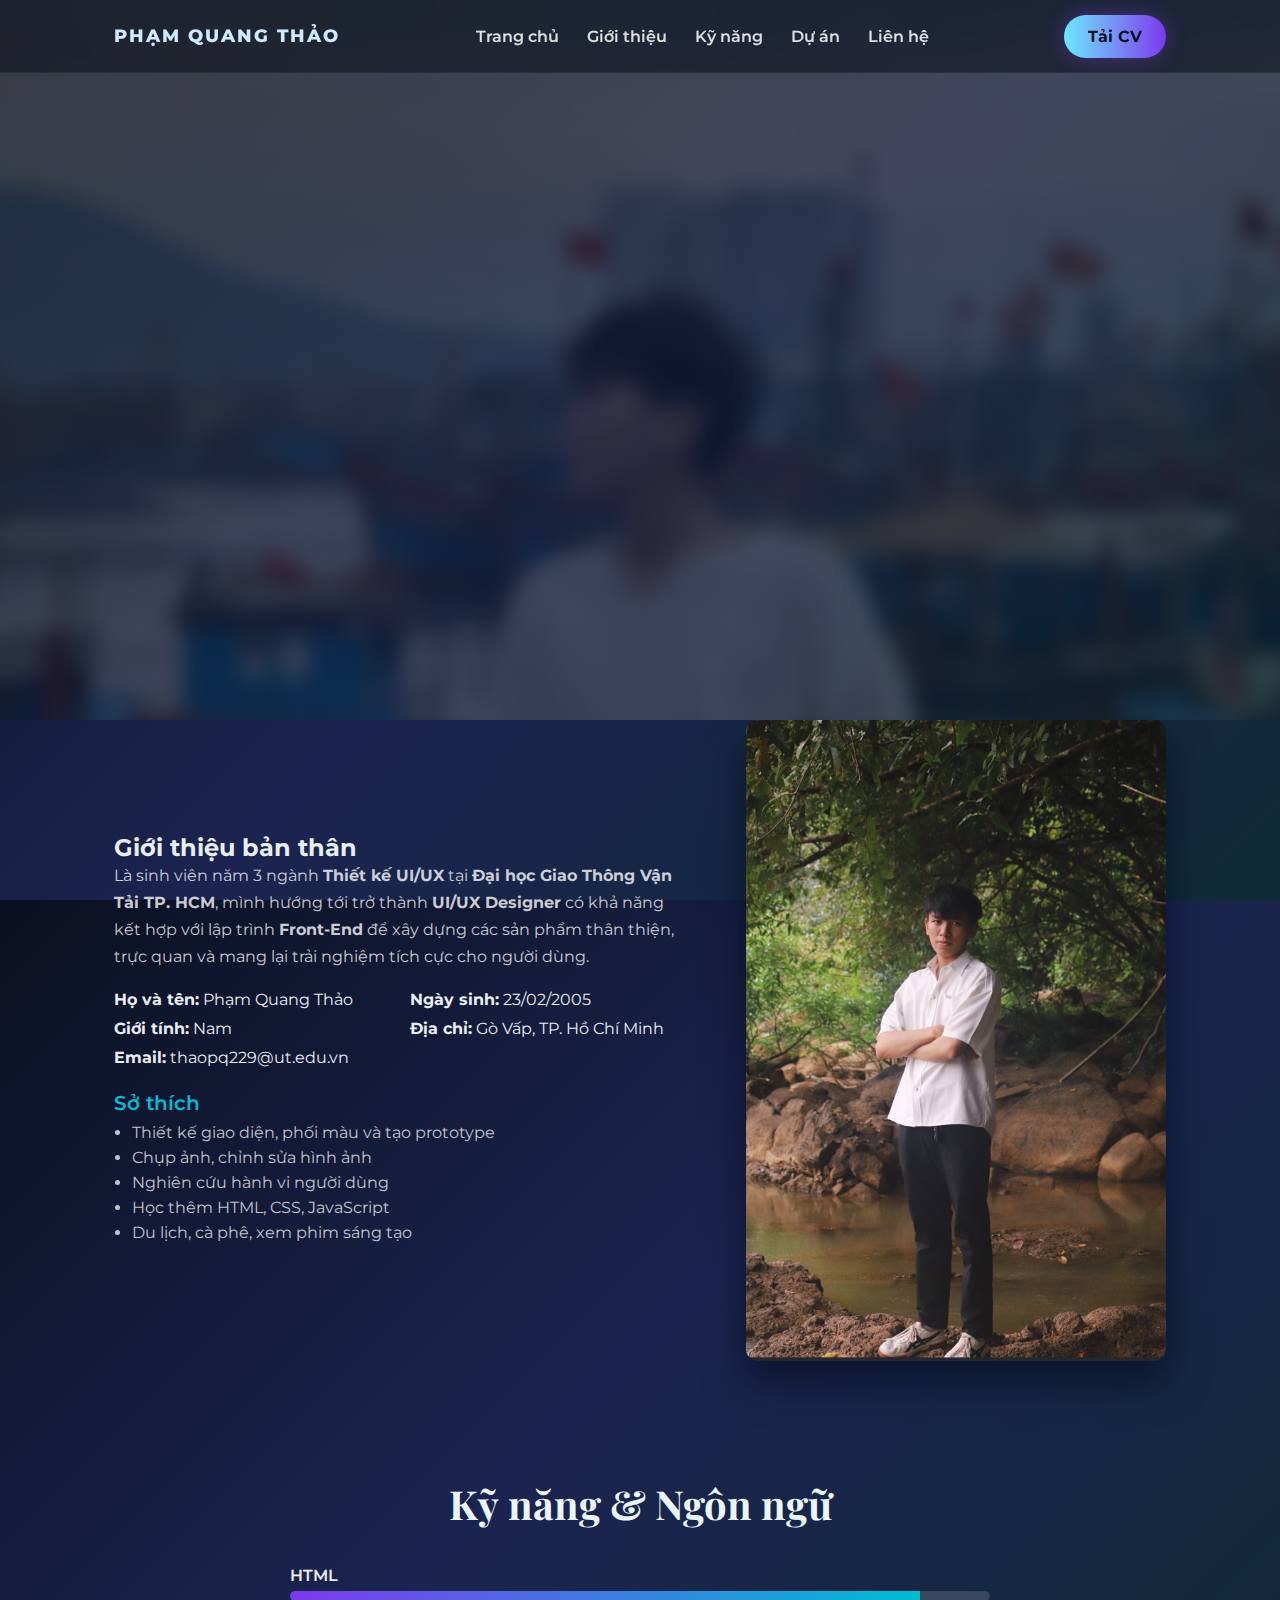
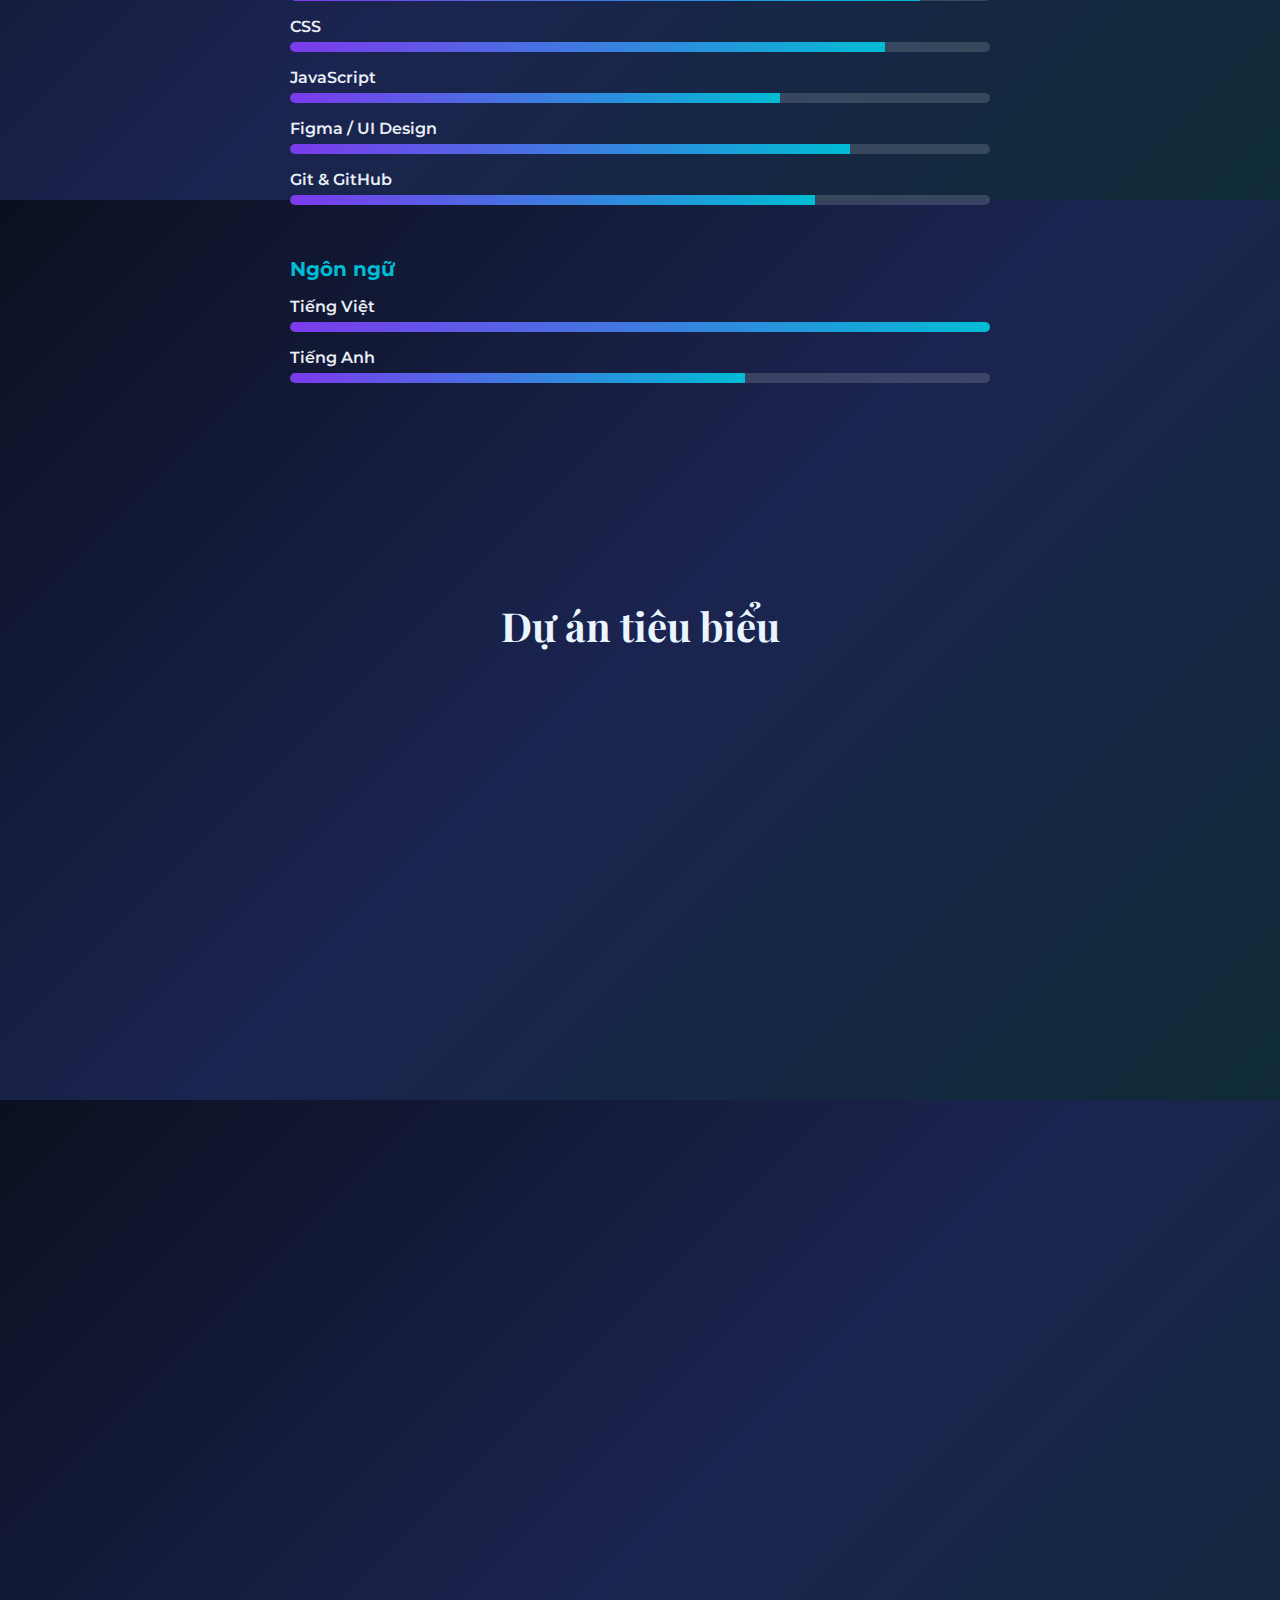
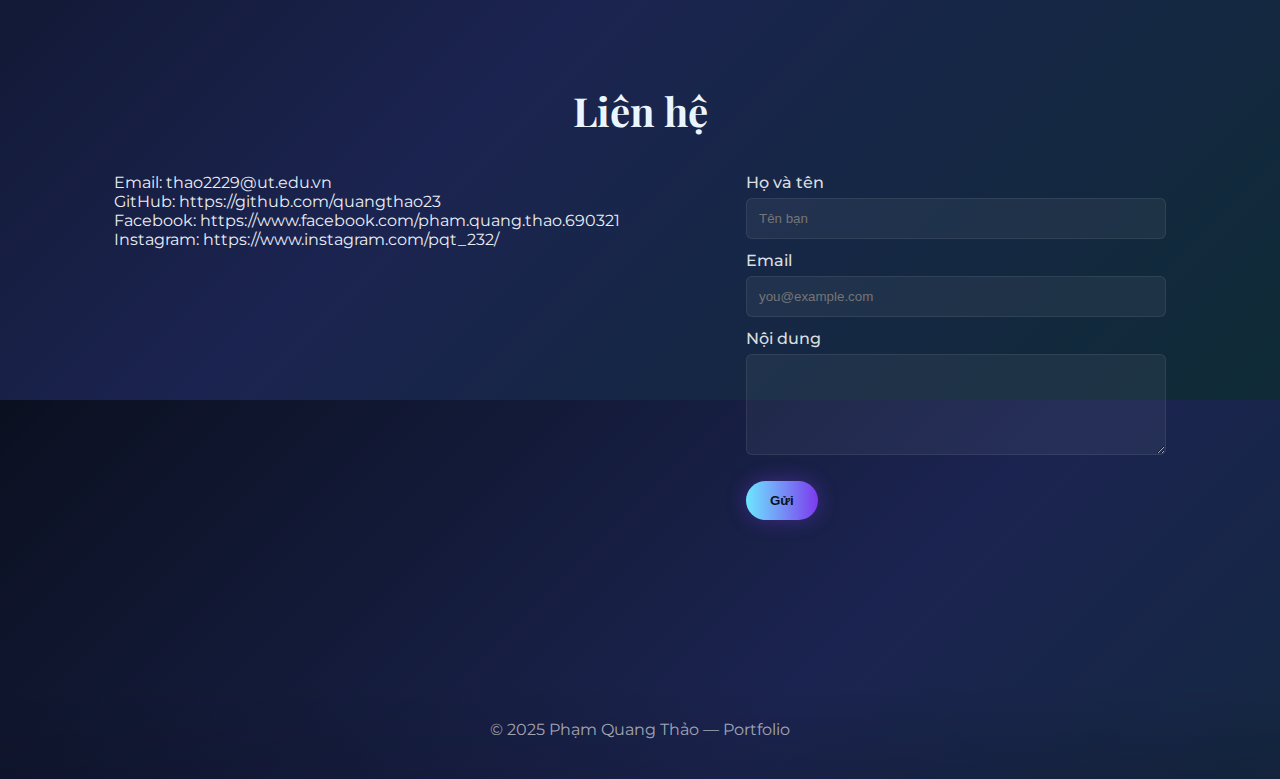
<file: index.html>
<!doctype html>
<html lang="vi">
<head>
  <meta charset="utf-8" />
  <meta name="viewport" content="width=device-width,initial-scale=1" />
  <title>Phạm Quang Thảo — Portfolio</title>
  <link rel="stylesheet" href="style.css">
  <link href="https://fonts.googleapis.com/css2?family=Montserrat:wght@300;400;600;700;800&family=Playfair+Display:wght@600;700&display=swap" rel="stylesheet">
</head>
<body>
  <header class="nav-wrap">
    <nav class="navbar container">
      <div class="brand">PHẠM QUANG THẢO</div>
      <ul class="nav-links">
        <li><a href="#home">Trang chủ</a></li>
        <li><a href="#about">Giới thiệu</a></li>
        <li><a href="#skills">Kỹ năng</a></li>
        <li><a href="#projects">Dự án</a></li>
        <li><a href="#contact">Liên hệ</a></li>
      </ul>
      <a class="primary" href="assets/cv.pdf" target="_blank">Tải CV</a>
    </nav>
  </header>

  <main>
    <section id="home" class="hero">
      <div class="hero-inner container">
        <div class="hero-left">
          <p class="hello">Xin chào, tôi là</p>
          <h1 class="name"><span class="gradient-text">Phạm Quang Thảo</span></h1>
          <p class="subtitle">Front‑End Developer | Sinh viên Đại học GTVT TP. HCM</p>
          <p class="desc">Mong muốn trở thành Front‑End Developer chuyên nghiệp. Yêu thích thiết kế giao diện, responsive và học ReactJS.</p>
          <div class="hero-ctas">
            <a class="primary" href="#">Tải CV</a>
            <a class="link" href="#projects">Xem dự án tiêu biểu →</a>
          </div>

          <div class="socials">
            <a href="#" aria-label="GitHub">GitHub</a>
            <a href="#" aria-label="Instagram">Instagram</a>
            <a href="#" aria-label="Facebook">Facebook</a>
          </div>
        </div>

        <div class="hero-right">
          <div class="avatar-wrap">
            <img src="assets/avarta.jpg" alt="Avatar">
          </div>
        </div>
      </div>
      <div class="bg-overlay" style="background-image: url('assets/avarta.jpg');"></div>
    </section>

<section id="about" class="container about">
  <div class="about-grid">
    <div class="about-left">
      <h2>Giới thiệu bản thân</h2>
      <p class="intro">
        Là sinh viên năm 3 ngành <strong>Thiết kế UI/UX</strong> tại <strong>Đại học Giao Thông Vận Tải TP. HCM</strong>, 
        mình hướng tới trở thành <strong>UI/UX Designer</strong> có khả năng kết hợp với lập trình 
        <strong>Front-End</strong> để xây dựng các sản phẩm thân thiện, trực quan và mang lại trải nghiệm tích cực cho người dùng.
      </p>
      <div class="info-grid">
        <div><strong>Họ và tên:</strong> Phạm Quang Thảo</div>
        <div><strong>Ngày sinh:</strong> 23/02/2005</div>
        <div><strong>Giới tính:</strong> Nam</div>
        <div><strong>Địa chỉ:</strong> Gò Vấp, TP. Hồ Chí Minh</div>
        <div><strong>Email:</strong> thaopq229@ut.edu.vn</div>
      </div>

      <h3 class="subheading">Sở thích</h3>
      <ul class="hobby-list">
        <li>Thiết kế giao diện, phối màu và tạo prototype</li>
        <li>Chụp ảnh, chỉnh sửa hình ảnh</li>
        <li>Nghiên cứu hành vi người dùng</li>
        <li>Học thêm HTML, CSS, JavaScript</li>
        <li>Du lịch, cà phê, xem phim sáng tạo</li>
      </ul>
    </div>

    <div class="about-right">
      <img src="assets/profile-main.png" alt="Profile Image">
    </div>
  </div>
</section>

<section id="skills" class="container skills">
  <h2 class="section-title">Kỹ năng & Ngôn ngữ</h2>
  <div class="skills-wrapper">
    <div class="skill">
      <span>HTML</span>
      <div class="bar"><div class="fill" style="width:90%"></div></div>
    </div>
    <div class="skill">
      <span>CSS</span>
      <div class="bar"><div class="fill" style="width:85%"></div></div>
    </div>
    <div class="skill">
      <span>JavaScript</span>
      <div class="bar"><div class="fill" style="width:70%"></div></div>
    </div>
    <div class="skill">
      <span>Figma / UI Design</span>
      <div class="bar"><div class="fill" style="width:80%"></div></div>
    </div>
    <div class="skill">
      <span>Git & GitHub</span>
      <div class="bar"><div class="fill" style="width:75%"></div></div>
    </div>

    <h3 class="lang-title">Ngôn ngữ</h3>
    <div class="skill">
      <span>Tiếng Việt</span>
      <div class="bar"><div class="fill" style="width:100%"></div></div>
    </div>
    <div class="skill">
      <span>Tiếng Anh</span>
      <div class="bar"><div class="fill" style="width:65%"></div></div>
    </div>
  </div>
</section>


    <section id="projects" class="container projects">
      <h2 class="section-title">Dự án tiêu biểu</h2>
      <div class="project-list">
        <article class="project-card">
          <div class="project-media" style="background-image: url('assets/anh1.webp');"></div>
          <div class="project-info">
            <h3>Personal CV</h3>
            <p>Trang web giới thiệu bản thân, kỹ năng và thông tin cá nhân.</p>
            <p><strong>Công nghệ:</strong> HTML, CSS, JavaScript</p>
            <a class="readmore" href="#">+ Read more</a>
          </div>
        </article>

        <article class="project-card alt">
          <div class="project-info">
            <h3>Mini Portfolio</h3>
            <p>Trang trưng bày sản phẩm cá nhân, responsive bằng Flexbox.</p>
            <p><strong>Công nghệ:</strong> HTML, CSS, Flexbox</p>
            <a class="readmore" href="#">+ Read more</a>
          </div>
          <div class="project-media" style="background-image: url('assets/anh2.jpg');"></div>
        </article>
      </div>
    </section>

    <section id="contact" class="contact container">
      <h2 class="section-title">Liên hệ</h2>
      <div class="contact-grid">
        <div>
          <p>Email: thao2229@ut.edu.vn</p>
          <p>GitHub: https://github.com/quangthao23</p>
          <p>Facebook: https://www.facebook.com/pham.quang.thao.690321</p>
          <p>Instagram: https://www.instagram.com/pqt_232/</p>
        </div>
        <form class="contact-form">
          <label>Họ và tên<input type="text" placeholder="Tên bạn"></label>
          <label>Email<input type="email" placeholder="you@example.com"></label>
          <label>Nội dung<textarea rows="5"></textarea></label>
          <button class="primary" type="submit">Gửi</button>
        </form>
      </div>
    </section>

    <footer class="site-footer">
      <p>© 2025 Phạm Quang Thảo — Portfolio</p>
    </footer>
  </main>

  <script>
    // Simple smooth scroll for nav links
    document.querySelectorAll('.nav-links a, .link').forEach(function(a){
      a.addEventListener('click', function(e){
        if(this.hash){
          e.preventDefault();
          document.querySelector(this.hash).scrollIntoView({behavior:'smooth'});
        }
      });
    });
  </script>
</body>
</html>
</file>
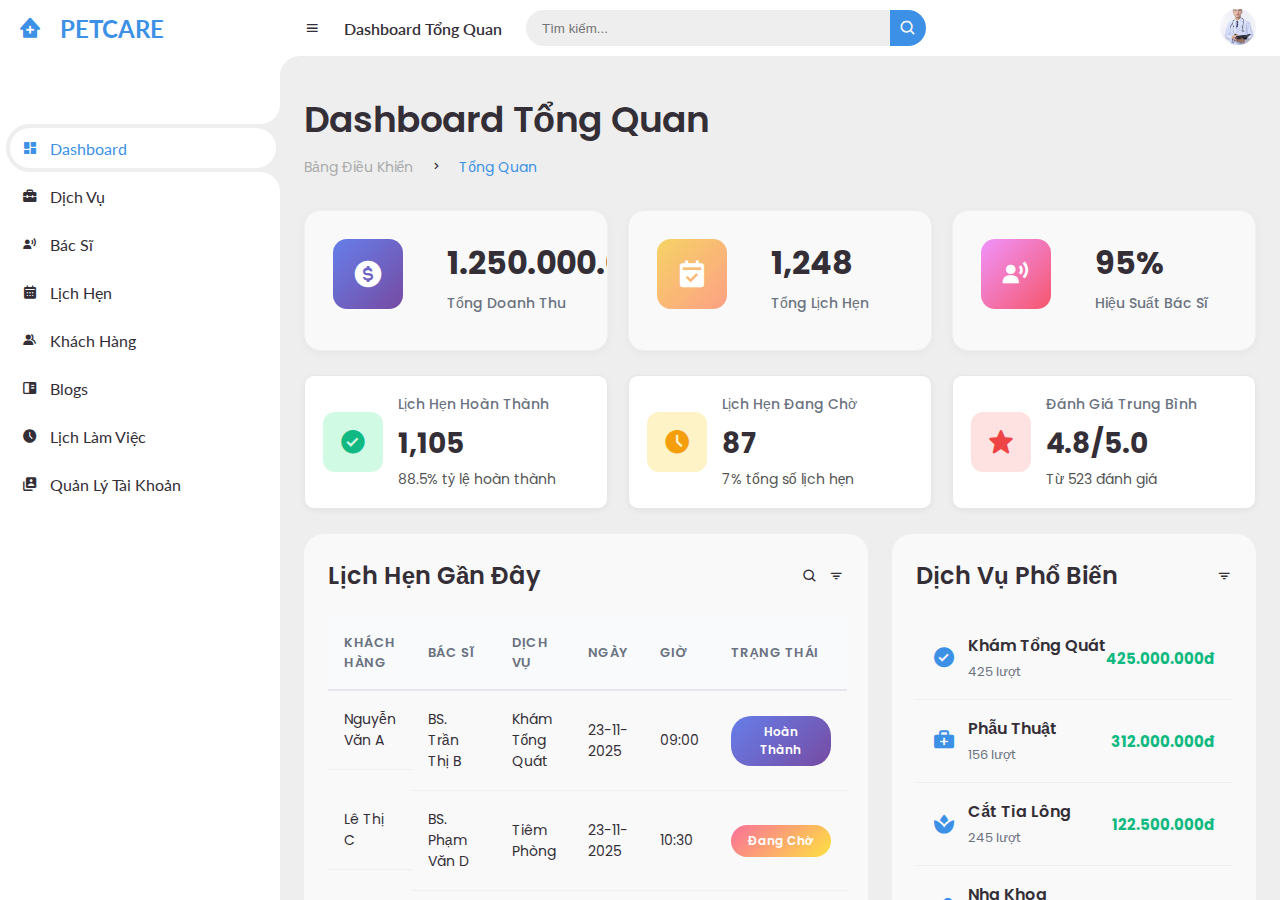
<file: WebAdmin/index.html>
<!DOCTYPE html>
<html lang="vi">
<head>
	<meta charset="UTF-8">
	<meta name="viewport" content="width=device-width, initial-scale=1.0">
	<link href='https://unpkg.com/boxicons@2.0.9/css/boxicons.min.css' rel='stylesheet'>
	<link rel="stylesheet" href="css/style.css">
	<title>Dashboard - Quản Lý Phòng Khám</title>
</head>
<body>

<!-- SIDEBAR -->
<section id="sidebar">
	<a href="#" class="brand">
		<i class='bx bxs-clinic'></i>
		<span class="text">PETCARE</span>
	</a>
	<ul class="side-menu top">
		<li class="active"><a href="index.html"><i class='bx bxs-dashboard'></i><span class="text">Dashboard</span></a></li>
		<li><a href="services.html"><i class='bx bxs-briefcase-alt-2'></i><span class="text">Dịch Vụ</span></a></li>
		<li><a href="doctors.html"><i class='bx bxs-user-voice'></i><span class="text">Bác Sĩ</span></a></li>
		<li><a href="appointments.html"><i class='bx bxs-calendar'></i><span class="text">Lịch Hẹn</span></a></li>
		<li><a href="customers.html"><i class='bx bxs-group'></i><span class="text">Khách Hàng</span></a></li>
		<li><a href="blogs.html"><i class='bx bxs-book-content'></i><span class="text">Blogs</span></a></li>
		<li><a href="schedule.html"><i class='bx bxs-time-five'></i><span class="text">Lịch Làm Việc</span></a></li>
		<li><a href="AccountManagement.html"><i class='bx bxs-user-account'></i><span class="text">Quản Lý Tài Khoản</span></a></li>
	</ul>
</section>

<!-- CONTENT -->
<section id="content">
	<!-- NAVBAR -->
	<nav>
		<i class='bx bx-menu'></i>
		<a class="nav-link">Dashboard Tổng Quan</a>
		<form action="#">
			<div class="form-input">
				<input type="search" placeholder="Tìm kiếm...">
				<button type="submit" class="search-btn"><i class='bx bx-search'></i></button>
			</div>
		</form>
		<input type="checkbox" id="switch-mode" hidden>
		<a href="#" class="profile">
			<img src="img/bs1.jpg" alt="Admin">
		</a>
	</nav>

	<!-- MAIN -->
	<main>
		<!-- HEADER -->
		<div class="head-title">
			<div class="left">
				<h1>Dashboard Tổng Quan</h1>
				<ul class="breadcrumb">
					<li><a href="#">Bảng Điều Khiển</a></li>
					<li><i class='bx bx-chevron-right'></i></li>
					<li><a class="active" href="#">Tổng Quan</a></li>
				</ul>
			</div>
			</div>
		</div>

		<!-- STATISTICS CARDS -->
		<ul class="box-info">
			<li>
				<i class='bx bxs-dollar-circle'></i>
				<span class="text">
					<h3 id="totalRevenue">1.250.000.000đ</h3>
					<p>Tổng Doanh Thu</p>
					<!-- <span class="trend up">
						<i class='bx bx-trending-up'></i> +15% so với tháng trước
					</span> -->
				</span>
			</li>

			<li>
				<i class='bx bxs-calendar-check'></i>
				<span class="text">
					<h3 id="totalAppointments">1,248</h3>
					<p>Tổng Lịch Hẹn</p>
					<!-- <span class="trend up">
						<i class='bx bx-trending-up'></i> +8% so với tháng trước
					</span> -->
				</span>
			</li>

			<li>
				<i class='bx bxs-user-voice'></i>
				<span class="text">
					<h3 id="doctorPerformance">95%</h3>
					<p>Hiệu Suất Bác Sĩ</p>
					<!-- <span class="trend up">
						<i class='bx bx-trending-up'></i> +3% so với tháng trước
					</span> -->
				</span>
			</li>
		</ul>

		<!-- SECONDARY STATS -->
		<div class="stats-grid">
			<div class="stat-card">
				<div class="stat-icon">
					<i class='bx bxs-check-circle'></i>
				</div>
				<div class="stat-content">
					<h4>Lịch Hẹn Hoàn Thành</h4>
					<h2 id="completedAppointments">1,105</h2>
					<p class="stat-detail">88.5% tỷ lệ hoàn thành</p>
				</div>
			</div>

			<div class="stat-card">
				<div class="stat-icon">
					<i class='bx bxs-time-five'></i>
				</div>
				<div class="stat-content">
					<h4>Lịch Hẹn Đang Chờ</h4>
					<h2 id="pendingAppointments">87</h2>
					<p class="stat-detail">7% tổng số lịch hẹn</p>
				</div>
			</div>
			<div class="stat-card">
				<div class="stat-icon">
					<i class='bx bxs-star'></i>
				</div>
				<div class="stat-content">
					<h4>Đánh Giá Trung Bình</h4>
					<h2 id="avgRating">4.8/5.0</h2>
					<p class="stat-detail">Từ 523 đánh giá</p>
				</div>
			</div>
		</div>

		<!-- TABLES SECTION -->
		<div class="table-data">
			<!-- RECENT APPOINTMENTS -->
			<div class="order">
				<div class="head">
					<h3>Lịch Hẹn Gần Đây</h3>
					<div class="head-actions">
						<i class='bx bx-search'></i>
						<i class='bx bx-filter'></i>
					</div>
				</div>
				<table>
					<thead>
						<tr>
							<th>Khách Hàng</th>
							<th>Bác Sĩ</th>
							<th>Dịch Vụ</th>
							<th>Ngày</th>
							<th>Giờ</th>
							<th>Trạng Thái</th>
						</tr>
					</thead>
					<tbody id="recentAppointmentsTable">
						<tr>
							<td>
								<p>Nguyễn Văn A</p>
							</td>
							<td>BS. Trần Thị B</td>
							<td>Khám Tổng Quát</td>
							<td>23-11-2025</td>
							<td>09:00</td>
							<td><span class="status completed">Hoàn Thành</span></td>
						</tr>
						<tr>
							<td>
								<p>Lê Thị C</p>
							</td>
							<td>BS. Phạm Văn D</td>
							<td>Tiêm Phòng</td>
							<td>23-11-2025</td>
							<td>10:30</td>
							<td><span class="status pending">Đang Chờ</span></td>
						</tr>
						<tr>
							<td>
								<p>Hoàng Văn E</p>
							</td>
							<td>BS. Trần Thị B</td>
							<td>Phẫu Thuật</td>
							<td>23-11-2025</td>
							<td>14:00</td>
							<td><span class="status process">Đang Xử Lý</span></td>
						</tr>
						<tr>
							<td>
								<p>Đặng Thị F</p>
							</td>
							<td>BS. Lê Văn G</td>
							<td>Khám Tổng Quát</td>
							<td>22-11-2025</td>
							<td>15:30</td>
							<td><span class="status completed">Hoàn Thành</span></td>
						</tr>
						<tr>
							<td>
								<p>Phan Văn H</p>
							</td>
							<td>BS. Nguyễn Thị I</td>
							<td>Cắt Tỉa Lông</td>
							<td>22-11-2025</td>
							<td>16:00</td>
							<td><span class="status completed">Hoàn Thành</span></td>
						</tr>
					</tbody>
				</table>
				<div class="table-footer">
					<a href="appointments.html" class="view-all">Xem tất cả lịch hẹn →</a>
				</div>
			</div>

			<!-- TOP SERVICES -->
			<div class="todo">
				<div class="head">
					<h3>Dịch Vụ Phổ Biến</h3>
					<i class='bx bx-filter'></i>
				</div>
				<ul class="service-list">
					<li class="service-item">
						<div class="service-info">
							<i class='bx bxs-check-circle'></i>
							<div>
								<p class="service-name">Khám Tổng Quát</p>
								<span class="service-count">425 lượt</span>
							</div>
						</div>
						<span class="service-revenue">425.000.000đ</span>
					<!-- </li>
					<li class="service-item">
						<div class="service-info">
							<i class='bx bxs-injection'></i>
							<div>
								<p class="service-name">Tiêm Phòng</p>
								<span class="service-count">312 lượt</span>
							</div>
						</div>
						<span class="service-revenue">312.000.000đ</span>
					</li> -->
					<li class="service-item">
						<div class="service-info">
							<i class='bx bxs-first-aid'></i>
							<div>
								<p class="service-name">Phẫu Thuật</p>
								<span class="service-count">156 lượt</span>
							</div>
						</div>
						<span class="service-revenue">312.000.000đ</span>
					</li>
					<li class="service-item">
						<div class="service-info">
							<i class='bx bxs-spa'></i>
							<div>
								<p class="service-name">Cắt Tỉa Lông</p>
								<span class="service-count">245 lượt</span>
							</div>
						</div>
						<span class="service-revenue">122.500.000đ</span>
					</li>
					<li class="service-item">
						<div class="service-info">
							<i class='bx bxs-capsule'></i>
							<div>
								<p class="service-name">Nha Khoa</p>
								<span class="service-count">110 lượt</span>
							</div>
						</div>
						<span class="service-revenue">77.000.000đ</span>
					</li>
				</ul>
				<div class="table-footer">
					<a href="services.html" class="view-all">Xem tất cả dịch vụ →</a>
				</div>
			</div>
		</div>

		<!-- DOCTOR PERFORMANCE -->
		<div class="doctor-performance-section">
			<div class="section-header">
				<h3>Hiệu Suất Bác Sĩ</h3>
				<a href="doctors.html" class="view-all">Xem chi tiết →</a>
			</div>
			<div class="doctor-performance-grid">
				<div class="doctor-performance-card">
					<div class="doctor-avatar">
						<img src="img/bs1.jpg" alt="Doctor">
					</div>
					<div class="doctor-info">
						<h4>BS. Nguyễn Văn A</h4>
						<p>Khám Tổng Quát</p>
					</div>
					<div class="doctor-stats">
						<div class="stat-item">
							<span class="stat-label">Lịch hẹn</span>
							<span class="stat-value">285</span>
						</div>
						<div class="stat-item">
							<span class="stat-label">Đánh giá</span>
							<span class="stat-value">4.9⭐</span>
						</div>
						<div class="stat-item">
							<span class="stat-label">Hiệu suất</span>
							<span class="stat-value success">98%</span>
						</div>
					</div>
				</div>

				<div class="doctor-performance-card">
					<div class="doctor-avatar">
						<img src="img/bs2.jpg" alt="Doctor">
					</div>
					<div class="doctor-info">
						<h4>BS. Trần Thị B</h4>
						<p>Tiêm Phòng</p>
					</div>
					<div class="doctor-stats">
						<div class="stat-item">
							<span class="stat-label">Lịch hẹn</span>
							<span class="stat-value">256</span>
						</div>
						<div class="stat-item">
							<span class="stat-label">Đánh giá</span>
							<span class="stat-value">4.8⭐</span>
						</div>
						<div class="stat-item">
							<span class="stat-label">Hiệu suất</span>
							<span class="stat-value success">96%</span>
						</div>
					</div>
				</div>

				<div class="doctor-performance-card">
					<div class="doctor-avatar">
						<img src="img/bs4.jpg" alt="Doctor">
					</div>
					<div class="doctor-info">
						<h4>BS. Lê Văn C</h4>
						<p>Phẫu Thuật</p>
					</div>
					<div class="doctor-stats">
						<div class="stat-item">
							<span class="stat-label">Lịch hẹn</span>
							<span class="stat-value">198</span>
						</div>
						<div class="stat-item">
							<span class="stat-label">Đánh giá</span>
							<span class="stat-value">4.7⭐</span>
						</div>
						<div class="stat-item">
							<span class="stat-label">Hiệu suất</span>
							<span class="stat-value success">92%</span>
						</div>
					</div>
				</div>

				<div class="doctor-performance-card">
					<div class="doctor-avatar">
						<img src="img/bs3.jpg" alt="Doctor">
					</div>
					<div class="doctor-info">
						<h4>BS. Phạm Thị D</h4>
						<p>Nha Khoa</p>
					</div>
					<div class="doctor-stats">
						<div class="stat-item">
							<span class="stat-label">Lịch hẹn</span>
							<span class="stat-value">167</span>
						</div>
						<div class="stat-item">
							<span class="stat-label">Đánh giá</span>
							<span class="stat-value">4.6⭐</span>
						</div>
						<div class="stat-item">
							<span class="stat-label">Hiệu suất</span>
							<span class="stat-value success">90%</span>
						</div>
					</div>
				</div>
			</div>
		</div>
	</main>
</section>

<script src="js/script.js"></script>
<script>
// Toggle Sidebar
const menuBar = document.querySelector('#content nav .bx.bx-menu');
const sidebar = document.getElementById('sidebar');

menuBar.addEventListener('click', function () {
	sidebar.classList.toggle('hide');
});

// Dark Mode
const switchMode = document.getElementById('switch-mode');
if (switchMode) {
	switchMode.addEventListener('change', function () {
		document.body.classList.toggle('dark');
	});
}

// Date Range Filter
const dateRange = document.getElementById('dateRange');
dateRange.addEventListener('change', function() {
	const range = this.value;
	updateDashboardData(range);
});

function updateDashboardData(range) {
	// Simulate data update based on date range
	console.log('Updating dashboard for range:', range);
	// Here you would typically fetch data from your backend
}

// Format currency
function formatCurrency(amount) {
	return new Intl.NumberFormat('vi-VN', {
		style: 'currency',
		currency: 'VND'
	}).format(amount);
}

// Initialize dashboard
document.addEventListener('DOMContentLoaded', function() {
	console.log('Dashboard loaded successfully');
});
</script>
</body>
</html>
</file>
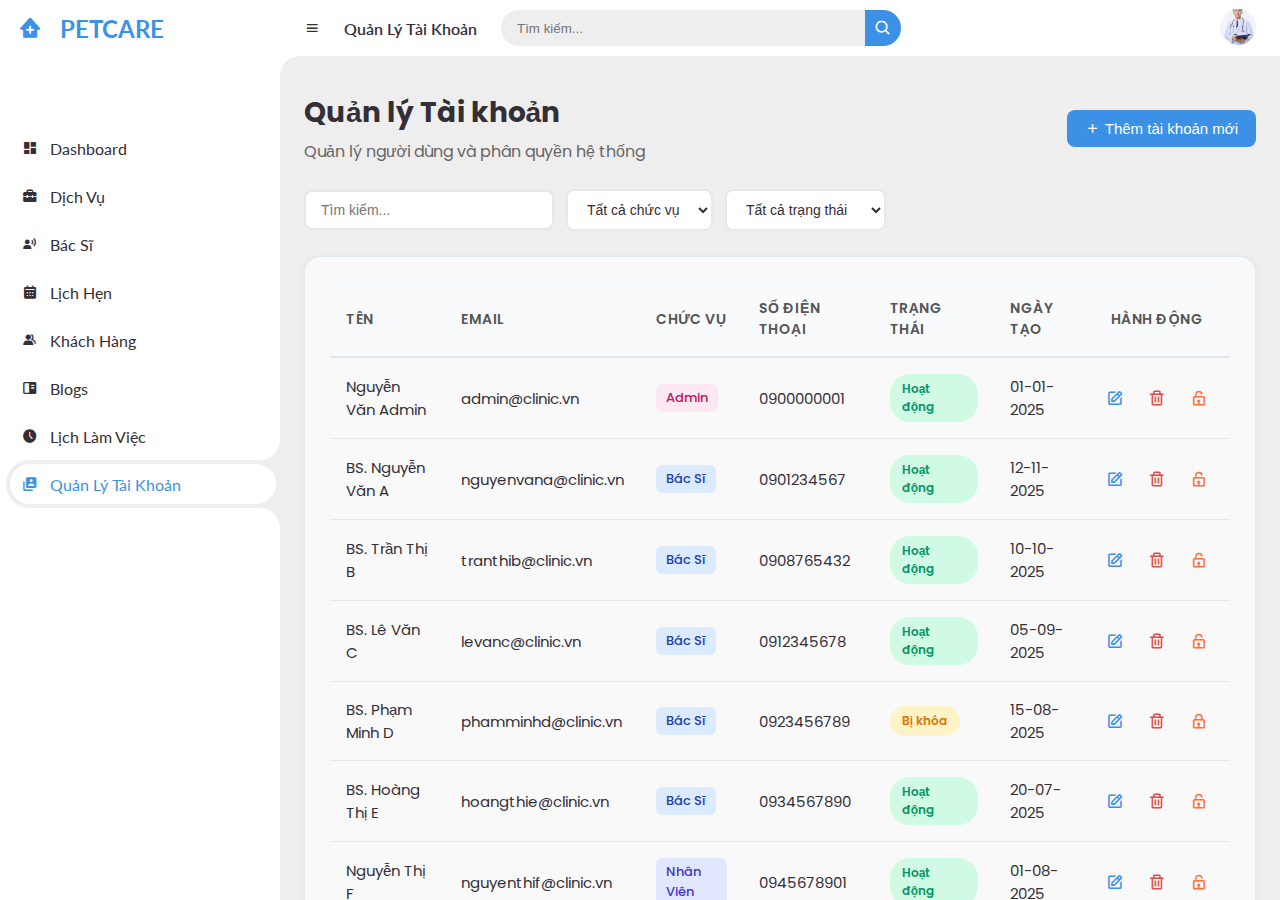
<file: WebAdmin/AccountManagement.html>
<!DOCTYPE html>
<html lang="en">
<head>
	<meta charset="UTF-8">
	<meta name="viewport" content="width=device-width, initial-scale=1.0">
	<link href='https://unpkg.com/boxicons@2.0.9/css/boxicons.min.css' rel='stylesheet'>
	<link rel="stylesheet" href="https://fonts.googleapis.com/css2?family=Material+Symbols+Outlined:opsz,wght,FILL,GRAD@20..48,100..700,0..1,-50..200">
	<link rel="stylesheet" href="css/style.css">
	<title>Quản Lý Tài Khoản - Clinic Admin</title>
</head>
<body>

<!-- SIDEBAR -->
<section id="sidebar">
	<a href="#" class="brand">
		<i class='bx bxs-clinic'></i>
		<span class="text">PETCARE</span>
	</a>
	<ul class="side-menu top">
		<li><a href="index.html"><i class='bx bxs-dashboard'></i><span class="text">Dashboard</span></a></li>
		<li><a href="services.html"><i class='bx bxs-briefcase-alt-2'></i><span class="text">Dịch Vụ</span></a></li>
		<li><a href="doctors.html"><i class='bx bxs-user-voice'></i><span class="text">Bác Sĩ</span></a></li>
		<li><a href="appointments.html"><i class='bx bxs-calendar'></i><span class="text">Lịch Hẹn</span></a></li>
		<li><a href="customers.html"><i class='bx bxs-group'></i><span class="text">Khách Hàng</span></a></li>
		<li><a href="blogs.html"><i class='bx bxs-book-content'></i><span class="text">Blogs</span></a></li>
		<li><a href="schedule.html"><i class='bx bxs-time-five'></i><span class="text">Lịch Làm Việc</span></a></li>
		<li class="active"><a href="AccountManagement.html"><i class='bx bxs-user-account'></i><span class="text">Quản Lý Tài Khoản</span></a></li>
	</ul>
</section>

<!-- CONTENT -->
<section id="content">
	<!-- NAVBAR -->
	<nav>
		<i class='bx bx-menu'></i>
		<a href="#" class="nav-link">Quản Lý Tài Khoản</a>
		<form action="#">
			<div class="form-input">
				<input type="search" placeholder="Tìm kiếm...">
				<button type="submit" class="search-btn"><i class='bx bx-search'></i></button>
			</div>
		</form>
		<input type="checkbox" id="switch-mode" hidden>
		<!-- <a href="#" class="notification">
			<i class='bx bxs-bell'></i>
			<span class="num">8</span>
		</a> -->
		<a href="#" class="profile">
			<img src="img/bs1.jpg" alt="Profile">
		</a>
	</nav>

	<!-- MAIN -->
	<main>
		<!-- HEADER -->
		<div class="account-header">
			<div>
				<h1>Quản lý Tài khoản</h1>
				<p style="color: #666; margin-top: 5px;">Quản lý người dùng và phân quyền hệ thống</p>
			</div>
			<button class="add-btn" id="btnAddUser">
				<i class='bx bx-plus'></i>
				Thêm tài khoản mới
			</button>
		</div>

		<!-- FILTERS -->
		<div class="account-filters">
			<input type="text" class="search-input" id="searchInput" placeholder="Tìm kiếm...">
			<select class="filter-select" id="filterRole">
				<option value="">Tất cả chức vụ</option>
				<option value="admin">Admin</option>
				<option value="doctor">Bác Sĩ</option>
				<option value="staff">Nhân Viên</option>
			</select>
			<select class="filter-select" id="filterStatus">
				<option value="">Tất cả trạng thái</option>
				<option value="active">Hoạt động</option>
				<option value="inactive">Không hoạt động</option>
				<option value="locked">Bị khóa</option>
			</select>
		</div>

		<!-- TABLE -->
		<div class="table-wrapper">
			<table id="userTable">
				<thead>
					<tr>
						<th>TÊN</th>
						<th>EMAIL</th>
						<th>CHỨC VỤ</th>
						<th>SỐ ĐIỆN THOẠI</th>
						<th>TRẠNG THÁI</th>
						<th>NGÀY TẠO</th>
						<th style="text-align: center;">HÀNH ĐỘNG</th>
					</tr>
				</thead>
				<tbody id="userTableBody">
					<!-- ADMIN -->
					<tr data-id="1">
						<td>Nguyễn Văn Admin</td>
						<td>admin@clinic.vn</td>
						<td><span class="user-role admin">Admin</span></td>
						<td>0900000001</td>
						<td><span class="user-status active">Hoạt động</span></td>
						<td>01-01-2025</td>
						<td>
							<div class="user-actions">
								<i class='bx bx-edit' title="Chỉnh sửa"></i>
								<i class='bx bx-trash' title="Xóa"></i>
								<i class='bx bx-lock-open' title="Khóa tài khoản"></i>
							</div>
						</td>
					</tr>

					<!-- BÁC SĨ -->
					<tr data-id="2">
						<td>BS. Nguyễn Văn A</td>
						<td>nguyenvana@clinic.vn</td>
						<td><span class="user-role doctor">Bác Sĩ</span></td>
						<td>0901234567</td>
						<td><span class="user-status active">Hoạt động</span></td>
						<td>12-11-2025</td>
						<td>
							<div class="user-actions">
								<i class='bx bx-edit' title="Chỉnh sửa"></i>
								<i class='bx bx-trash' title="Xóa"></i>
								<i class='bx bx-lock-open' title="Khóa tài khoản"></i>
							</div>
						</td>
					</tr>

					<tr data-id="3">
						<td>BS. Trần Thị B</td>
						<td>tranthib@clinic.vn</td>
						<td><span class="user-role doctor">Bác Sĩ</span></td>
						<td>0908765432</td>
						<td><span class="user-status active">Hoạt động</span></td>
						<td>10-10-2025</td>
						<td>
							<div class="user-actions">
								<i class='bx bx-edit' title="Chỉnh sửa"></i>
								<i class='bx bx-trash' title="Xóa"></i>
								<i class='bx bx-lock-open' title="Khóa tài khoản"></i>
							</div>
						</td>
					</tr>

					<tr data-id="4">
						<td>BS. Lê Văn C</td>
						<td>levanc@clinic.vn</td>
						<td><span class="user-role doctor">Bác Sĩ</span></td>
						<td>0912345678</td>
						<td><span class="user-status active">Hoạt động</span></td>
						<td>05-09-2025</td>
						<td>
							<div class="user-actions">
								<i class='bx bx-edit' title="Chỉnh sửa"></i>
								<i class='bx bx-trash' title="Xóa"></i>
								<i class='bx bx-lock-open' title="Khóa tài khoản"></i>
							</div>
						</td>
					</tr>

					<tr data-id="5">
						<td>BS. Phạm Minh D</td>
						<td>phamminhd@clinic.vn</td>
						<td><span class="user-role doctor">Bác Sĩ</span></td>
						<td>0923456789</td>
						<td><span class="user-status locked">Bị khóa</span></td>
						<td>15-08-2025</td>
						<td>
							<div class="user-actions">
								<i class='bx bx-edit' title="Chỉnh sửa"></i>
								<i class='bx bx-trash' title="Xóa"></i>
								<i class='bx bx-lock' title="Mở khóa tài khoản"></i>
							</div>
						</td>
					</tr>

					<tr data-id="6">
						<td>BS. Hoàng Thị E</td>
						<td>hoangthie@clinic.vn</td>
						<td><span class="user-role doctor">Bác Sĩ</span></td>
						<td>0934567890</td>
						<td><span class="user-status active">Hoạt động</span></td>
						<td>20-07-2025</td>
						<td>
							<div class="user-actions">
								<i class='bx bx-edit' title="Chỉnh sửa"></i>
								<i class='bx bx-trash' title="Xóa"></i>
								<i class='bx bx-lock-open' title="Khóa tài khoản"></i>
							</div>
						</td>
					</tr>

					<!-- NHÂN VIÊN -->
					<tr data-id="7">
						<td>Nguyễn Thị F</td>
						<td>nguyenthif@clinic.vn</td>
						<td><span class="user-role staff">Nhân Viên</span></td>
						<td>0945678901</td>
						<td><span class="user-status active">Hoạt động</span></td>
						<td>01-08-2025</td>
						<td>
							<div class="user-actions">
								<i class='bx bx-edit' title="Chỉnh sửa"></i>
								<i class='bx bx-trash' title="Xóa"></i>
								<i class='bx bx-lock-open' title="Khóa tài khoản"></i>
							</div>
						</td>
					</tr>

					<tr data-id="8">
						<td>Trần Văn G</td>
						<td>tranvang@clinic.vn</td>
						<td><span class="user-role staff">Nhân Viên</span></td>
						<td>0956789012</td>
						<td><span class="user-status active">Hoạt động</span></td>
						<td>15-07-2025</td>
						<td>
							<div class="user-actions">
								<i class='bx bx-edit' title="Chỉnh sửa"></i>
								<i class='bx bx-trash' title="Xóa"></i>
								<i class='bx bx-lock-open' title="Khóa tài khoản"></i>
							</div>
						</td>
					</tr>

					<tr data-id="9">
						<td>Lê Thị H</td>
						<td>lethih@clinic.vn</td>
						<td><span class="user-role staff">Nhân Viên</span></td>
						<td>0967890123</td>
						<td><span class="user-status inactive">Không hoạt động</span></td>
						<td>20-06-2025</td>
						<td>
							<div class="user-actions">
								<i class='bx bx-edit' title="Chỉnh sửa"></i>
								<i class='bx bx-trash' title="Xóa"></i>
								<i class='bx bx-lock' title="Mở khóa tài khoản"></i>
							</div>
						</td>
					</tr>

					<tr data-id="10">
						<td>Phạm Văn I</td>
						<td>phamvani@clinic.vn</td>
						<td><span class="user-role staff">Nhân Viên</span></td>
						<td>0978901234</td>
						<td><span class="user-status active">Hoạt động</span></td>
						<td>05-06-2025</td>
						<td>
							<div class="user-actions">
								<i class='bx bx-edit' title="Chỉnh sửa"></i>
								<i class='bx bx-trash' title="Xóa"></i>
								<i class='bx bx-lock-open' title="Khóa tài khoản"></i>
							</div>
						</td>
					</tr>

					<tr data-id="11">
						<td>Hoàng Thị K</td>
						<td>hoangthik@clinic.vn</td>
						<td><span class="user-role staff">Nhân Viên</span></td>
						<td>0989012345</td>
						<td><span class="user-status active">Hoạt động</span></td>
						<td>10-05-2025</td>
						<td>
							<div class="user-actions">
								<i class='bx bx-edit' title="Chỉnh sửa"></i>
								<i class='bx bx-trash' title="Xóa"></i>
								<i class='bx bx-lock-open' title="Khóa tài khoản"></i>
							</div>
						</td>
					</tr>

					<tr data-id="12">
						<td>Đặng Văn L</td>
						<td>dangvanl@clinic.vn</td>
						<td><span class="user-role staff">Nhân Viên</span></td>
						<td>0990123456</td>
						<td><span class="user-status locked">Bị khóa</span></td>
						<td>01-05-2025</td>
						<td>
							<div class="user-actions">
								<i class='bx bx-edit' title="Chỉnh sửa"></i>
								<i class='bx bx-trash' title="Xóa"></i>
								<i class='bx bx-lock' title="Mở khóa tài khoản"></i>
							</div>
						</td>
					</tr>
				</tbody>
			</table>
		</div>
	</main>
</section>

<!-- USER MODAL -->
<div id="userModal">
	<div class="modal-content">
		<h2 id="userModalTitle">Thêm Tài Khoản Mới</h2>
		<form id="userForm">
			<div class="form-row">
				<div>
					<label for="userName">Họ và Tên *</label>
					<input type="text" id="userName" required placeholder="VD: Nguyễn Văn A">
				</div>
				<div>
					<label for="userRole">Chức vụ *</label>
					<select id="userRole" required>
						<option value="">Chọn chức vụ</option>
						<option value="admin">Admin</option>
						<option value="doctor">Bác Sĩ</option>
						<option value="staff">Nhân Viên</option>
					</select>
				</div>
			</div>

			<label for="userEmail">Email *</label>
			<input type="email" id="userEmail" required placeholder="example@clinic.vn">

			<div class="form-row">
				<div>
					<label for="userPhone">Số điện thoại *</label>
					<input type="tel" id="userPhone" required placeholder="09xxxxxxxx">
				</div>
				<div>
					<label for="userStatus">Trạng thái *</label>
					<select id="userStatus" required>
						<option value="active">Hoạt động</option>
						<option value="inactive">Không hoạt động</option>
						<option value="locked">Bị khóa</option>
					</select>
				</div>
			</div>

			<label for="userPassword">Mật khẩu *</label>
			<input type="password" id="userPassword" required placeholder="Nhập mật khẩu">

			<div class="modal-actions">
				<button type="button" class="btn-cancel-user" id="btnCancelUser">Hủy</button>
				<button type="submit" class="btn-save-user">Lưu</button>
			</div>
		</form>
	</div>
</div>

<script>
// Toggle Sidebar
const menuBar = document.querySelector('#content nav .bx.bx-menu');
const sidebar = document.getElementById('sidebar');

menuBar.addEventListener('click', function () {
	sidebar.classList.toggle('hide');
});

// Search and Filter functionality
const searchInput = document.getElementById('searchInput');
const filterRole = document.getElementById('filterRole');
const filterStatus = document.getElementById('filterStatus');
const tableBody = document.getElementById('userTableBody');

function filterTable() {
	const searchValue = searchInput.value.toLowerCase();
	const roleValue = filterRole.value.toLowerCase();
	const statusValue = filterStatus.value.toLowerCase();
	const rows = tableBody.getElementsByTagName('tr');

	for (let row of rows) {
		const name = row.cells[0].textContent.toLowerCase();
		const email = row.cells[1].textContent.toLowerCase();
		const phone = row.cells[3].textContent.toLowerCase();
		const roleText = row.cells[2].querySelector('.user-role').className.toLowerCase();
		const statusText = row.cells[4].querySelector('.user-status').className.toLowerCase();

		const matchSearch = name.includes(searchValue) || email.includes(searchValue) || phone.includes(searchValue);
		const matchRole = !roleValue || roleText.includes(roleValue);
		const matchStatus = !statusValue || statusText.includes(statusValue);

		if (matchSearch && matchRole && matchStatus) {
			row.style.display = '';
		} else {
			row.style.display = 'none';
		}
	}
}

searchInput.addEventListener('input', filterTable);
filterRole.addEventListener('change', filterTable);
filterStatus.addEventListener('change', filterTable);

// Modal functionality
const userModal = document.getElementById('userModal');
const btnAddUser = document.getElementById('btnAddUser');
const btnCancelUser = document.getElementById('btnCancelUser');
const userForm = document.getElementById('userForm');
const userModalTitle = document.getElementById('userModalTitle');
let editingRowId = null;

btnAddUser.addEventListener('click', function() {
	userModalTitle.textContent = 'Thêm Tài Khoản Mới';
	userForm.reset();
	editingRowId = null;
	userModal.style.display = 'flex';
});

btnCancelUser.addEventListener('click', function() {
	userModal.style.display = 'none';
});

// Close modal when clicking outside
userModal.addEventListener('click', function(e) {
	if (e.target === userModal) {
		userModal.style.display = 'none';
	}
});

// Form submit
userForm.addEventListener('submit', function(e) {
	e.preventDefault();
	
	const name = document.getElementById('userName').value;
	const email = document.getElementById('userEmail').value;
	const role = document.getElementById('userRole').value;
	const phone = document.getElementById('userPhone').value;
	const status = document.getElementById('userStatus').value;

	const roleMap = {
		'admin': 'Admin',
		'doctor': 'Bác Sĩ',
		'staff': 'Nhân Viên'
	};

	const statusMap = {
		'active': 'Hoạt động',
		'inactive': 'Không hoạt động',
		'locked': 'Bị khóa'
	};

	const today = new Date();
	const formattedDate = `${String(today.getDate()).padStart(2, '0')}-${String(today.getMonth() + 1).padStart(2, '0')}-${today.getFullYear()}`;

	if (editingRowId) {
		// Update existing row
		const row = document.querySelector(`tr[data-id="${editingRowId}"]`);
		row.cells[0].textContent = name;
		row.cells[1].textContent = email;
		row.cells[2].innerHTML = `<span class="user-role ${role}">${roleMap[role]}</span>`;
		row.cells[3].textContent = phone;
		row.cells[4].innerHTML = `<span class="user-status ${status}">${statusMap[status]}</span>`;
		alert('Cập nhật tài khoản thành công!');
	} else {
		// Add new row
		const newId = tableBody.getElementsByTagName('tr').length + 1;
		const newRow = document.createElement('tr');
		newRow.setAttribute('data-id', newId);
		newRow.innerHTML = `
			<td>${name}</td>
			<td>${email}</td>
			<td><span class="user-role ${role}">${roleMap[role]}</span></td>
			<td>${phone}</td>
			<td><span class="user-status ${status}">${statusMap[status]}</span></td>
			<td>${formattedDate}</td>
			<td>
				<div class="user-actions">
					<i class='bx bx-edit' title="Chỉnh sửa"></i>
					<i class='bx bx-trash' title="Xóa"></i>
					<i class='bx ${status === 'active' ? 'bx-lock-open' : 'bx-lock'}' title="${status === 'active' ? 'Khóa' : 'Mở khóa'} tài khoản"></i>
				</div>
			</td>
		`;
		tableBody.appendChild(newRow);
		alert('Thêm tài khoản mới thành công!');
	}

	userModal.style.display = 'none';
	userForm.reset();
});

// Event delegation for user actions
tableBody.addEventListener('click', function(e) {
	const target = e.target;
	const row = target.closest('tr');
	
	if (!row) return;
	
	const rowId = row.getAttribute('data-id');
	
	// Edit
	if (target.classList.contains('bx-edit')) {
		editingRowId = rowId;
		userModalTitle.textContent = 'Chỉnh Sửa Tài Khoản';
		
		const cells = row.cells;
		document.getElementById('userName').value = cells[0].textContent;
		document.getElementById('userEmail').value = cells[1].textContent;
		
		const roleClass = cells[2].querySelector('.user-role').className;
		if (roleClass.includes('admin')) document.getElementById('userRole').value = 'admin';
		else if (roleClass.includes('doctor')) document.getElementById('userRole').value = 'doctor';
		else if (roleClass.includes('staff')) document.getElementById('userRole').value = 'staff';
		
		document.getElementById('userPhone').value = cells[3].textContent;
		
		const statusClass = cells[4].querySelector('.user-status').className;
		if (statusClass.includes('active')) document.getElementById('userStatus').value = 'active';
		else if (statusClass.includes('inactive')) document.getElementById('userStatus').value = 'inactive';
		else if (statusClass.includes('locked')) document.getElementById('userStatus').value = 'locked';
		
		userModal.style.display = 'flex';
	}
	
	// Delete
	if (target.classList.contains('bx-trash')) {
		if (confirm('Bạn có chắc chắn muốn xóa tài khoản này?')) {
			row.remove();
			alert('Tài khoản đã được xóa!');
		}
	}
	
	// Toggle Lock
	if (target.classList.contains('bx-lock') || target.classList.contains('bx-lock-open')) {
		const statusSpan = row.cells[4].querySelector('.user-status');
		const isActive = statusSpan.classList.contains('active');
		
		if (confirm(`Bạn có muốn ${isActive ? 'khóa' : 'mở khóa'} tài khoản này?`)) {
			if (isActive) {
				statusSpan.className = 'user-status locked';
				statusSpan.textContent = 'Bị khóa';
				target.className = 'bx bx-lock';
				target.title = 'Mở khóa tài khoản';
			} else {
				statusSpan.className = 'user-status active';
				statusSpan.textContent = 'Hoạt động';
				target.className = 'bx bx-lock-open';
				target.title = 'Khóa tài khoản';
			}
			alert('Trạng thái đã được cập nhật!');
		}
	}
});

// Dark mode toggle
const switchMode = document.getElementById('switch-mode');
if (switchMode) {
	switchMode.addEventListener('change', function () {
		document.body.classList.toggle('dark');
	});
}
</script>
</body>
</html>
</file>
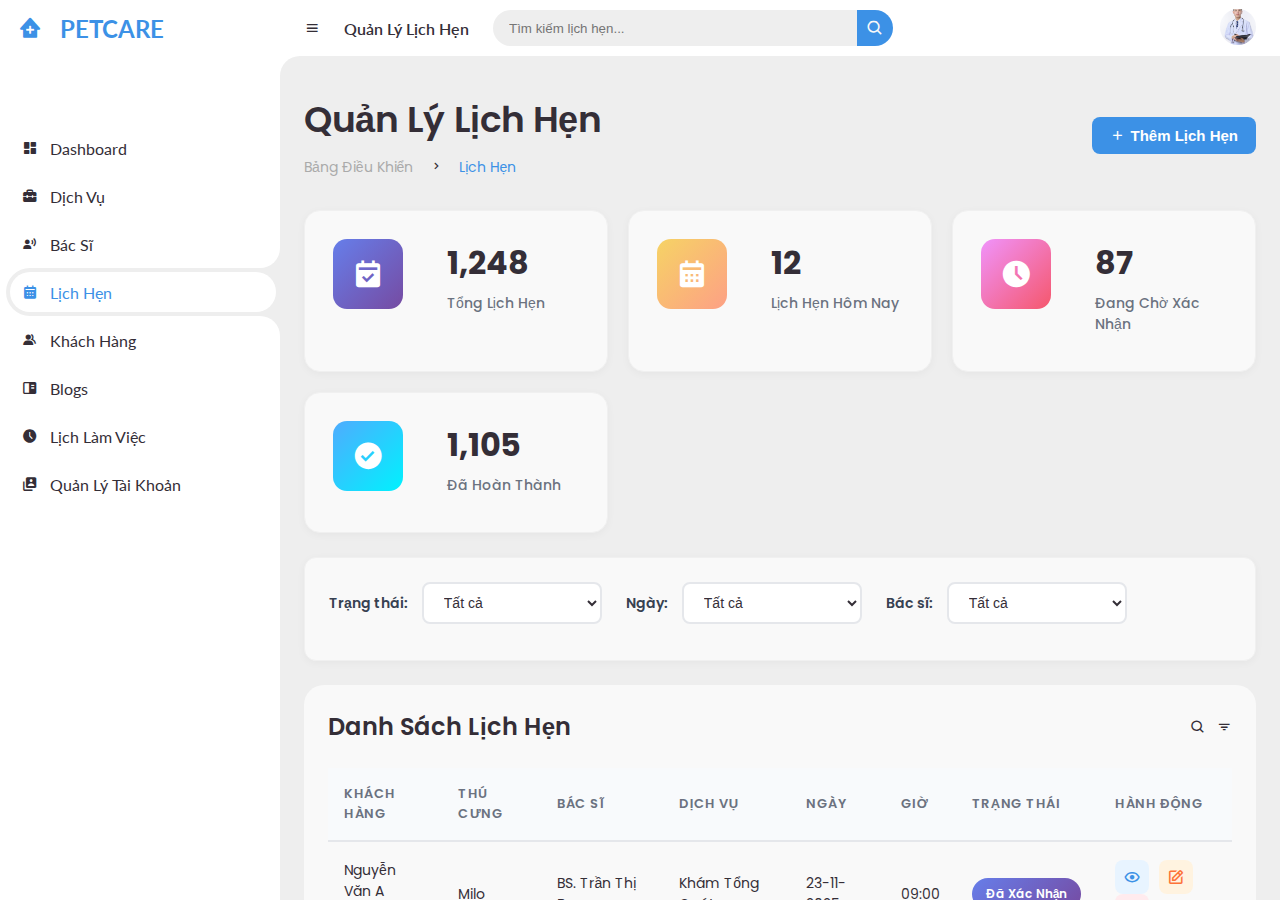
<file: WebAdmin/appointments.html>
<!DOCTYPE html>
<html lang="vi">
<head>
	<meta charset="UTF-8">
	<meta name="viewport" content="width=device-width, initial-scale=1.0">
	<link href='https://unpkg.com/boxicons@2.0.9/css/boxicons.min.css' rel='stylesheet'>
	<link rel="stylesheet" href="css/style.css">
	<title>Lịch Hẹn - Quản Lý Phòng Khám</title>
</head>
<body>

<!-- SIDEBAR -->
<section id="sidebar">
	<a href="#" class="brand">
		<i class='bx bxs-clinic'></i>
		<span class="text">PETCARE</span>
	</a>
	<ul class="side-menu top">
		<li><a href="index.html"><i class='bx bxs-dashboard'></i><span class="text">Dashboard</span></a></li>
		<li><a href="services.html"><i class='bx bxs-briefcase-alt-2'></i><span class="text">Dịch Vụ</span></a></li>
		<li><a href="doctors.html"><i class='bx bxs-user-voice'></i><span class="text">Bác Sĩ</span></a></li>
		<li class="active"><a href="appointments.html"><i class='bx bxs-calendar'></i><span class="text">Lịch Hẹn</span></a></li>
		<li><a href="customers.html"><i class='bx bxs-group'></i><span class="text">Khách Hàng</span></a></li>
		<li><a href="blogs.html"><i class='bx bxs-book-content'></i><span class="text">Blogs</span></a></li>
		<li><a href="schedule.html"><i class='bx bxs-time-five'></i><span class="text">Lịch Làm Việc</span></a></li>
		<li><a href="AccountManagement.html"><i class='bx bxs-user-account'></i><span class="text">Quản Lý Tài Khoản</span></a></li>
	</ul>
</section>

<!-- CONTENT -->
<section id="content">
	<!-- NAVBAR -->
	<nav>
		<i class='bx bx-menu'></i>
		<a class="nav-link">Quản Lý Lịch Hẹn</a>
		<form action="#">
			<div class="form-input">
				<input type="search" placeholder="Tìm kiếm lịch hẹn...">
				<button type="submit" class="search-btn"><i class='bx bx-search'></i></button>
			</div>
		</form>
		<input type="checkbox" id="switch-mode" hidden>
		<!-- <a href="#" class="notification">
			<i class='bx bxs-bell'></i>
			<span class="num">5</span>
		</a> -->
		<a href="#" class="profile">
			<img src="img/bs1.jpg" alt="Admin">
		</a>
	</nav>

	<!-- MAIN -->
	<main>
		<!-- HEADER -->
		<div class="head-title">
			<div class="left">
				<h1>Quản Lý Lịch Hẹn</h1>
				<ul class="breadcrumb">
					<li><a href="index.html">Bảng Điều Khiển</a></li>
					<li><i class='bx bx-chevron-right'></i></li>
					<li><a class="active" href="#">Lịch Hẹn</a></li>
				</ul>
			</div>
			<button class="btn-add" id="openAddModal">
				<i class='bx bx-plus'></i> Thêm Lịch Hẹn
			</button>
		</div>

		<!-- STATISTICS CARDS -->
		<ul class="box-info">
			<li>
				<i class='bx bxs-calendar-check'></i>
				<span class="text">
					<h3 id="totalAppointments">1,248</h3>
					<p>Tổng Lịch Hẹn</p>
				</span>
			</li>

			<li>
				<i class='bx bxs-calendar'></i>
				<span class="text">
					<h3 id="todayAppointments">12</h3>
					<p>Lịch Hẹn Hôm Nay</p>
				</span>
			</li>

			<li>
				<i class='bx bxs-time-five'></i>
				<span class="text">
					<h3 id="pendingAppointments">87</h3>
					<p>Đang Chờ Xác Nhận</p>
				</span>
			</li>

			<li>
				<i class='bx bxs-check-circle'></i>
				<span class="text">
					<h3 id="completedAppointments">1,105</h3>
					<p>Đã Hoàn Thành</p>
				</span>
			</li>
		</ul>

		<!-- FILTER SECTION -->
		<div class="filter-section">
			<div class="filter-group">
				<label>Trạng thái:</label>
				<select id="filterStatus" class="filter-select">
					<option value="all">Tất cả</option>
					<option value="confirmed">Đã xác nhận</option>
					<option value="pending">Chờ xác nhận</option>
					<option value="completed">Hoàn thành</option>
					<option value="cancelled">Đã hủy</option>
				</select>
			</div>

			<div class="filter-group">
				<label>Ngày:</label>
				<select id="filterDate" class="filter-select">
					<option value="all">Tất cả</option>
					<option value="today">Hôm nay</option>
					<option value="week">Tuần này</option>
					<option value="month">Tháng này</option>
				</select>
			</div>

			<div class="filter-group">
				<label>Bác sĩ:</label>
				<select id="filterDoctor" class="filter-select">
					<option value="all">Tất cả</option>
					<option value="doctor1">BS. Nguyễn Văn A</option>
					<option value="doctor2">BS. Trần Thị B</option>
					<option value="doctor3">BS. Lê Văn C</option>
				</select>
			</div>
		</div>

		<!-- TABLE DATA -->
		<div class="table-data">
			<div class="order">
				<div class="head">
					<h3>Danh Sách Lịch Hẹn</h3>
					<div class="head-actions">
						<i class='bx bx-search'></i>
						<i class='bx bx-filter'></i>
					</div>
				</div>
				<table>
					<thead>
						<tr>
							<th>Khách Hàng</th>
							<th>Thú Cưng</th>
							<th>Bác Sĩ</th>
							<th>Dịch Vụ</th>
							<th>Ngày</th>
							<th>Giờ</th>
							<th>Trạng Thái</th>
							<th>Hành Động</th>
						</tr>
					</thead>
					<tbody id="appointmentsTable">
						<tr>
							<td>
								<p>Nguyễn Văn A</p>
							</td>
							<td>Milo</td>
							<td>BS. Trần Thị B</td>
							<td>Khám Tổng Quát</td>
							<td>23-11-2025</td>
							<td>09:00</td>
							<td><span class="status completed">Đã Xác Nhận</span></td>
							<td>
								<button class="view-btn" title="Chi tiết"><i class='bx bx-show'></i></button>
								<button class="edit-btn" title="Chỉnh sửa"><i class='bx bx-edit'></i></button>
								<button class="delete-btn" title="Xóa"><i class='bx bx-trash'></i></button>
							</td>
						</tr>
						<tr>
							<td>
								<p>Lê Thị C</p>
							</td>
							<td>Luna</td>
							<td>BS. Phạm Văn D</td>
							<td>Tiêm Phòng</td>
							<td>23-11-2025</td>
							<td>10:30</td>
							<td><span class="status pending">Chờ Xác Nhận</span></td>
							<td>
								<button class="view-btn" title="Chi tiết"><i class='bx bx-show'></i></button>
								<button class="edit-btn" title="Chỉnh sửa"><i class='bx bx-edit'></i></button>
								<button class="delete-btn" title="Xóa"><i class='bx bx-trash'></i></button>
							</td>
						</tr>
						<tr>
							<td>
								<p>Hoàng Văn E</p>
							</td>
							<td>Max</td>
							<td>BS. Trần Thị B</td>
							<td>Phẫu Thuật</td>
							<td>23-11-2025</td>
							<td>14:00</td>
							<td><span class="status process">Đang Xử Lý</span></td>
							<td>
								<button class="view-btn" title="Chi tiết"><i class='bx bx-show'></i></button>
								<button class="edit-btn" title="Chỉnh sửa"><i class='bx bx-edit'></i></button>
								<button class="delete-btn" title="Xóa"><i class='bx bx-trash'></i></button>
							</td>
						</tr>
						<tr>
							<td>
							<p>Đặng Thị F</p>
							</td>
							<td>Kai</td>
							<td>BS. Lê Văn G</td>
							<td>Khám Tổng Quát</td>
							<td>22-11-2025</td>
							<td>15:30</td>
							<td><span class="status completed">Hoàn Thành</span></td>
							<td>
								<button class="view-btn" title="Chi tiết"><i class='bx bx-show'></i></button>
								<button class="edit-btn" title="Chỉnh sửa"><i class='bx bx-edit'></i></button>
								<button class="delete-btn" title="Xóa"><i class='bx bx-trash'></i></button>
							</td>
						</tr>
						<tr>
							<td>
								<p>Phan Văn H</p>
							</td>
							<td>Bella</td>
							<td>BS. Nguyễn Thị I</td>
							<td>Cắt Tỉa Lông</td>
							<td>22-11-2025</td>
							<td>16:00</td>
							<td><span class="status cancelled">Đã Hủy</span></td>
							<td>
								<button class="view-btn" title="Chi tiết"><i class='bx bx-show'></i></button>
								<button class="edit-btn" title="Chỉnh sửa"><i class='bx bx-edit'></i></button>
								<button class="delete-btn" title="Xóa"><i class='bx bx-trash'></i></button>
							</td>
						</tr>
					</tbody>
				</table>
			</div>
		</div>

		<!-- UPCOMING APPOINTMENTS -->
		<div class="upcoming-section">
			<div class="section-header">
				<h3>Lịch Hẹn Sắp Tới</h3>
				<a href="#" class="view-all">Xem tất cả →</a>
			</div>
			<div class="upcoming-grid">
				<div class="upcoming-card">
					<div class="time-badge">
						<i class='bx bx-time'></i>
						<span>09:00</span>
					</div>
					<div class="appointment-info">
						<h4>Khám Tổng Quát</h4>
						<p><i class='bx bx-user'></i> Nguyễn Văn A - Milo</p>
						<p><i class='bx bx-user-voice'></i> BS. Trần Thị B</p>
					</div>
					<span class="status completed">Đã xác nhận</span>
				</div>

				<div class="upcoming-card">
					<div class="time-badge">
						<i class='bx bx-time'></i>
						<span>10:30</span>
					</div>
					<div class="appointment-info">
						<h4>Tiêm Phòng</h4>
						<p><i class='bx bx-user'></i> Lê Thị C - Luna</p>
						<p><i class='bx bx-user-voice'></i> BS. Phạm Văn D</p>
					</div>
					<span class="status pending">Chờ xác nhận</span>
				</div>

				<div class="upcoming-card">
					<div class="time-badge">
						<i class='bx bx-time'></i>
						<span>14:00</span>
					</div>
					<div class="appointment-info">
						<h4>Phẫu Thuật</h4>
						<p><i class='bx bx-user'></i> Hoàng Văn E - Max</p>
						<p><i class='bx bx-user-voice'></i> BS. Trần Thị B</p>
					</div>
					<span class="status process">Đang xử lý</span>
				</div>
			</div>
		</div>
	</main>
</section>

<!-- MODAL ADD/EDIT APPOINTMENT -->
<div id="addModal" class="modal hidden">
	<div class="modal-content modal-large">
		<div class="modal-header">
			<h2 id="modalTitle">Thêm Lịch Hẹn Mới</h2>
			<button class="close-modal" id="closeAddModal">
				<i class='bx bx-x'></i>
			</button>
		</div>

		<input type="hidden" id="editIndex">

		<div class="form-row">
			<div class="form-group">
				<label>Khách hàng: <span class="required">*</span></label>
				<select id="customerId" required>
					<option value="">Chọn khách hàng</option>
					<option value="1">Nguyễn Văn A</option>
					<option value="2">Lê Thị C</option>
					<option value="3">Hoàng Văn E</option>
				</select>
			</div>

			<div class="form-group">
				<label>Thú cưng: <span class="required">*</span></label>
				<input type="text" id="petName" placeholder="Tên thú cưng" required>
			</div>
		</div>

		<div class="form-row">
			<div class="form-group">
				<label>Bác sĩ: <span class="required">*</span></label>
				<select id="doctorId" required>
					<option value="">Chọn bác sĩ</option>
					<option value="1">BS. Nguyễn Văn A</option>
					<option value="2">BS. Trần Thị B</option>
					<option value="3">BS. Lê Văn C</option>
				</select>
			</div>

			<div class="form-group">
				<label>Dịch vụ: <span class="required">*</span></label>
				<select id="serviceId" required>
					<option value="">Chọn dịch vụ</option>
					<option value="1">Khám Tổng Quát</option>
					<option value="2">Tiêm Phòng</option>
					<option value="3">Phẫu Thuật</option>
				</select>
			</div>
		</div>

		<div class="form-row">
			<div class="form-group">
				<label>Ngày hẹn: <span class="required">*</span></label>
				<input type="date" id="appointmentDate" required>
			</div>

			<div class="form-group">
				<label>Giờ hẹn: <span class="required">*</span></label>
				<input type="time" id="appointmentTime" required>
			</div>
		</div>

		<div class="form-group">
			<label>Ghi chú:</label>
			<textarea id="appointmentNote" placeholder="Ghi chú thêm về lịch hẹn" rows="3"></textarea>
		</div>

		<div class="form-group">
			<label>Trạng thái:</label>
			<select id="appointmentStatus">
				<option value="pending">Chờ xác nhận</option>
				<option value="confirmed">Đã xác nhận</option>
				<option value="process">Đang xử lý</option>
				<option value="completed">Hoàn thành</option>
				<option value="cancelled">Đã hủy</option>
			</select>
		</div>

		<div class="modal-actions">
			<button class="btn-save" id="saveAppointment">
				<i class='bx bx-check'></i> Lưu
			</button>
			<button class="btn-cancel" id="cancelModal">
				<i class='bx bx-x'></i> Hủy
			</button>
		</div>
	</div>
</div>

<!-- MODAL VIEW DETAILS -->
<div id="viewModal" class="modal hidden">
	<div class="modal-content">
		<div class="modal-header">
			<h2>Chi Tiết Lịch Hẹn</h2>
			<button class="close-modal" id="closeViewModal">
				<i class='bx bx-x'></i>
			</button>
		</div>

		<div class="detail-group">
			<label>Khách hàng:</label>
			<p id="viewCustomer">Nguyễn Văn A</p>
		</div>

		<div class="detail-group">
			<label>Thú cưng:</label>
			<p id="viewPet">Milo</p>
		</div>

		<div class="detail-group">
			<label>Bác sĩ:</label>
			<p id="viewDoctor">BS. Trần Thị B</p>
		</div>

		<div class="detail-group">
			<label>Dịch vụ:</label>
			<p id="viewService">Khám Tổng Quát</p>
		</div>

		<div class="detail-group">
			<label>Ngày giờ:</label>
			<p id="viewDateTime">23-11-2025 09:00</p>
		</div>

		<div class="detail-group">
			<label>Trạng thái:</label>
			<p id="viewStatus"><span class="status completed">Đã xác nhận</span></p>
		</div>

		<div class="detail-group">
			<label>Ghi chú:</label>
			<p id="viewNote">Không có ghi chú</p>
		</div>

		<div class="modal-actions">
			<button class="btn-cancel" id="closeViewBtn">
				<i class='bx bx-x'></i> Đóng
			</button>
		</div>
	</div>
</div>

<script src="js/script.js"></script>
<script>
// Toggle Sidebar
const menuBar = document.querySelector('#content nav .bx.bx-menu');
const sidebar = document.getElementById('sidebar');

menuBar.addEventListener('click', function () {
	sidebar.classList.toggle('hide');
});

// Dark Mode
const switchMode = document.getElementById('switch-mode');
if (switchMode) {
	switchMode.addEventListener('change', function () {
		document.body.classList.toggle('dark');
	});
}

// Modal Management
const addModal = document.getElementById('addModal');
const viewModal = document.getElementById('viewModal');
const openAddModalBtn = document.getElementById('openAddModal');
const closeAddModalBtn = document.getElementById('closeAddModal');
const closeViewModalBtn = document.getElementById('closeViewModal');
const cancelModalBtn = document.getElementById('cancelModal');
const closeViewBtn = document.getElementById('closeViewBtn');

openAddModalBtn.addEventListener('click', function() {
	addModal.classList.remove('hidden');
	document.getElementById('modalTitle').textContent = 'Thêm Lịch Hẹn Mới';
	clearForm();
});

closeAddModalBtn.addEventListener('click', () => addModal.classList.add('hidden'));
cancelModalBtn.addEventListener('click', () => addModal.classList.add('hidden'));
closeViewModalBtn.addEventListener('click', () => viewModal.classList.add('hidden'));
closeViewBtn.addEventListener('click', () => viewModal.classList.add('hidden'));

// Close modal when clicking outside
addModal.addEventListener('click', function(e) {
	if (e.target === addModal) addModal.classList.add('hidden');
});

viewModal.addEventListener('click', function(e) {
	if (e.target === viewModal) viewModal.classList.add('hidden');
});

// View Details
document.querySelectorAll('.view-btn').forEach(btn => {
	btn.addEventListener('click', function() {
		viewModal.classList.remove('hidden');
	});
});

// Edit Appointment
document.querySelectorAll('.edit-btn').forEach(btn => {
	btn.addEventListener('click', function() {
		addModal.classList.remove('hidden');
		document.getElementById('modalTitle').textContent = 'Chỉnh Sửa Lịch Hẹn';
		// Load data for editing
	});
});

// Delete Appointment
document.querySelectorAll('.delete-btn').forEach(btn => {
	btn.addEventListener('click', function() {
		if (confirm('Bạn có chắc chắn muốn xóa lịch hẹn này?')) {
			const row = btn.closest('tr');
			row.remove();
			updateStats();
		}
	});
});

// Save Appointment
document.getElementById('saveAppointment').addEventListener('click', function() {
	const customerId = document.getElementById('customerId').value;
	const petName = document.getElementById('petName').value;
	const doctorId = document.getElementById('doctorId').value;
	const serviceId = document.getElementById('serviceId').value;
	const date = document.getElementById('appointmentDate').value;
	const time = document.getElementById('appointmentTime').value;

	if (!customerId || !petName || !doctorId || !serviceId || !date || !time) {
		alert('Vui lòng điền đầy đủ thông tin bắt buộc!');
		return;
	}

	addModal.classList.add('hidden');
	clearForm();
	updateStats();
});

// Filter Functions
document.getElementById('filterStatus').addEventListener('change', filterAppointments);
document.getElementById('filterDate').addEventListener('change', filterAppointments);
document.getElementById('filterDoctor').addEventListener('change', filterAppointments);

function filterAppointments() {
	// Implement filtering logic
	console.log('Filtering appointments...');
}

function updateStats() {
	// Update statistics
	console.log('Updating statistics...');
}

function clearForm() {
	document.getElementById('customerId').value = '';
	document.getElementById('petName').value = '';
	document.getElementById('doctorId').value = '';
	document.getElementById('serviceId').value = '';
	document.getElementById('appointmentDate').value = '';
	document.getElementById('appointmentTime').value = '';
	document.getElementById('appointmentNote').value = '';
	document.getElementById('appointmentStatus').value = 'pending';
	document.getElementById('editIndex').value = '';
}

// Set today's date as default
document.addEventListener('DOMContentLoaded', function() {
	const today = new Date().toISOString().split('T')[0];
	document.getElementById('appointmentDate').value = today;
	console.log('Appointments page loaded successfully');
});
</script>
</body>
</html>
</file>
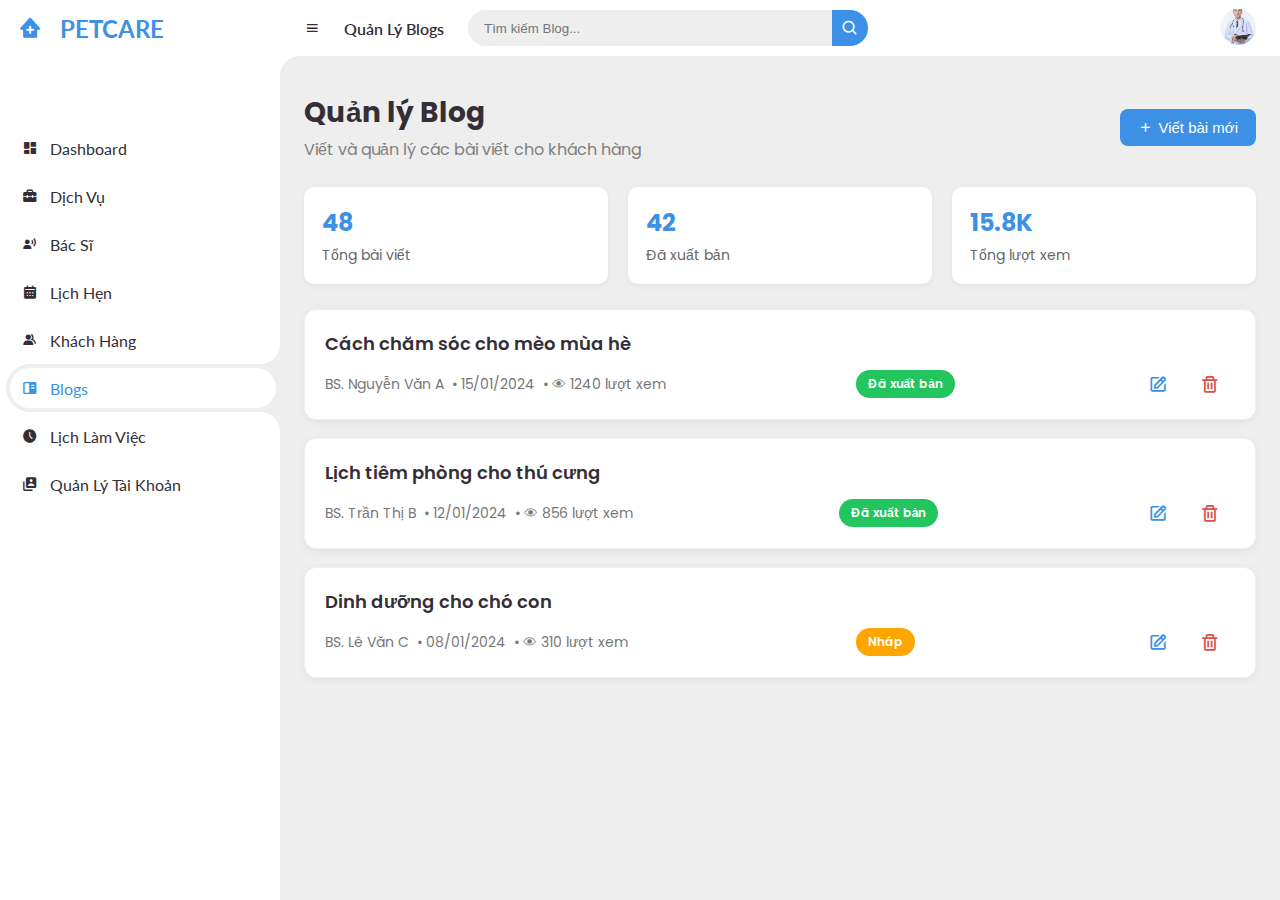
<file: WebAdmin/blogs.html>
<!DOCTYPE html>
<html lang="vi">
<head>
	<meta charset="UTF-8">
	<meta name="viewport" content="width=device-width, initial-scale=1.0">
	<link href='https://unpkg.com/boxicons@2.0.9/css/boxicons.min.css' rel='stylesheet'>
	<link rel="stylesheet" href="css/style.css">
	<title>Quản Lý Blog</title>
</head>

<body>

<section id="sidebar">
	<a href="#" class="brand">
		<i class='bx bxs-clinic'></i>
		<span class="text">PETCARE</span>
	</a>
	<ul class="side-menu top">
		<li><a href="index.html"><i class='bx bxs-dashboard'></i><span class="text">Dashboard</span></a></li>
		<li><a href="services.html"><i class='bx bxs-briefcase-alt-2'></i><span class="text">Dịch Vụ</span></a></li>
		<li><a href="doctors.html"><i class='bx bxs-user-voice'></i><span class="text">Bác Sĩ</span></a></li>
		<li><a href="appointments.html"><i class='bx bxs-calendar'></i><span class="text">Lịch Hẹn</span></a></li>
		<li><a href="customers.html"><i class='bx bxs-group'></i><span class="text">Khách Hàng</span></a></li>
		<li class="active"><a href="blogs.html"><i class='bx bxs-book-content'></i><span class="text">Blogs</span></a></li>
		<li><a href="schedule.html"><i class='bx bxs-time-five'></i><span class="text">Lịch Làm Việc</span></a></li>
		<li><a href="AccountManagement.html"><i class='bx bxs-user-account'></i><span class="text">Quản Lý Tài Khoản</span></a></li>
	</ul>
	<!-- <ul class="side-menu">
		<li><a href="#"><i class='bx bxs-cog'></i><span class="text">Cài Đặt</span></a></li>
		<li><a href="#" class="logout"><i class='bx bxs-log-out-circle'></i><span class="text">Đăng Xuất</span></a></li>
	</ul> -->
</section>

<section id="content">

<!-- NAVBAR -->
	<nav>
		<i class='bx bx-menu'></i>
		<a class="nav-link">Quản Lý Blogs</a>
		<form action="#">
			<div class="form-input">
				<input id="searchDoctor" type="search" placeholder="Tìm kiếm Blog...">
				<button type="submit" class="search-btn"><i class='bx bx-search'></i></button>
			</div>
		</form>
		<input type="checkbox" id="switch-mode" hidden>
		<!-- <a href="#" class="notification"><i class='bx bxs-bell'></i><span class="num">3</span></a> -->
		<a href="#" class="profile"><img src="img/bs1.jpg"></a>
	</nav>
	<!-- POPUP TẠO BLOG MỚI -->
<div id="addBlogModal" class="modal">
    <div class="modal-content">
        <h2>Viết bài mới</h2>

        <label>Tiêu đề bài viết</label>
        <input type="text" id="blogTitle" placeholder="Nhập tiêu đề...">

        <label>Tác giả</label>
        <input type="text" id="blogAuthor" placeholder="VD: BS. Nguyễn Văn A">

        <label>Ngày đăng</label>
        <input type="date" id="blogDate">

        <label>Nội dung</label>
        <textarea id="blogContent" rows="5" placeholder="Nhập nội dung..."></textarea>

        <label>Trạng thái</label>
        <select id="blogStatus">
            <option value="published">Xuất bản</option>
            <option value="draft">Nháp</option>
        </select>

        <div class="modal-actions">
            <button id="saveBlogBtn" class="btn-save">Lưu bài</button>
            <button id="closeModalBtn" class="btn-cancel">Hủy</button>
        </div>
    </div>
</div>

	<main>

		<div class="page-header">
			<div>
				<h1>Quản lý Blog</h1>
				<p>Viết và quản lý các bài viết cho khách hàng</p>
			</div>
			<button class="add-btn"><i class='bx bx-plus'></i> Viết bài mới</button>
		</div>

		<div class="stats-box">
			<div class="stats-item">
				<h2>48</h2>
				<p>Tổng bài viết</p>
			</div>
			<div class="stats-item">
				<h2>42</h2>
				<p>Đã xuất bản</p>
			</div>
			<div class="stats-item">
				<h2>15.8K</h2>
				<p>Tổng lượt xem</p>
			</div>
		</div>

		<div class="blog-list">

			<!-- BLOG CARD 1 -->
			<div class="blog-card">
				<div class="blog-title">Cách chăm sóc cho mèo mùa hè</div>
				<div class="blog-footer">
					<div class="blog-info">
						<span>BS. Nguyễn Văn A</span>
						<span>• 15/01/2024</span>
						<span>• 👁 1240 lượt xem</span>
					</div>
					<div class="status-published">Đã xuất bản</div>
					<div class="action-icons">
						<i class='bx bx-edit'></i>
						<i class='bx bx-trash'></i>
					</div>
				</div>
			</div>

			<!-- BLOG CARD 2 -->
			<div class="blog-card">
				<div class="blog-title">Lịch tiêm phòng cho thú cưng</div>
				<div class="blog-footer">
					<div class="blog-info">
						<span>BS. Trần Thị B</span>
						<span>• 12/01/2024</span>
						<span>• 👁 856 lượt xem</span>
					</div>
					<div class="status-published">Đã xuất bản</div>
					<div class="action-icons">
						<i class='bx bx-edit'></i>
						<i class='bx bx-trash'></i>
					</div>
				</div>
			</div>

			<!-- BLOG CARD 3 -->
			<div class="blog-card">
				<div class="blog-title">Dinh dưỡng cho chó con</div>
				<div class="blog-footer">
					<div class="blog-info">
						<span>BS. Lê Văn C</span>
						<span>• 08/01/2024</span>
						<span>• 👁 310 lượt xem</span>
					</div>
					<div class="status-draft">Nháp</div>
					<div class="action-icons">
						<i class='bx bx-edit'></i>
						<i class='bx bx-trash'></i>
					</div>
				</div>
			</div>

		</div>

	</main>
</section>

<script src="js/script.js"></script>

</body>
</html>
</file>
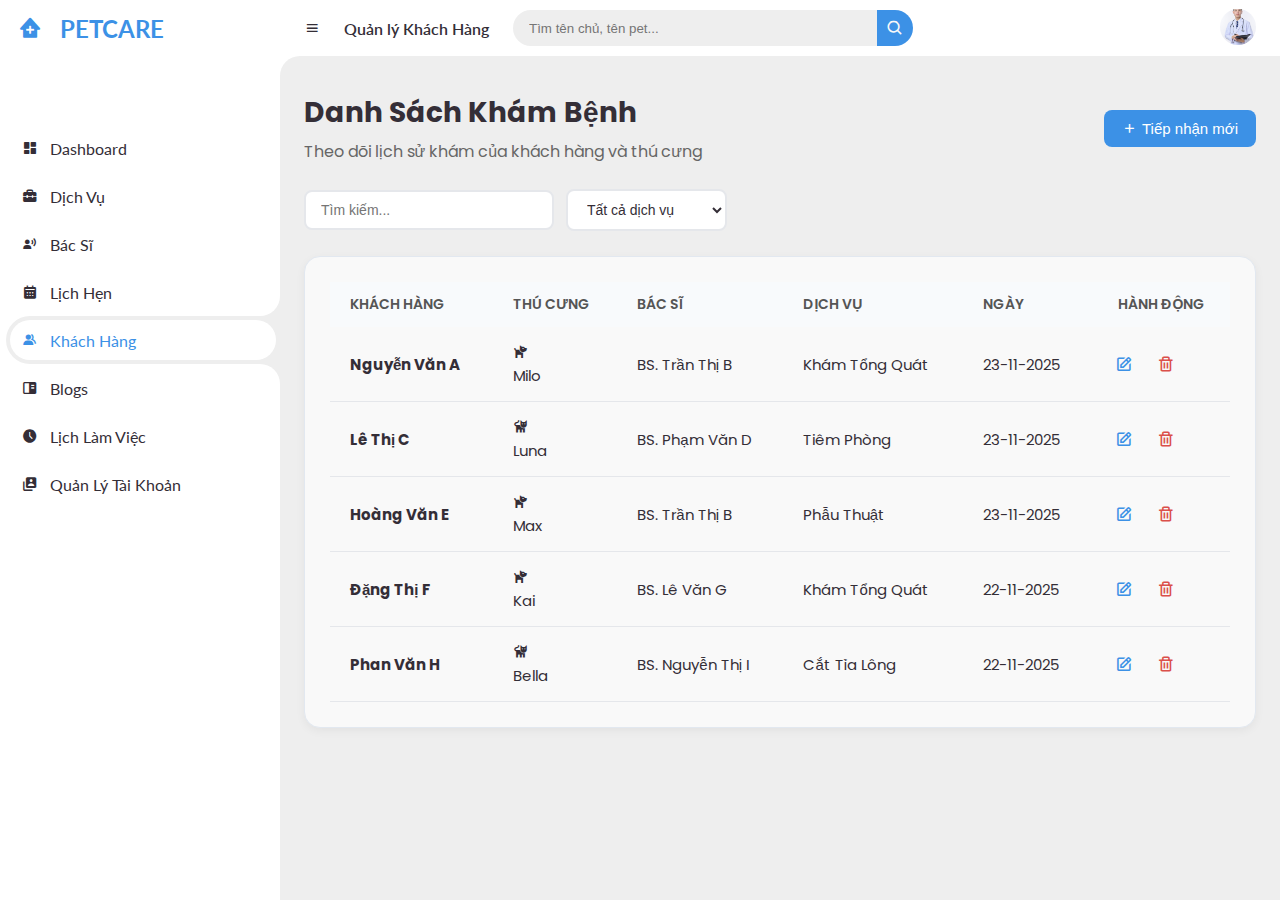
<file: WebAdmin/customers.html>
<!DOCTYPE html>
<html lang="en">
<head>
	<meta charset="UTF-8">
	<meta name="viewport" content="width=device-width, initial-scale=1.0">
	<link href='https://unpkg.com/boxicons@2.0.9/css/boxicons.min.css' rel='stylesheet'>
	<link rel="stylesheet" href="https://fonts.googleapis.com/css2?family=Material+Symbols+Outlined:opsz,wght,FILL,GRAD@20..48,100..700,0..1,-50..200">
	<link rel="stylesheet" href="css/style.css">
	<title>Quản Lý Tài Khoản - Clinic Admin</title>
</head>
<body>

<!-- SIDEBAR -->
<section id="sidebar">
	<a href="#" class="brand">
		<i class='bx bxs-clinic'></i>
		<span class="text">PETCARE</span>
	</a>
	<ul class="side-menu top">
		<li><a href="index.html"><i class='bx bxs-dashboard'></i><span class="text">Dashboard</span></a></li>
		<li><a href="services.html"><i class='bx bxs-briefcase-alt-2'></i><span class="text">Dịch Vụ</span></a></li>
		<li><a href="doctors.html"><i class='bx bxs-user-voice'></i><span class="text">Bác Sĩ</span></a></li>
		<li><a href="appointments.html"><i class='bx bxs-calendar'></i><span class="text">Lịch Hẹn</span></a></li>
		<li class="active"><a href="customers.html"><i class='bx bxs-group'></i><span class="text">Khách Hàng</span></a></li>
		<li><a href="blogs.html"><i class='bx bxs-book-content'></i><span class="text">Blogs</span></a></li>
		<li><a href="schedule.html"><i class='bx bxs-time-five'></i><span class="text">Lịch Làm Việc</span></a></li>
		<li><a href="AccountManagement.html"><i class='bx bxs-user-account'></i><span class="text">Quản Lý Tài Khoản</span></a></li>
	</ul>
</section>

<section id="content">
    <nav>
        <i class='bx bx-menu'></i>
        <a href="#" class="nav-link">Quản lý Khách Hàng</a>
        <form action="#">
            <div class="form-input">
                <input type="search" placeholder="Tìm tên chủ, tên pet...">
                <button type="submit" class="search-btn"><i class='bx bx-search'></i></button>
            </div>
        </form>
        <input type="checkbox" id="switch-mode" hidden>
        <!-- <a href="#" class="notification">
            <i class='bx bxs-bell'></i>
            <span class="num">3</span>
        </a> -->
        <a href="#" class="profile">
            <img src="img/bs1.jpg" alt="Profile">
        </a>
    </nav>

    <main>
        <div class="account-header">
            <div>
                <h1>Danh Sách Khám Bệnh</h1>
                <p style="color: #666; margin-top: 5px;">Theo dõi lịch sử khám của khách hàng và thú cưng</p>
            </div>
            <button class="add-btn" id="btnAdd">
                <i class='bx bx-plus'></i>
                Tiếp nhận mới
            </button>
        </div>

        <div class="account-filters">
            <input type="text" class="search-input" id="searchInput" placeholder="Tìm kiếm...">
            <select class="filter-select" id="filterService">
                <option value="">Tất cả dịch vụ</option>
                <option value="Khám Tổng Quát">Khám Tổng Quát</option>
                <option value="Tiêm Phòng">Tiêm Phòng</option>
                <option value="Phẫu Thuật">Phẫu Thuật</option>
                <option value="Cắt Tỉa Lông">Spa / Cắt Tỉa</option>
            </select>
        </div>

        <div class="table-wrapper">
            <table id="vetTable">
                <thead>
                    <tr>
                        <th style="padding-left: 20px;">KHÁCH HÀNG</th>
                        <th>THÚ CƯNG</th>
                        <th>BÁC SĨ</th>
                        <th>DỊCH VỤ</th>
                        <th>NGÀY</th>
                        <th style="text-align: center;">HÀNH ĐỘNG</th>
                    </tr>
                </thead>
                <tbody id="tableBody">
                    <tr data-id="1">
                        <td style="font-weight: bold; padding-left: 20px;">Nguyễn Văn A</td>
                        <td>
                            <div class="pet-info">
                                <div class="pet-avatar"><i class='bx bxs-dog'></i></div>
                                <span>Milo</span>
                            </div>
                        </td>
                        <td>BS. Trần Thị B</td>
                        <td><span class="service-tag sv-kham">Khám Tổng Quát</span></td>
                        <td>23-11-2025</td>
                        <td>
                            <div class="user-actions">
                                <i class='bx bx-edit' title="Sửa"></i>
                                <i class='bx bx-trash' title="Xóa"></i>
                            </div>
                        </td>
                    </tr>

                    <tr data-id="2">
                        <td style="font-weight: bold; padding-left: 20px;">Lê Thị C</td>
                        <td>
                            <div class="pet-info">
                                <div class="pet-avatar"><i class='bx bxs-cat'></i></div>
                                <span>Luna</span>
                            </div>
                        </td>
                        <td>BS. Phạm Văn D</td>
                        <td><span class="service-tag sv-tiem">Tiêm Phòng</span></td>
                        <td>23-11-2025</td>
                        <td>
                            <div class="user-actions">
                                <i class='bx bx-edit' title="Sửa"></i>
                                <i class='bx bx-trash' title="Xóa"></i>
                            </div>
                        </td>
                    </tr>

                    <tr data-id="3">
                        <td style="font-weight: bold; padding-left: 20px;">Hoàng Văn E</td>
                        <td>
                            <div class="pet-info">
                                <div class="pet-avatar"><i class='bx bxs-dog'></i></div>
                                <span>Max</span>
                            </div>
                        </td>
                        <td>BS. Trần Thị B</td>
                        <td><span class="service-tag sv-pt">Phẫu Thuật</span></td>
                        <td>23-11-2025</td>
                        <td>
                            <div class="user-actions">
                                <i class='bx bx-edit' title="Sửa"></i>
                                <i class='bx bx-trash' title="Xóa"></i>
                            </div>
                        </td>
                    </tr>

                    <tr data-id="4">
                        <td style="font-weight: bold; padding-left: 20px;">Đặng Thị F</td>
                        <td>
                            <div class="pet-info">
                                <div class="pet-avatar"><i class='bx bxs-dog'></i></div>
                                <span>Kai</span>
                            </div>
                        </td>
                        <td>BS. Lê Văn G</td>
                        <td><span class="service-tag sv-kham">Khám Tổng Quát</span></td>
                        <td>22-11-2025</td>
                        <td>
                            <div class="user-actions">
                                <i class='bx bx-edit' title="Sửa"></i>
                                <i class='bx bx-trash' title="Xóa"></i>
                            </div>
                        </td>
                    </tr>

                    <tr data-id="5">
                        <td style="font-weight: bold; padding-left: 20px;">Phan Văn H</td>
                        <td>
                            <div class="pet-info">
                                <div class="pet-avatar"><i class='bx bxs-cat'></i></div>
                                <span>Bella</span>
                            </div>
                        </td>
                        <td>BS. Nguyễn Thị I</td>
                        <td><span class="service-tag sv-spa">Cắt Tỉa Lông</span></td>
                        <td>22-11-2025</td>
                        <td>
                            <div class="user-actions">
                                <i class='bx bx-edit' title="Sửa"></i>
                                <i class='bx bx-trash' title="Xóa"></i>
                            </div>
                        </td>
                    </tr>
                </tbody>
            </table>
        </div>
    </main>
</section>

<div id="vetModal" class="modal" style="display: none; position: fixed; z-index: 1000; left: 0; top: 0; width: 100%; height: 100%; background-color: rgba(0,0,0,0.5); align-items: center; justify-content: center;">
    <div class="modal-content" style="background-color: #fff; padding: 25px; border-radius: 8px; width: 500px; max-width: 90%;">
        <h2 id="modalTitle" style="margin-bottom: 20px; color: #333;">Tiếp Nhận Ca Mới</h2>
        <form id="vetForm">
            <div style="margin-bottom: 15px;">
                <label style="display: block; margin-bottom: 5px; font-weight: 500;">Tên Khách Hàng</label>
                <input type="text" id="inpCustomer" required placeholder="VD: Nguyễn Văn A" style="width: 100%; padding: 8px; border: 1px solid #ddd; border-radius: 4px;">
            </div>

            <div class="form-row" style="display: flex; gap: 15px; margin-bottom: 15px;">
                <div style="flex: 2;">
                    <label style="display: block; margin-bottom: 5px; font-weight: 500;">Tên Thú Cưng</label>
                    <input type="text" id="inpPetName" required placeholder="VD: Milo" style="width: 100%; padding: 8px; border: 1px solid #ddd; border-radius: 4px;">
                </div>
                <div style="flex: 1;">
                    <label style="display: block; margin-bottom: 5px; font-weight: 500;">Loại</label>
                    <select id="inpPetType" style="width: 100%; padding: 8px; border: 1px solid #ddd; border-radius: 4px;">
                        <option value="dog">Chó</option>
                        <option value="cat">Mèo</option>
                    </select>
                </div>
            </div>

            <div class="form-row" style="display: flex; gap: 15px; margin-bottom: 15px;">
                <div style="flex: 1;">
                    <label style="display: block; margin-bottom: 5px; font-weight: 500;">Bác Sĩ Phụ Trách</label>
                    <select id="inpDoctor" required style="width: 100%; padding: 8px; border: 1px solid #ddd; border-radius: 4px;">
                        <option value="BS. Trần Thị B">BS. Trần Thị B</option>
                        <option value="BS. Phạm Văn D">BS. Phạm Văn D</option>
                        <option value="BS. Lê Văn G">BS. Lê Văn G</option>
                        <option value="BS. Nguyễn Thị I">BS. Nguyễn Thị I</option>
                    </select>
                </div>
                <div style="flex: 1;">
                    <label style="display: block; margin-bottom: 5px; font-weight: 500;">Dịch Vụ</label>
                    <select id="inpService" required style="width: 100%; padding: 8px; border: 1px solid #ddd; border-radius: 4px;">
                        <option value="Khám Tổng Quát">Khám Tổng Quát</option>
                        <option value="Tiêm Phòng">Tiêm Phòng</option>
                        <option value="Phẫu Thuật">Phẫu Thuật</option>
                        <option value="Cắt Tỉa Lông">Cắt Tỉa Lông</option>
                    </select>
                </div>
            </div>

            <div style="margin-bottom: 20px;">
                <label style="display: block; margin-bottom: 5px; font-weight: 500;">Ngày Khám</label>
                <input type="date" id="inpDate" required style="width: 100%; padding: 8px; border: 1px solid #ddd; border-radius: 4px;">
            </div>

            <div class="modal-actions" style="display: flex; justify-content: flex-end; gap: 10px;">
                <button type="button" id="btnCancel" style="padding: 8px 16px; background: #eee; border: none; border-radius: 4px; cursor: pointer;">Hủy</button>
                <button type="submit" style="padding: 8px 16px; background: #3C91E6; color: white; border: none; border-radius: 4px; cursor: pointer;">Lưu Thông Tin</button>
            </div>
        </form>
    </div>
</div>

<script>
// --- SIDEBAR ---
const menuBar = document.querySelector('#content nav .bx.bx-menu');
const sidebar = document.getElementById('sidebar');
menuBar.addEventListener('click', () => sidebar.classList.toggle('hide'));

const switchMode = document.getElementById('switch-mode');
if(switchMode) {
    switchMode.addEventListener('change', () => document.body.classList.toggle('dark'));
}

// --- LOGIC BẢNG THÚ Y ---
const searchInput = document.getElementById('searchInput');
const filterService = document.getElementById('filterService');
const tableBody = document.getElementById('tableBody');

function filterTable() {
    const term = searchInput.value.toLowerCase();
    const serviceFilter = filterService.value.toLowerCase();
    const rows = tableBody.getElementsByTagName('tr');

    for (let row of rows) {
        // Cột: 0-Tên khách, 1-Pet, 2-Bác sĩ, 3-Dịch vụ, 4-Ngày
        const customer = row.cells[0].textContent.toLowerCase();
        const pet = row.cells[1].textContent.toLowerCase();
        const service = row.cells[3].textContent.toLowerCase();

        const matchSearch = customer.includes(term) || pet.includes(term);
        const matchService = !serviceFilter || service.includes(serviceFilter);

        row.style.display = (matchSearch && matchService) ? '' : 'none';
    }
}

searchInput.addEventListener('input', filterTable);
filterService.addEventListener('change', filterTable);

// --- MODAL & FORM ---
const modal = document.getElementById('vetModal');
const btnAdd = document.getElementById('btnAdd');
const btnCancel = document.getElementById('btnCancel');
const form = document.getElementById('vetForm');
const modalTitle = document.getElementById('modalTitle');
let editingRowId = null;

// Helpers
const getServiceClass = (svName) => {
    if(svName.includes('Khám')) return 'sv-kham';
    if(svName.includes('Tiêm')) return 'sv-tiem';
    if(svName.includes('Phẫu')) return 'sv-pt';
    return 'sv-spa';
};

const formatDateDisplay = (dateStr) => {
    const d = new Date(dateStr);
    return `${String(d.getDate()).padStart(2,'0')}-${String(d.getMonth()+1).padStart(2,'0')}-${d.getFullYear()}`;
}

btnAdd.addEventListener('click', () => {
    modalTitle.textContent = 'Tiếp Nhận Ca Mới';
    form.reset();
    // Set mặc định ngày hôm nay
    document.getElementById('inpDate').valueAsDate = new Date();
    editingRowId = null;
    modal.style.display = 'flex';
});

btnCancel.addEventListener('click', () => modal.style.display = 'none');
modal.addEventListener('click', (e) => { if(e.target === modal) modal.style.display = 'none'; });

form.addEventListener('submit', (e) => {
    e.preventDefault();
    
    // Get values
    const customer = document.getElementById('inpCustomer').value;
    const petName = document.getElementById('inpPetName').value;
    const petType = document.getElementById('inpPetType').value; // dog/cat
    const doctor = document.getElementById('inpDoctor').value;
    const service = document.getElementById('inpService').value;
    const dateVal = document.getElementById('inpDate').value;
    
    const dateDisplay = formatDateDisplay(dateVal);
    const petIcon = petType === 'dog' ? 'bxs-dog' : 'bxs-cat';
    const svClass = getServiceClass(service);

    if(editingRowId) {
        // Edit mode
        const row = document.querySelector(`tr[data-id="${editingRowId}"]`);
        row.cells[0].textContent = customer;
        row.cells[1].innerHTML = `
            <div class="pet-info">
                <div class="pet-avatar"><i class='bx ${petIcon}'></i></div>
                <span>${petName}</span>
            </div>`;
        row.cells[2].textContent = doctor;
        row.cells[3].innerHTML = `<span class="service-tag ${svClass}">${service}</span>`;
        row.cells[4].textContent = dateDisplay;
    } else {
        // Add mode
        const newId = tableBody.rows.length + 1;
        const newRow = document.createElement('tr');
        newRow.setAttribute('data-id', newId);
        newRow.innerHTML = `
            <td style="font-weight: bold; padding-left: 20px;">${customer}</td>
            <td>
                <div class="pet-info">
                    <div class="pet-avatar"><i class='bx ${petIcon}'></i></div>
                    <span>${petName}</span>
                </div>
            </td>
            <td>${doctor}</td>
            <td><span class="service-tag ${svClass}">${service}</span></td>
            <td>${dateDisplay}</td>
            <td>
                <div class="user-actions">
                    <i class='bx bx-edit' title="Sửa"></i>
                    <i class='bx bx-trash' title="Xóa"></i>
                </div>
            </td>
        `;
        tableBody.appendChild(newRow);
    }
    modal.style.display = 'none';
});

// Edit & Delete Events
tableBody.addEventListener('click', (e) => {
    const target = e.target;
    const row = target.closest('tr');
    if(!row) return;

    if(target.classList.contains('bx-trash')) {
        if(confirm('Xóa bản ghi này?')) row.remove();
    }

    if(target.classList.contains('bx-edit')) {
        editingRowId = row.getAttribute('data-id');
        modalTitle.textContent = 'Chỉnh Sửa Thông Tin';
        
        // Fill data form
        document.getElementById('inpCustomer').value = row.cells[0].textContent;
        document.getElementById('inpPetName').value = row.cells[1].querySelector('span').textContent;
        
        // Detect pet icon to set select box
        const iconClass = row.cells[1].querySelector('i').className;
        document.getElementById('inpPetType').value = iconClass.includes('dog') ? 'dog' : 'cat';

        document.getElementById('inpDoctor').value = row.cells[2].textContent;
        document.getElementById('inpService').value = row.cells[3].textContent.trim();
        
        // Date reverse parsing (dd-mm-yyyy -> yyyy-mm-dd)
        const dateParts = row.cells[4].textContent.split('-');
        document.getElementById('inpDate').value = `${dateParts[2]}-${dateParts[1]}-${dateParts[0]}`;

        modal.style.display = 'flex';
    }
});

</script>
</body>
</html>
</file>
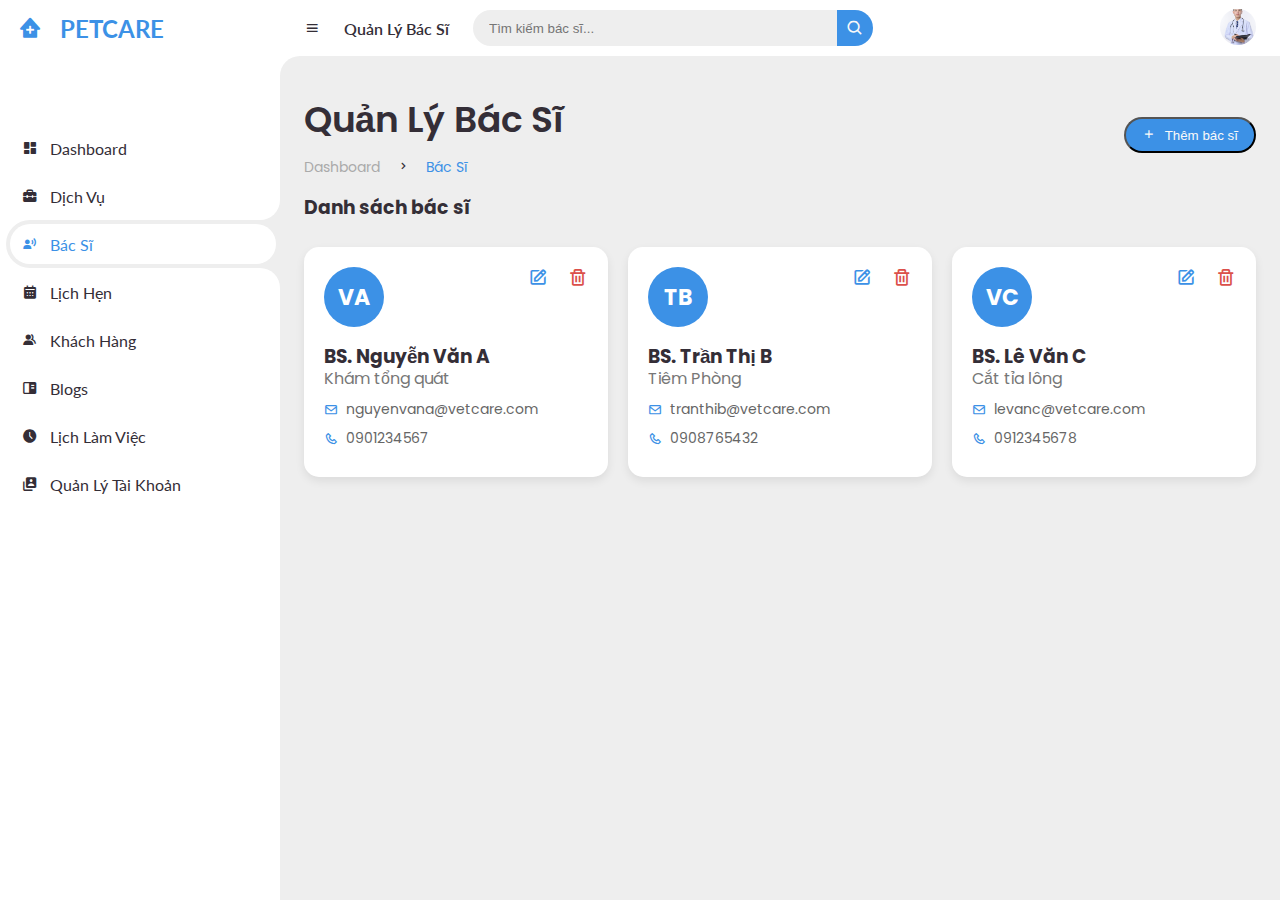
<file: WebAdmin/doctors.html>
<!DOCTYPE html>
<html lang="vi">
<head>
	<meta charset="UTF-8">
	<meta name="viewport" content="width=device-width, initial-scale=1.0">
	<link href='https://unpkg.com/boxicons@2.0.9/css/boxicons.min.css' rel='stylesheet'>
	<link rel="stylesheet" href="css/style.css">
	<title>Quản Lý Bác Sĩ</title>
</head>
<body>

<!-- SIDEBAR -->
<section id="sidebar">
	<a href="#" class="brand">
		<i class='bx bxs-clinic'></i>
		<span class="text">PETCARE</span>
	</a>
	<ul class="side-menu top">
		<li><a href="index.html"><i class='bx bxs-dashboard'></i><span class="text">Dashboard</span></a></li>
		<li><a href="services.html"><i class='bx bxs-briefcase-alt-2'></i><span class="text">Dịch Vụ</span></a></li>
        <li class="active"><a href="doctors.html"><i class='bx bxs-user-voice'></i><span class="text">Bác Sĩ</span></a></li>
        <li><a href="appointments.html"><i class='bx bxs-calendar'></i><span class="text">Lịch Hẹn</span></a></li>
		<li><a href="customers.html"><i class='bx bxs-group'></i><span class="text">Khách Hàng</span></a></li>
		<li><a href="blogs.html"><i class='bx bxs-book-content'></i><span class="text">Blogs</span></a></li>
		<li><a href="schedule.html"><i class='bx bxs-time-five'></i><span class="text">Lịch Làm Việc</span></a></li>
		<li><a href="AccountManagement.html"><i class='bx bxs-user-account'></i><span class="text">Quản Lý Tài Khoản</span></a></li>
    </ul>
	<!-- <ul class="side-menu">
		<li><a href="#"><i class='bx bxs-cog'></i><span class="text">Cài Đặt</span></a></li>
		<li><a href="#" class="logout"><i class='bx bxs-log-out-circle'></i><span class="text">Đăng Xuất</span></a></li>
	</ul> -->
</section>


<section id="content">

	<!-- NAVBAR -->
	<nav>
		<i class='bx bx-menu'></i>
		<a class="nav-link">Quản Lý Bác Sĩ</a>
		<form action="#">
			<div class="form-input">
				<input id="searchDoctor" type="search" placeholder="Tìm kiếm bác sĩ...">
				<button type="submit" class="search-btn"><i class='bx bx-search'></i></button>
			</div>
		</form>
		<input type="checkbox" id="switch-mode" hidden>
		<!-- <a href="#" class="notification"><i class='bx bxs-bell'></i><span class="num">3</span></a> -->
		<a href="#" class="profile"><img src="img/bs1.jpg"></a>
	</nav>


	<!-- MAIN -->
	<main>
		<div class="head-title">
			<div class="left">
				<h1>Quản Lý Bác Sĩ</h1>
				<ul class="breadcrumb">
					<li><a href="index.html">Dashboard</a></li>
					<li><i class='bx bx-chevron-right'></i></li>
					<li><a class="active">Bác Sĩ</a></li>
				</ul>
			</div>

			<button id="btnAddDoctor" class="btn-download">
				<i class='bx bx-plus'></i> Thêm bác sĩ
			</button>
		</div>

		<h3 style="margin-top: 15px;">Danh sách bác sĩ</h3>

		<!-- CARD LIST -->
		<div id="doctorList" class="doctor-grid">
			<!-- JS render -->
		</div>

	</main>
</section>


<!-- MODAL FORM -->
<div id="doctorModal" class="modal" style="
	position: fixed;
	inset: 0;
	background: rgba(0,0,0,0.5);
	display: none;
	align-items: center;
	justify-content: center;
">
	<div class="modal-content" style="
		background: white;
		padding: 20px;
		border-radius: 10px;
		width: 400px;">
		<h2 id="modalTitle">Thêm Bác Sĩ</h2>
		<form id="doctorForm">
			<label>Họ tên:</label>
			<input type="text" id="name" required>

			<label>Chuyên khoa:</label>
			<input type="text" id="specialty" required>

			<label>Email:</label>
			<input type="email" id="email" required>

			<label>Số điện thoại:</label>
			<input type="text" id="phone" required>

			<div style="margin-top: 15px; display:flex; justify-content: flex-end; gap:10px;">
				<button type="button" id="btnCancel">Hủy</button>
				<button type="submit" id="btnSave" class="btn-download">Lưu</button>
			</div>
		</form>
	</div>
</div>


<script src="js/script.js"></script>
</body>
</html>
</file>
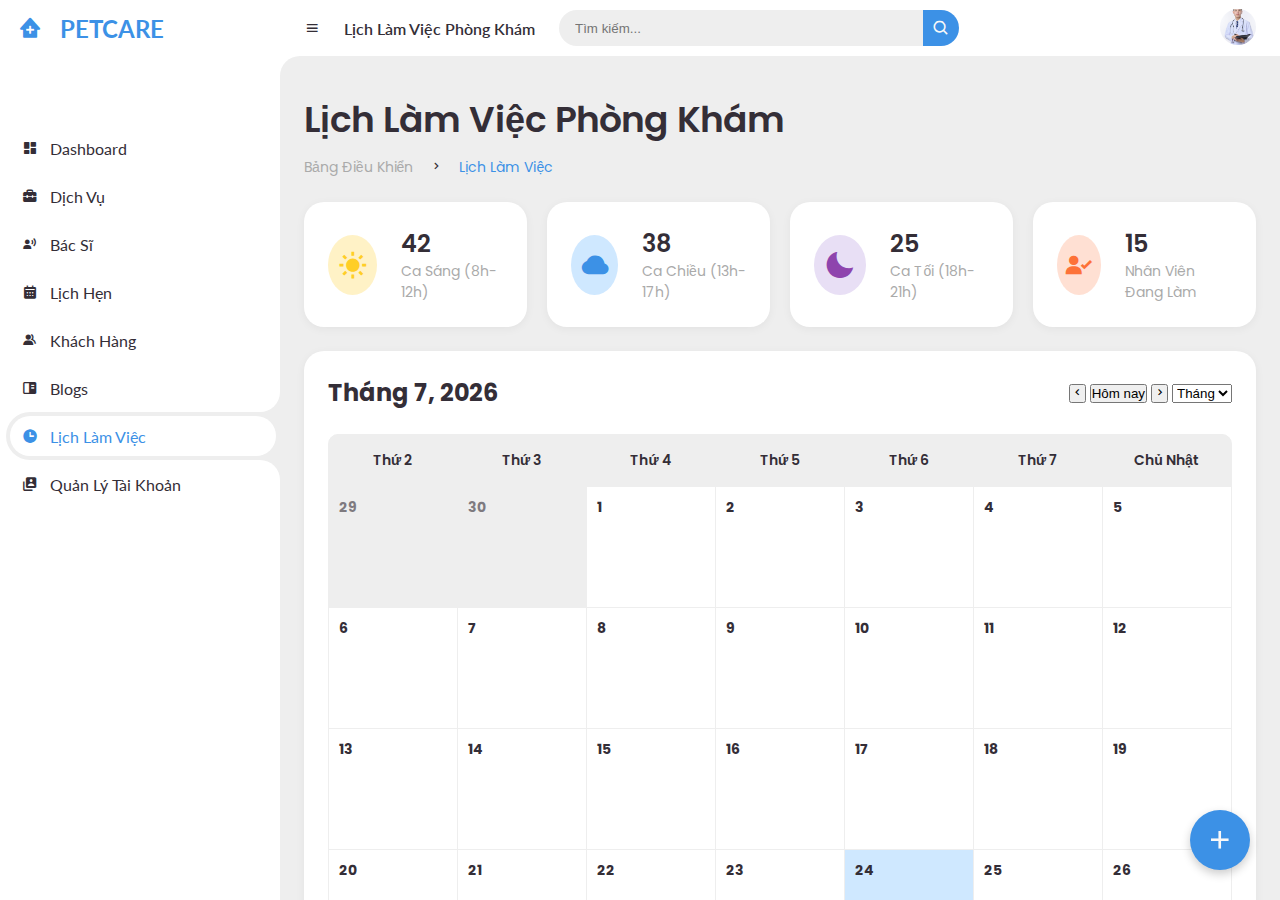
<file: WebAdmin/schedule.html>
<!DOCTYPE html>
<html lang="vi">
<head>
	<meta charset="UTF-8">
	<meta name="viewport" content="width=device-width, initial-scale=1.0">
	<link href='https://unpkg.com/boxicons@2.0.9/css/boxicons.min.css' rel='stylesheet'>
	<link rel="stylesheet" href="css/style.css">
	<title>Lịch Làm Việc - Quản Lý Phòng Khám</title>
</head>
<body>

<!-- SIDEBAR -->
<section id="sidebar">
	<a href="#" class="brand">
		<i class='bx bxs-clinic'></i>
		<span class="text">PETCARE</span>
	</a>
	<ul class="side-menu top">
		<li><a href="index.html"><i class='bx bxs-dashboard'></i><span class="text">Dashboard</span></a></li>
		<li><a href="services.html"><i class='bx bxs-briefcase-alt-2'></i><span class="text">Dịch Vụ</span></a></li>
		<li><a href="doctors.html"><i class='bx bxs-user-voice'></i><span class="text">Bác Sĩ</span></a></li>
		<li><a href="appointments.html"><i class='bx bxs-calendar'></i><span class="text">Lịch Hẹn</span></a></li>
		<li><a href="customers.html"><i class='bx bxs-group'></i><span class="text">Khách Hàng</span></a></li>
		<li><a href="blogs.html"><i class='bx bxs-book-content'></i><span class="text">Blogs</span></a></li>
		<li class="active"><a href="schedule.html"><i class='bx bxs-time'></i><span class="text">Lịch Làm Việc</span></a></li>
		<li><a href="AccountManagement.html"><i class='bx bxs-user-account'></i><span class="text">Quản Lý Tài Khoản</span></a></li>
	</ul>
</section>

<!-- CONTENT -->
<section id="content">
	<!-- NAVBAR -->
	<nav>
		<i class='bx bx-menu'></i>
		<a class="nav-link">Lịch Làm Việc Phòng Khám</a>
		<form action="#">
			<div class="form-input">
				<input type="search" placeholder="Tìm kiếm...">
				<button type="submit" class="search-btn"><i class='bx bx-search'></i></button>
			</div>
		</form>
		<input type="checkbox" id="switch-mode" hidden>
		<!-- <a href="#" class="notification">
			<i class='bx bxs-bell'></i>
			<span class="num">5</span> -->
		</a>
		<a href="#" class="profile">
			<img src="img/bs1.jpg" alt="Admin">
		</a>
	</nav>

	<!-- MAIN -->
	<main>
		<!-- HEADER -->
		<div class="head-title">
			<div class="left">
				<h1>Lịch Làm Việc Phòng Khám</h1>
				<ul class="breadcrumb">
					<li><a href="#">Bảng Điều Khiển</a></li>
					<li><i class='bx bx-chevron-right'></i></li>
					<li><a class="active" href="#">Lịch Làm Việc</a></li>
				</ul>
			</div>
		</div>

		<!-- SCHEDULE SUMMARY -->
		<div class="schedule-summary">
			<div class="summary-card">
				<div class="summary-icon morning">
					<i class='bx bxs-sun'></i>
				</div>
				<div class="summary-content">
					<h3>42</h3>
					<p>Ca Sáng (8h-12h)</p>
				</div>
			</div>

			<div class="summary-card">
				<div class="summary-icon afternoon">
					<i class='bx bxs-cloud'></i>
				</div>
				<div class="summary-content">
					<h3>38</h3>
					<p>Ca Chiều (13h-17h)</p>
				</div>
			</div>

			<div class="summary-card">
				<div class="summary-icon evening">
					<i class='bx bxs-moon'></i>
				</div>
				<div class="summary-content">
					<h3>25</h3>
					<p>Ca Tối (18h-21h)</p>
				</div>
			</div>

			<div class="summary-card">
				<div class="summary-icon total">
					<i class='bx bxs-user-check'></i>
				</div>
				<div class="summary-content">
					<h3>15</h3>
					<p>Nhân Viên Đang Làm</p>
				</div>
			</div>
		</div>

		<!-- CALENDAR -->
		<div class="calendar-container">
			<div class="calendar-header">
				<h2 id="currentMonthYear">Tháng 11, 2025</h2>
				<div class="calendar-controls">
					<button id="prevMonth"><i class='bx bx-chevron-left'></i></button>
					<button id="todayBtn">Hôm nay</button>
					<button id="nextMonth"><i class='bx bx-chevron-right'></i></button>
					<select id="viewType">
						<option value="month">Tháng</option>
						<option value="week">Tuần</option>
					</select>
				</div>
			</div>

			<div class="calendar-grid">
				<div class="calendar-day-header">Thứ 2</div>
				<div class="calendar-day-header">Thứ 3</div>
				<div class="calendar-day-header">Thứ 4</div>
				<div class="calendar-day-header">Thứ 5</div>
				<div class="calendar-day-header">Thứ 6</div>
				<div class="calendar-day-header">Thứ 7</div>
				<div class="calendar-day-header">Chủ Nhật</div>
				
				<div id="calendarDays"></div>
			</div>

			<div class="legend">
				<div class="legend-item">
					<div class="legend-color shift-morning"></div>
					<span>Ca Sáng (8h-12h)</span>
				</div>
				<div class="legend-item">
					<div class="legend-color shift-afternoon"></div>
					<span>Ca Chiều (13h-17h)</span>
				</div>
				<div class="legend-item">
					<div class="legend-color shift-evening"></div>
					<span>Ca Tối (18h-21h)</span>
				</div>
			</div>
		</div>

		<!-- STAFF SCHEDULE LIST -->
		<div class="staff-schedule-list">
			<h3>Lịch Làm Việc Nhân Viên Tuần Này</h3>
			
			<div class="staff-item">
				<div class="staff-info">
					<div class="staff-avatar">
						<img src="img/bs1.jpg" alt="BS. Nguyễn Văn A">
					</div>
					<div class="staff-details">
						<h4>BS. Nguyễn Văn A</h4>
						<p>Bác sĩ khám tổng quát</p>
					</div>
				</div>
				<div class="staff-shifts">
					<span class="shift-badge shift-morning">T2: Sáng</span>
					<span class="shift-badge shift-morning">T4: Sáng</span>
					<span class="shift-badge shift-afternoon">T6: Chiều</span>
				</div>
			</div>

			<div class="staff-item">
				<div class="staff-info">
					<div class="staff-avatar">
						<img src="img/bs2.jpg" alt="BS. Trần Thị B">
					</div>
					<div class="staff-details">
						<h4>BS. Trần Thị B</h4>
						<p>Bác sĩ tiêm phòng</p>
					</div>
				</div>
				<div class="staff-shifts">
					<span class="shift-badge shift-afternoon">T2: Chiều</span>
					<span class="shift-badge shift-afternoon">T3: Chiều</span>
					<span class="shift-badge shift-evening">T5: Tối</span>
				</div>
			</div>

			<div class="staff-item">
				<div class="staff-info">
					<div class="staff-avatar">
						<img src="img/bs1.jpg" alt="BS. Lê Văn C">
					</div>
					<div class="staff-details">
						<h4>BS. Lê Văn C</h4>
						<p>Bác sĩ phẫu thuật</p>
					</div>
				</div>
				<div class="staff-shifts">
					<span class="shift-badge shift-morning">T3: Sáng</span>
					<span class="shift-badge shift-afternoon">T4: Chiều</span>
					<span class="shift-badge shift-morning">T6: Sáng</span>
				</div>
			</div>

			<div class="staff-item">
				<div class="staff-info">
					<div class="staff-avatar">
						<img src="img/bs3.jpg" alt="Phạm Thị D">
					</div>
					<div class="staff-details">
						<h4>Phạm Thị D</h4>
						<p>Y tá</p>
					</div>
				</div>
				<div class="staff-shifts">
					<span class="shift-badge shift-morning">T2: Sáng</span>
					<span class="shift-badge shift-afternoon">T2: Chiều</span>
					<span class="shift-badge shift-morning">T5: Sáng</span>
				</div>
			</div>

			<div class="staff-item">
				<div class="staff-info">
					<div class="staff-avatar">
						<img src="img/bs4.jpg" alt="Hoàng Văn E">
					</div>
					<div class="staff-details">
						<h4>Hoàng Văn E</h4>
						<p>Kỹ thuật viên</p>
					</div>
				</div>
				<div class="staff-shifts">
					<span class="shift-badge shift-afternoon">T3: Chiều</span>
					<span class="shift-badge shift-evening">T4: Tối</span>
					<span class="shift-badge shift-afternoon">T6: Chiều</span>
				</div>
			</div>
		</div>
	</main>
</section>

<!-- MODAL ADD/EDIT SCHEDULE -->
<div id="scheduleModal" class="modal">
	<div class="modal-content">
		<div class="modal-header">
			<h3 id="modalTitle">Thêm Lịch Làm Việc</h3>
			<span class="close-modal" onclick="closeModal()">&times;</span>
		</div>
		<form id="scheduleForm">
			<div class="form-group">
				<label>Ngày làm việc</label>
				<input type="date" id="workDate" required>
			</div>

			<div class="form-group">
				<label>Nhân viên</label>
				<select id="staffSelect" required>
					<option value="">-- Chọn nhân viên --</option>
					<option value="1">BS. Nguyễn Văn A</option>
					<option value="2">BS. Trần Thị B</option>
					<option value="3">BS. Lê Văn C</option>
					<option value="4">Phạm Thị D (Y tá)</option>
					<option value="5">Hoàng Văn E (Kỹ thuật viên)</option>
				</select>
			</div>

			<div class="form-group">
				<label>Ca làm việc</label>
				<div class="checkbox-group">
					<label>
						<input type="checkbox" name="shift" value="morning">
						Ca Sáng (8h-12h)
					</label>
					<label>
						<input type="checkbox" name="shift" value="afternoon">
						Ca Chiều (13h-17h)
					</label>
					<label>
						<input type="checkbox" name="shift" value="evening">
						Ca Tối (18h-21h)
					</label>
				</div>
			</div>

			<div class="form-group">
				<label>Ghi chú</label>
				<textarea id="scheduleNotes" placeholder="Nhập ghi chú (không bắt buộc)"></textarea>
			</div>

			<div class="modal-actions">
				<button type="button" class="btn btn-secondary" onclick="closeModal()">Hủy</button>
				<button type="submit" class="btn btn-primary">Lưu Lịch</button>
			</div>
		</form>
	</div>
</div>

<!-- ADD SCHEDULE BUTTON -->
<button class="add-schedule-btn" onclick="openModal()">
	<i class='bx bx-plus'></i>
</button>

<script src="js/script.js"></script>
<script>
// Toggle Sidebar
const menuBar = document.querySelector('#content nav .bx.bx-menu');
const sidebar = document.getElementById('sidebar');

menuBar.addEventListener('click', function () {
	sidebar.classList.toggle('hide');
});

// Dark Mode
const switchMode = document.getElementById('switch-mode');
if (switchMode) {
	switchMode.addEventListener('change', function () {
		document.body.classList.toggle('dark');
	});
}

// Calendar Variables
let currentDate = new Date();
let currentMonth = currentDate.getMonth();
let currentYear = currentDate.getFullYear();

const monthNames = ["Tháng 1", "Tháng 2", "Tháng 3", "Tháng 4", "Tháng 5", "Tháng 6",
	"Tháng 7", "Tháng 8", "Tháng 9", "Tháng 10", "Tháng 11", "Tháng 12"];

// Sample schedule data
const scheduleData = {
	'2025-11-24': [
		{ staff: 'BS. Nguyễn Văn A', shift: 'morning' },
		{ staff: 'BS. Trần Thị B', shift: 'afternoon' },
		{ staff: 'Phạm Thị D', shift: 'morning' }
	],
	'2025-11-25': [
		{ staff: 'BS. Lê Văn C', shift: 'morning' },
		{ staff: 'Hoàng Văn E', shift: 'afternoon' }
	],
	'2025-11-26': [
		{ staff: 'BS. Nguyễn Văn A', shift: 'morning' },
		{ staff: 'BS. Trần Thị B', shift: 'evening' },
		{ staff: 'Phạm Thị D', shift: 'afternoon' }
	]
};

// Render Calendar
function renderCalendar() {
	const firstDay = new Date(currentYear, currentMonth, 1);
	const lastDay = new Date(currentYear, currentMonth + 1, 0);
	const prevLastDay = new Date(currentYear, currentMonth, 0);
	
	const firstDayIndex = firstDay.getDay();
	const lastDayDate = lastDay.getDate();
	const prevLastDayDate = prevLastDay.getDate();
	
	// Adjust for Monday start (0 = Monday, 6 = Sunday)
	const adjustedFirstDay = firstDayIndex === 0 ? 6 : firstDayIndex - 1;
	
	document.getElementById('currentMonthYear').textContent = 
		`${monthNames[currentMonth]}, ${currentYear}`;
	
	let days = '';
	
	// Previous month days
	for (let x = adjustedFirstDay; x > 0; x--) {
		const prevDate = prevLastDayDate - x + 1;
		days += `<div class="calendar-day other-month">
			<div class="day-number">${prevDate}</div>
		</div>`;
	}
	
	// Current month days
	for (let i = 1; i <= lastDayDate; i++) {
		const dateKey = `${currentYear}-${String(currentMonth + 1).padStart(2, '0')}-${String(i).padStart(2, '0')}`;
		const isToday = i === currentDate.getDate() && 
						currentMonth === currentDate.getMonth() && 
						currentYear === currentDate.getFullYear();
		
		const daySchedules = scheduleData[dateKey] || [];
		
		let shiftsHTML = '';
		const shiftCounts = { morning: 0, afternoon: 0, evening: 0 };
		
		daySchedules.forEach(schedule => {
			shiftCounts[schedule.shift]++;
		});
		
		if (shiftCounts.morning > 0) {
			shiftsHTML += `<div class="shift-item shift-morning">
				<i class='bx bxs-sun'></i> ${shiftCounts.morning} người
			</div>`;
		}
		if (shiftCounts.afternoon > 0) {
			shiftsHTML += `<div class="shift-item shift-afternoon">
				<i class='bx bxs-cloud'></i> ${shiftCounts.afternoon} người
			</div>`;
		}
		if (shiftCounts.evening > 0) {
			shiftsHTML += `<div class="shift-item shift-evening">
				<i class='bx bxs-moon'></i> ${shiftCounts.evening} người
			</div>`;
		}
		
		days += `<div class="calendar-day ${isToday ? 'today' : ''}" onclick="viewDaySchedule('${dateKey}')">
			<div class="day-number">${i}</div>
			<div class="day-shifts">${shiftsHTML}</div>
		</div>`;
	}
	
	// Next month days
	const totalDays = adjustedFirstDay + lastDayDate;
	const nextDays = 42 - totalDays;
	
	for (let j = 1; j <= nextDays; j++) {
		days += `<div class="calendar-day other-month">
			<div class="day-number">${j}</div>
		</div>`;
	}
	
	document.getElementById('calendarDays').innerHTML = days;
}

// Navigation
document.getElementById('prevMonth').addEventListener('click', () => {
	currentMonth--;
	if (currentMonth < 0) {
		currentMonth = 11;
		currentYear--;
	}
	renderCalendar();
});

document.getElementById('nextMonth').addEventListener('click', () => {
	currentMonth++;
	if (currentMonth > 11) {
		currentMonth = 0;
		currentYear++;
	}
	renderCalendar();
});

document.getElementById('todayBtn').addEventListener('click', () => {
	currentDate = new Date();
	currentMonth = currentDate.getMonth();
	currentYear = currentDate.getFullYear();
	renderCalendar();
});

// Modal Functions
function openModal() {
	document.getElementById('scheduleModal').classList.add('active');
	document.getElementById('scheduleForm').reset();
	document.getElementById('modalTitle').textContent = 'Thêm Lịch Làm Việc';
}

function closeModal() {
	document.getElementById('scheduleModal').classList.remove('active');
}

function viewDaySchedule(dateKey) {
	const schedules = scheduleData[dateKey] || [];
	if (schedules.length === 0) {
		alert(`Không có lịch làm việc cho ngày ${dateKey}`);
		return;
	}
	
	let message = `Lịch làm việc ngày ${dateKey}:\n\n`;
	schedules.forEach(schedule => {
		const shiftName = schedule.shift === 'morning' ? 'Sáng' : 
						  schedule.shift === 'afternoon' ? 'Chiều' : 'Tối';
		message += `• ${schedule.staff} - Ca ${shiftName}\n`;
	});
	
	alert(message);
}

// Form Submit
document.getElementById('scheduleForm').addEventListener('submit', (e) => {
	e.preventDefault();
	
	const workDate = document.getElementById('workDate').value;
	const staffSelect = document.getElementById('staffSelect');
	const staffName = staffSelect.options[staffSelect.selectedIndex].text;
	const shifts = document.querySelectorAll('input[name="shift"]:checked');
	const notes = document.getElementById('scheduleNotes').value;
	
	if (shifts.length === 0) {
		alert('Vui lòng chọn ít nhất một ca làm việc!');
		return;
	}
	
	// Add to schedule data
	if (!scheduleData[workDate]) {
		scheduleData[workDate] = [];
	}
	
	shifts.forEach(shift => {
		scheduleData[workDate].push({
			staff: staffName,
			shift: shift.value
		});
	});
	
	alert('Đã thêm lịch làm việc thành công!');
	closeModal();
	renderCalendar();
});

// Click outside modal to close
document.getElementById('scheduleModal').addEventListener('click', (e) => {
	if (e.target.id === 'scheduleModal') {
		closeModal();
	}
});

// Initialize
document.addEventListener('DOMContentLoaded', function() {
	renderCalendar();
	console.log('Schedule page loaded successfully');
});
</script>
<script src="js/script.js"></script>
</body>
</html>
</file>
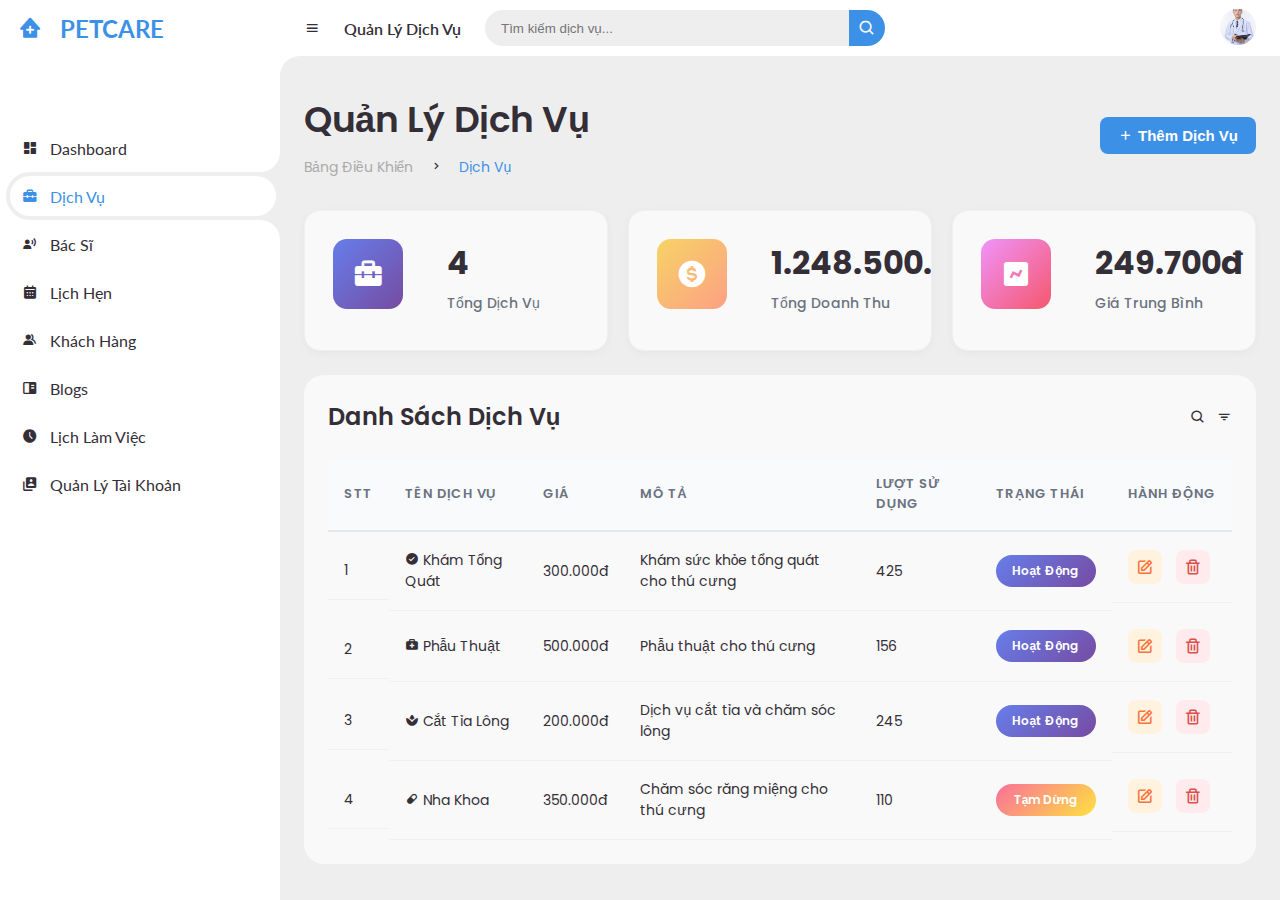
<file: WebAdmin/services.html>
<!DOCTYPE html>
<html lang="vi">
<head>
	<meta charset="UTF-8">
	<meta name="viewport" content="width=device-width, initial-scale=1.0">
	<link href='https://unpkg.com/boxicons@2.0.9/css/boxicons.min.css' rel='stylesheet'>
	<link rel="stylesheet" href="css/style.css">
	<title>Dịch Vụ - Quản Lý Phòng Khám</title>
</head>
<body>

<!-- SIDEBAR -->
<section id="sidebar">
	<a href="#" class="brand">
		<i class='bx bxs-clinic'></i>
		<span class="text">PETCARE</span>
	</a>
	<ul class="side-menu top">
		<li><a href="index.html"><i class='bx bxs-dashboard'></i><span class="text">Dashboard</span></a></li>
		<li class="active"><a href="services.html"><i class='bx bxs-briefcase-alt-2'></i><span class="text">Dịch Vụ</span></a></li>
		<li><a href="doctors.html"><i class='bx bxs-user-voice'></i><span class="text">Bác Sĩ</span></a></li>
		<li><a href="appointments.html"><i class='bx bxs-calendar'></i><span class="text">Lịch Hẹn</span></a></li>
		<li><a href="customers.html"><i class='bx bxs-group'></i><span class="text">Khách Hàng</span></a></li>
		<li><a href="blogs.html"><i class='bx bxs-book-content'></i><span class="text">Blogs</span></a></li>
		<li><a href="schedule.html"><i class='bx bxs-time-five'></i><span class="text">Lịch Làm Việc</span></a></li>
		<li><a href="AccountManagement.html"><i class='bx bxs-user-account'></i><span class="text">Quản Lý Tài Khoản</span></a></li>
	</ul>
</section>

<!-- CONTENT -->
<section id="content">
	<!-- NAVBAR -->
	<nav>
		<i class='bx bx-menu'></i>
		<a class="nav-link">Quản Lý Dịch Vụ</a>
		<form action="#">
			<div class="form-input">
				<input type="search" placeholder="Tìm kiếm dịch vụ...">
				<button type="submit" class="search-btn"><i class='bx bx-search'></i></button>
			</div>
		</form>
		<input type="checkbox" id="switch-mode" hidden>
		<!-- <a href="#" class="notification">
			<i class='bx bxs-bell'></i>
			<span class="num">5</span>
		</a> -->
		<a href="#" class="profile">
			<img src="img/bs1.jpg" alt="Admin">
		</a>
	</nav>

	<!-- MAIN -->
	<main>
		<!-- HEADER -->
		<div class="head-title">
			<div class="left">
				<h1>Quản Lý Dịch Vụ</h1>
				<ul class="breadcrumb">
					<li><a href="index.html">Bảng Điều Khiển</a></li>
					<li><i class='bx bx-chevron-right'></i></li>
					<li><a class="active" href="#">Dịch Vụ</a></li>
				</ul>
			</div>
			<button class="btn-add" id="openAddModal">
				<i class='bx bx-plus'></i> Thêm Dịch Vụ
			</button>
		</div>

		<!-- STATISTICS CARDS -->
		<ul class="box-info">
			<li>
				<i class='bx bxs-briefcase-alt-2'></i>
				<span class="text">
					<h3 id="totalServices">5</h3>
					<p>Tổng Dịch Vụ</p>
				</span>
			</li>

			<li>
				<i class='bx bxs-dollar-circle'></i>
				<span class="text">
					<h3 id="totalServiceRevenue">1.248.500.000đ</h3>
					<p>Tổng Doanh Thu</p>
				</span>
			</li>

			<!-- <li>
				<i class='bx bxs-star'></i>
				<span class="text">
					<h3 id="popularService">Khám Tổng Quát</h3>
					<p>Dịch Vụ Phổ Biến Nhất</p>
				</span>
			</li> -->

			<li>
				<i class='bx bxs-chart'></i>
				<span class="text">
					<h3 id="avgServicePrice">249.700đ</h3>
					<p>Giá Trung Bình</p>
				</span>
			</li>
		</ul>

		<!-- TABLE DATA -->
		<div class="table-data">
			<div class="order">
				<div class="head">
					<h3>Danh Sách Dịch Vụ</h3>
					<div class="head-actions">
						<i class='bx bx-search'></i>
						<i class='bx bx-filter'></i>
					</div>
				</div>
				<table>
					<thead>
						<tr>
							<th>STT</th>
							<th>Tên Dịch Vụ</th>
							<th>Giá</th>
							<th>Mô Tả</th>
							<th>Lượt Sử Dụng</th>
							<th>Trạng Thái</th>
							<th>Hành Động</th>
						</tr>
					</thead>
					<tbody id="serviceTable">
						<tr>
							<td>1</td>
							<td>
								<div class="service-name-cell">
									<i class='bx bxs-check-circle'></i>
									<span>Khám Tổng Quát</span>
								</div>
							</td>
							<td>300.000đ</td>
							<td>Khám sức khỏe tổng quát cho thú cưng</td>
							<td>425</td>
							<td><span class="status completed">Hoạt Động</span></td>
							<td>
								<button class="edit-btn" title="Chỉnh sửa"><i class='bx bx-edit'></i></button>
								<button class="delete-btn" title="Xóa"><i class='bx bx-trash'></i></button>
							</td>
						</tr>
						<!-- <tr>
							<td>2</td>
							<td>
								<div class="service-name-cell">
									<i class='bx bxs-injection'></i>
									<span>Tiêm Phòng</span>
								</div>
							</td>
							<td>250.000đ</td>
							<td>Tiêm các loại vắc xin cần thiết</td>
							<td>312</td>
							<td><span class="status completed">Hoạt Động</span></td>
							<td>
								<button class="edit-btn" title="Chỉnh sửa"><i class='bx bx-edit'></i></button>
								<button class="delete-btn" title="Xóa"><i class='bx bx-trash'></i></button>
							</td>
						</tr> -->
						<tr>
							<td>2</td>
							<td>
								<div class="service-name-cell">
									<i class='bx bxs-first-aid'></i>
									<span>Phẫu Thuật</span>
								</div>
							</td>
							<td>500.000đ</td>
							<td>Phẫu thuật cho thú cưng</td>
							<td>156</td>
							<td><span class="status completed">Hoạt Động</span></td>
							<td>
								<button class="edit-btn" title="Chỉnh sửa"><i class='bx bx-edit'></i></button>
								<button class="delete-btn" title="Xóa"><i class='bx bx-trash'></i></button>
							</td>
						</tr>
						<tr>
							<td>3</td>
							<td>
								<div class="service-name-cell">
									<i class='bx bxs-spa'></i>
									<span>Cắt Tỉa Lông</span>
								</div>
							</td>
							<td>200.000đ</td>
							<td>Dịch vụ cắt tỉa và chăm sóc lông</td>
							<td>245</td>
							<td><span class="status completed">Hoạt Động</span></td>
							<td>
								<button class="edit-btn" title="Chỉnh sửa"><i class='bx bx-edit'></i></button>
								<button class="delete-btn" title="Xóa"><i class='bx bx-trash'></i></button>
							</td>
						</tr>
						<tr>
							<td>4</td>
							<td>
								<div class="service-name-cell">
									<i class='bx bxs-capsule'></i>
									<span>Nha Khoa</span>
								</div>
							</td>
							<td>350.000đ</td>
							<td>Chăm sóc răng miệng cho thú cưng</td>
							<td>110</td>
							<td><span class="status pending">Tạm Dừng</span></td>
							<td>
								<button class="edit-btn" title="Chỉnh sửa"><i class='bx bx-edit'></i></button>
								<button class="delete-btn" title="Xóa"><i class='bx bx-trash'></i></button>
							</td>
						</tr>
					</tbody>
				</table>
			</div>
		</div>
	</main>
</section>

<!-- MODAL -->
<div id="addModal" class="modal hidden">
	<div class="modal-content">
		<div class="modal-header">
			<h2 id="modalTitle">Thêm Dịch Vụ Mới</h2>
			<button class="close-modal" id="closeAddModal">
				<i class='bx bx-x'></i>
			</button>
		</div>

		<input type="hidden" id="editIndex">

		<div class="form-group">
			<label>Tên dịch vụ: <span class="required">*</span></label>
			<input type="text" id="serviceName" placeholder="Nhập tên dịch vụ" required>
		</div>

		<div class="form-group">
			<label>Giá: <span class="required">*</span></label>
			<input type="text" id="servicePrice" placeholder="VD: 300.000" required>
		</div>

		<div class="form-group">
			<label>Mô tả:</label>
			<textarea id="serviceDescription" placeholder="Nhập mô tả dịch vụ" rows="4"></textarea>
		</div>

		<div class="form-group">
			<label>Trạng thái:</label>
			<select id="serviceStatus">
				<option value="active">Hoạt Động</option>
				<option value="inactive">Tạm Dừng</option>
			</select>
		</div>

		<div class="modal-actions">
			<button class="btn-save" id="saveService">
				<i class='bx bx-check'></i> Lưu
			</button>
			<button class="btn-cancel" id="cancelModal">
				<i class='bx bx-x'></i> Hủy
			</button>
		</div>
	</div>
</div>

<script src="js/script.js"></script>
<script>
// Toggle Sidebar
const menuBar = document.querySelector('#content nav .bx.bx-menu');
const sidebar = document.getElementById('sidebar');

menuBar.addEventListener('click', function () {
	sidebar.classList.toggle('hide');
});

// Dark Mode
const switchMode = document.getElementById('switch-mode');
if (switchMode) {
	switchMode.addEventListener('change', function () {
		document.body.classList.toggle('dark');
	});
}

// Modal Management
const openModalBtn = document.getElementById('openAddModal');
const closeModalBtn = document.getElementById('closeAddModal');
const cancelModalBtn = document.getElementById('cancelModal');
const modal = document.getElementById('addModal');
const saveServiceBtn = document.getElementById('saveService');

openModalBtn.addEventListener('click', function() {
	modal.classList.remove('hidden');
	document.getElementById('modalTitle').textContent = 'Thêm Dịch Vụ Mới';
	clearForm();
});

closeModalBtn.addEventListener('click', function() {
	modal.classList.add('hidden');
});

cancelModalBtn.addEventListener('click', function() {
	modal.classList.add('hidden');
});

// Close modal when clicking outside
modal.addEventListener('click', function(e) {
	if (e.target === modal) {
		modal.classList.add('hidden');
	}
});

// Save Service
saveServiceBtn.addEventListener('click', function() {
	const name = document.getElementById('serviceName').value;
	const price = document.getElementById('servicePrice').value;
	const description = document.getElementById('serviceDescription').value;
	const status = document.getElementById('serviceStatus').value;
	const editIndex = document.getElementById('editIndex').value;

	if (!name || !price) {
		alert('Vui lòng điền đầy đủ thông tin bắt buộc!');
		return;
	}

	if (editIndex) {
		// Update existing service
		updateService(editIndex, name, price, description, status);
	} else {
		// Add new service
		addService(name, price, description, status);
	}

	modal.classList.add('hidden');
	clearForm();
});

function addService(name, price, description, status) {
	const table = document.getElementById('serviceTable');
	const rowCount = table.rows.length + 1;
	const statusClass = status === 'active' ? 'completed' : 'pending';
	const statusText = status === 'active' ? 'Hoạt Động' : 'Tạm Dừng';

	const newRow = table.insertRow();
	newRow.innerHTML = `
		<td>${rowCount}</td>
		<td>
			<div class="service-name-cell">
				<i class='bx bxs-briefcase-alt-2'></i>
				<span>${name}</span>
			</div>
		</td>
		<td>${price}đ</td>
		<td>${description}</td>
		<td>0</td>
		<td><span class="status ${statusClass}">${statusText}</span></td>
		<td>
			<button class="edit-btn" title="Chỉnh sửa" onclick="editService(this)"><i class='bx bx-edit'></i></button>
			<button class="delete-btn" title="Xóa" onclick="deleteService(this)"><i class='bx bx-trash'></i></button>
		</td>
	`;

	updateServiceStats();
}

function updateService(index, name, price, description, status) {
	const table = document.getElementById('serviceTable');
	const row = table.rows[index];
	const statusClass = status === 'active' ? 'completed' : 'pending';
	const statusText = status === 'active' ? 'Hoạt Động' : 'Tạm Dừng';

	row.cells[1].querySelector('span').textContent = name;
	row.cells[2].textContent = price + 'đ';
	row.cells[3].textContent = description;
	row.cells[5].innerHTML = `<span class="status ${statusClass}">${statusText}</span>`;

	updateServiceStats();
}

function editService(btn) {
	const row = btn.closest('tr');
	const cells = row.cells;
	const index = row.rowIndex - 1;

	document.getElementById('modalTitle').textContent = 'Chỉnh Sửa Dịch Vụ';
	document.getElementById('editIndex').value = index;
	document.getElementById('serviceName').value = cells[1].querySelector('span').textContent;
	document.getElementById('servicePrice').value = cells[2].textContent.replace('đ', '').trim();
	document.getElementById('serviceDescription').value = cells[3].textContent;
	
	const statusText = cells[5].textContent.trim();
	document.getElementById('serviceStatus').value = statusText === 'Hoạt Động' ? 'active' : 'inactive';

	modal.classList.remove('hidden');
}

function deleteService(btn) {
	if (confirm('Bạn có chắc chắn muốn xóa dịch vụ này?')) {
		const row = btn.closest('tr');
		row.remove();
		updateRowNumbers();
		updateServiceStats();
	}
}

function updateRowNumbers() {
	const table = document.getElementById('serviceTable');
	for (let i = 0; i < table.rows.length; i++) {
		table.rows[i].cells[0].textContent = i + 1;
	}
}

function updateServiceStats() {
	const table = document.getElementById('serviceTable');
	document.getElementById('totalServices').textContent = table.rows.length;
}

function clearForm() {
	document.getElementById('serviceName').value = '';
	document.getElementById('servicePrice').value = '';
	document.getElementById('serviceDescription').value = '';
	document.getElementById('serviceStatus').value = 'active';
	document.getElementById('editIndex').value = '';
}

// Format currency
function formatCurrency(amount) {
	return new Intl.NumberFormat('vi-VN', {
		style: 'currency',
		currency: 'VND'
	}).format(amount);
}

// Initialize
document.addEventListener('DOMContentLoaded', function() {
	console.log('Services page loaded successfully');
	updateServiceStats();
});
</script>
</body>
</html>
</file>
<file: style.css>
:root{
  --bg1:#0f1724;
  --accent1:#7c3aed;
  --accent2:#00bcd4;
  --glass: rgba(255,255,255,0.06);
  --card: rgba(255,255,255,0.03);
  --muted: rgba(255,255,255,0.7);
  --container: 1100px;
}

/* ===== RESET ===== */
*{box-sizing:border-box;margin:0;padding:0}
html,body{
  height:100%;
  font-family:'Montserrat',sans-serif;
  color:#e9eef6;
  background:linear-gradient(135deg,#0b1020 0%,#1b2450 50%,#0f2b36 100%);
  scroll-behavior:smooth;
}
img{max-width:100%;display:block;border:0}

/* ===== NAVBAR ===== */
.nav-wrap{
  position:fixed;top:0;left:0;right:0;z-index:100;
  background:rgba(10,15,25,0.55);
  backdrop-filter:blur(8px);
  border-bottom:1px solid rgba(255,255,255,0.05);
  transition:all .4s ease;
}
.container{max-width:var(--container);margin:0 auto;padding:0 24px}
.navbar{
  height:72px;display:flex;align-items:center;justify-content:space-between;
}
.brand{
  font-weight:800;letter-spacing:2px;color:#cfe9ff;font-size:18px;
  transition:color .3s;
}
.brand:hover{color:#7c3aed}
.nav-links{list-style:none;display:flex;gap:28px;align-items:center}
.nav-links a{
  color:rgba(255,255,255,0.85);
  text-decoration:none;font-weight:600;position:relative;
  transition:color .3s;
}
.nav-links a::after{
  content:"";position:absolute;bottom:-6px;left:0;width:0;height:2px;
  background:linear-gradient(90deg,var(--accent1),var(--accent2));
  transition:width .3s;
}
.nav-links a:hover{color:#fff}
.nav-links a:hover::after{width:100%}
.btn-cv{
  padding:10px 18px;border-radius:28px;border:1px solid rgba(255,255,255,0.2);
  color:#fff;text-decoration:none;font-weight:600;
  background:linear-gradient(90deg,rgba(124,58,237,0.2),rgba(0,188,212,0.2));
  transition:all .4s;
}
.btn-cv:hover{
  background:linear-gradient(90deg,#7c3aed,#00bcd4);
  color:#081226;transform:translateY(-2px);
}

/* ===== HERO ===== */
.hero{
  position:relative;min-height:720px;
  display:flex;align-items:center;overflow:hidden;
  padding:140px 0 100px;
}
.hero .bg-overlay{
  position:absolute;inset:0;
  background-size:cover;background-position:center;
  filter:blur(10px) brightness(0.45);
  opacity:0.55;transform:scale(1.05);
  transition:transform 20s linear;
}
.hero:hover .bg-overlay{transform:scale(1.1);}
.hero-inner{
  position:relative;z-index:2;
  display:flex;gap:60px;align-items:center;justify-content:space-between;
}
.hero-left{flex:1;animation:fadeUp 1s ease forwards;opacity:0}
.hero-right{width:400px;animation:fadeIn 1.3s ease .3s forwards;opacity:0}
.hello{letter-spacing:3px;font-size:15px;color:rgba(255,255,255,0.7)}
.name{font-size:64px;margin:8px 0 16px;line-height:1.1}
.gradient-text{
  background:linear-gradient(90deg,#7c3aed,#00bcd4);
  -webkit-background-clip:text;background-clip:text;color:transparent;
  font-family:'Playfair Display',serif;font-weight:800;
}
.subtitle{color:rgba(255,255,255,0.85);margin-bottom:12px}
.desc{color:rgba(255,255,255,0.7);line-height:1.6}

.hero-ctas{display:flex;gap:18px;margin-top:28px}
.primary{
  background:linear-gradient(90deg,#6ee7ff,#7c3aed);
  padding:12px 24px;border-radius:999px;
  color:#081226;text-decoration:none;font-weight:700;
  box-shadow:0 0 20px rgba(124,58,237,0.4);
  transition:transform .3s,box-shadow .3s;
}
.primary:hover{
  transform:translateY(-3px);
  box-shadow:0 0 35px rgba(0,188,212,0.7);
}
.link{color:#9fd5ff;text-decoration:none;font-weight:600;transition:color .3s;}
.link:hover{color:#fff;text-decoration:underline}

/* Avatar */
.avatar-wrap{
  width:360px;height:360px;border-radius:50%;
  overflow:hidden;box-shadow:0 25px 50px rgba(2,6,23,0.6);
  transform:translateY(0);transition:transform .6s ease,box-shadow .6s;
}
.avatar-wrap:hover{
  transform:translateY(-8px) scale(1.04);
  box-shadow:0 35px 60px rgba(2,6,23,0.8);
}
.avatar-wrap img{width:100%;height:100%;object-fit:cover}

/* ===== ABOUT ===== */
.about-grid{
  display:grid;
  grid-template-columns:1fr 420px;
  gap:60px;
  align-items:center;
}

.about-right img{
  width:100%;
  border-radius:12px;
  box-shadow:0 20px 40px rgba(2,6,23,0.6);
  transition:transform .4s;
}

.about-right img:hover{
  transform:scale(1.03);
}


/* ===== SKILLS ===== */
.skills{padding:80px 24px}
.section-title{
  font-family:'Playfair Display',serif;
  color:#eaf6ff;font-size:40px;margin:36px 0;text-align:center;
}
.skills-grid{
  display:flex;gap:60px;justify-content:center;align-items:flex-start;
  animation:fadeUp 1s ease .3s forwards;opacity:0;
}
.skills-grid h3{color:#dff0ff;margin-bottom:10px}
.skills-grid ul{color:rgba(255,255,255,0.78);line-height:1.8}

/* ===== PROJECTS ===== */
.projects{padding:100px 24px;}
.project-list{display:grid;gap:40px;}
.project-card{
  display:grid;grid-template-columns:560px 1fr;gap:32px;
  align-items:center;background:var(--card);
  padding:20px;border-radius:16px;overflow:hidden;
  backdrop-filter:blur(4px);
  transition:transform .4s ease,box-shadow .4s ease;
  animation:fadeUp 1s ease .4s forwards;opacity:0;
}
.project-card.alt{grid-template-columns:1fr 560px}
.project-card:hover{
  transform:translateY(-6px);
  box-shadow:0 30px 60px rgba(2,6,23,0.6);
}
.project-media{
  height:320px;background-size:cover;background-position:center;
  border-radius:10px;
  transition:transform .5s ease;
}
.project-card:hover .project-media{transform:scale(1.05);}
.project-info h3{color:#eaf6ff;margin-top:0;font-size:24px;}
.readmore{color:#9fd5ff;text-decoration:none;font-weight:600;}
.readmore:hover{text-decoration:underline;}

/* ===== CONTACT ===== */
.contact{padding:100px 24px;}
.contact-grid{
  display:grid;grid-template-columns:1fr 420px;gap:40px;
  align-items:start;
}
.contact-form label{
  display:block;color:rgba(255,255,255,0.85);margin-bottom:12px;font-weight:500;
}
.contact-form input,.contact-form textarea{
  width:100%;padding:12px;border-radius:6px;
  border:1px solid rgba(255,255,255,0.08);
  background:rgba(255,255,255,0.05);
  color:#fff;margin-top:6px;
  transition:border .3s,background .3s;
}
.contact-form input:focus,.contact-form textarea:focus{
  border-color:var(--accent2);background:rgba(255,255,255,0.1);outline:none;
}
.contact-form .primary{
  display:inline-block;border:none;margin-top:10px;
}

/* ===== FOOTER ===== */
.site-footer{
  padding:40px 0;text-align:center;
  color:rgba(255,255,255,0.6);
  background:linear-gradient(180deg,transparent,rgba(0,0,0,0.12));
  margin-top:60px;
}

/* ===== ANIMATIONS ===== */
@keyframes fadeUp{
  from{opacity:0;transform:translateY(30px);}
  to{opacity:1;transform:translateY(0);}
}
@keyframes fadeIn{
  from{opacity:0;}
  to{opacity:1;}
}

/* ===== RESPONSIVE ===== */
@media(max-width:980px){
  .hero-inner{flex-direction:column;align-items:center;text-align:center}
  .hero-right{width:100%;display:flex;justify-content:center;margin-top:30px}
  .avatar-wrap{width:280px;height:280px}
  .about-grid{grid-template-columns:1fr}
  .contact-grid{grid-template-columns:1fr}
  .project-card,.project-card.alt{grid-template-columns:1fr}
  .section-title{font-size:32px}
}
/* ===== ABOUT ENHANCED ===== */
.about .intro {
  line-height: 1.7;
  margin-bottom: 20px;
  color: rgba(255,255,255,0.78);
}
.info-grid {
  display: grid;
  grid-template-columns: repeat(auto-fit, minmax(240px, 1fr));
  gap: 10px 20px;
  margin-bottom: 24px;
}
.subheading {
  margin-top: 16px;
  font-size: 20px;
  color: var(--accent2);
  font-weight: 600;
}
.hobby-list {
  margin-top: 8px;
  padding-left: 18px;
  color: rgba(255,255,255,0.75);
}
.hobby-list li {
  margin-bottom: 6px;
}

/* ===== SKILLS BARS ===== */
.skills-wrapper {
  max-width: 700px;
  margin: 0 auto;
  display: flex;
  flex-direction: column;
  gap: 16px;
}
.skill span {
  display: block;
  font-weight: 600;
  margin-bottom: 6px;
}
.bar {
  width: 100%;
  height: 10px;
  background: rgba(255,255,255,0.15);
  border-radius: 6px;
  overflow: hidden;
}
.fill {
  height: 100%;
  background: linear-gradient(90deg, var(--accent1), var(--accent2));
  border-radius: 6px 0 0 6px;
}
.lang-title {
  margin-top: 36px;
  color: var(--accent2);
  font-weight: 700;
  font-size: 20px;
}
/* ===== CERTIFICATES SECTION (chỉnh màu chuẩn) ===== */
.certificates {
  position: relative;
  padding: 100px 0;
  background: radial-gradient(circle at center, rgba(80, 0, 160, 0.4), rgba(10, 0, 40, 1) 80%);
  color: #fff;
  overflow: hidden;
}

.certificates .section-title {
  text-align: center;
  font-size: 2.8rem;
  font-weight: 700;
  color: #a388ff;
  margin-bottom: 10px;
}

.certificates .section-subtitle {
  text-align: center;
  font-size: 1.1rem;
  color: #b7b7d9;
  margin-bottom: 60px;
}

/* Lưới bố cục */
.cert-grid {
  display: flex;
  justify-content: center;
  flex-wrap: wrap;
  gap: 40px;
}

/* Thẻ chứng chỉ */
.cert-card {
  background: rgba(255, 255, 255, 0.05);
  border-radius: 20px;
  padding: 30px 40px;
  width: 300px;
  text-align: left;
  box-shadow: 0 15px 40px rgba(60, 0, 150, 0.4);
  transition: transform .3s ease, box-shadow .3s ease, background .3s ease;
}

.cert-card:hover {
  transform: translateY(-10px);
  background: rgba(80, 0, 200, 0.15);
  box-shadow: 0 20px 60px rgba(120, 80, 255, 0.5);
}

/* Icon sáng tím neon */
.cert-icon {
  background: radial-gradient(circle at top left, #9d7bff, #7b5cff);
  color: #fff;
  border-radius: 50%;
  width: 60px;
  height: 60px;
  display: flex;
  align-items: center;
  justify-content: center;
  font-size: 1.8rem;
  margin-bottom: 20px;
  box-shadow: 0 0 25px rgba(150, 100, 255, 0.6);
}

.cert-card h3 {
  font-size: 1.2rem;
  font-weight: 600;
  color: #fff;
  margin-bottom: 8px;
}

.cert-card p {
  color: #bfbfff;
  font-size: 0.95rem;
  margin-bottom: 10px;
}

.cert-year {
  color: #7d5cff;
  font-weight: 600;
  font-size: 0.95rem;
}
</file>
<file: WebAdmin/css/style.css>
@import url('https://fonts.googleapis.com/css2?family=Lato:wght@400;700&family=Poppins:wght@400;500;600;700&display=swap');
@import url('https://fonts.googleapis.com/css2?family=Material+Symbols+Outlined:opsz,wght,FILL,GRAD@20..48,100..700,0..1,-50..200');

/* ================================
   RESET & BASE STYLES
================================= */
* {
	margin: 0;
	padding: 0;
	box-sizing: border-box;
}

a {
	text-decoration: none;
}

li {
	list-style: none;
}

:root {
	--poppins: 'Poppins', sans-serif;
	--lato: 'Lato', sans-serif;

	--light: #F9F9F9;
	--blue: #3C91E6;
	--light-blue: #CFE8FF;
	--grey: #eee;
	--dark-grey: #AAAAAA;
	--dark: #342E37;
	--red: #DB504A;
	--yellow: #FFCE26;
	--light-yellow: #FFF2C6;
	--orange: #FD7238;
	--light-orange: #FFE0D3;
}

html {
	overflow-x: hidden;
}

body.dark {
	--light: #0C0C1E;
	--grey: #060714;
	--dark: #FBFBFB;
}

body {
	background: var(--grey);
	overflow-x: hidden;
}

/* ================================
   SIDEBAR
================================= */
#sidebar {
	position: fixed;
	top: 0;
	left: 0;
	width: 280px;
	height: 100%;
	background: var(--light);
	z-index: 2000;
	font-family: var(--lato);
	transition: .3s ease;
	overflow-x: hidden;
	scrollbar-width: none;
}

#sidebar::--webkit-scrollbar {
	display: none;
}

#sidebar.hide {
	width: 60px;
}

#sidebar .brand {
	font-size: 24px;
	font-weight: 700;
	height: 56px;
	display: flex;
	align-items: center;
	color: var(--blue);
	position: sticky;
	top: 0;
	left: 0;
	background: var(--light);
	z-index: 500;
	padding-bottom: 20px;
	box-sizing: content-box;
}

#sidebar .brand .bx {
	min-width: 60px;
	display: flex;
	justify-content: center;
}

#sidebar .side-menu {
	width: 100%;
	margin-top: 48px;
}

#sidebar .side-menu li {
	height: 48px;
	background: transparent;
	margin-left: 6px;
	border-radius: 48px 0 0 48px;
	padding: 4px;
}

#sidebar .side-menu li.active {
	background: var(--grey);
	position: relative;
}

#sidebar .side-menu li.active::before {
	content: '';
	position: absolute;
	width: 40px;
	height: 40px;
	border-radius: 50%;
	top: -40px;
	right: 0;
	box-shadow: 20px 20px 0 var(--grey);
	z-index: -1;
}

#sidebar .side-menu li.active::after {
	content: '';
	position: absolute;
	width: 40px;
	height: 40px;
	border-radius: 50%;
	bottom: -40px;
	right: 0;
	box-shadow: 20px -20px 0 var(--grey);
	z-index: -1;
}

#sidebar .side-menu li a {
	width: 100%;
	height: 100%;
	background: var(--light);
	display: flex;
	align-items: center;
	border-radius: 48px;
	font-size: 16px;
	color: var(--dark);
	white-space: nowrap;
	overflow-x: hidden;
}

#sidebar .side-menu.top li.active a {
	color: var(--blue);
}

#sidebar.hide .side-menu li a {
	width: calc(48px - (4px * 2));
	transition: width .3s ease;
}

#sidebar .side-menu li a.logout {
	color: var(--red);
}

#sidebar .side-menu.top li a:hover {
	color: var(--blue);
}

#sidebar .side-menu li a .bx {
	min-width: calc(60px  - ((4px + 6px) * 2));
	display: flex;
	justify-content: center;
}

/* ================================
   CONTENT LAYOUT
================================= */
#content {
	position: relative;
	width: calc(100% - 280px);
	left: 280px;
	transition: .3s ease;
}

#sidebar.hide ~ #content {
	width: calc(100% - 60px);
	left: 60px;
}

/* ================================
   NAVBAR / HEADER
================================= */
#content nav {
	height: 56px;
	background: var(--light);
	padding: 0 24px;
	display: flex;
	align-items: center;
	grid-gap: 24px;
	font-family: var(--lato);
	position: sticky;
	top: 0;
	left: 0;
	z-index: 1000;
}

#content nav::before {
	content: '';
	position: absolute;
	width: 40px;
	height: 40px;
	bottom: -40px;
	left: 0;
	border-radius: 50%;
	box-shadow: -20px -20px 0 var(--light);
}

#content nav a {
	color: var(--dark);
}

#content nav .bx.bx-menu {
	cursor: pointer;
	color: var(--dark);
}

#content nav .nav-link {
	font-size: 16px;
	transition: .3s ease;
}

#content nav .nav-link:hover {
	color: var(--blue);
}

#content nav form {
	max-width: 400px;
	width: 100%;
	margin-right: auto;
}

#content nav form .form-input {
	display: flex;
	align-items: center;
	height: 36px;
}

#content nav form .form-input input {
	flex-grow: 1;
	padding: 0 16px;
	height: 100%;
	border: none;
	background: var(--grey);
	border-radius: 36px 0 0 36px;
	outline: none;
	width: 100%;
	color: var(--dark);
}

#content nav form .form-input button {
	width: 36px;
	height: 100%;
	display: flex;
	justify-content: center;
	align-items: center;
	background: var(--blue);
	color: var(--light);
	font-size: 18px;
	border: none;
	outline: none;
	border-radius: 0 36px 36px 0;
	cursor: pointer;
}

#content nav .notification {
	font-size: 20px;
	position: relative;
}

#content nav .notification .num {
	position: absolute;
	top: -6px;
	right: -6px;
	width: 20px;
	height: 20px;
	border-radius: 50%;
	border: 2px solid var(--light);
	background: var(--red);
	color: var(--light);
	font-weight: 700;
	font-size: 12px;
	display: flex;
	justify-content: center;
	align-items: center;
}

#content nav .profile img {
	width: 36px;
	height: 36px;
	object-fit: cover;
	border-radius: 50%;
}

/* ================================
   MAIN CONTENT
================================= */
#content main {
	width: 100%;
	padding: 36px 24px;
	font-family: var(--poppins);
	max-height: calc(100vh - 56px);
	overflow-y: auto;
}

#content main .head-title {
	display: flex;
	align-items: center;
	justify-content: space-between;
	grid-gap: 16px;
	flex-wrap: wrap;
}

#content main .head-title .left h1 {
	font-size: 36px;
	font-weight: 600;
	margin-bottom: 10px;
	color: var(--dark);
}

#content main .head-title .left .breadcrumb {
	display: flex;
	align-items: center;
	grid-gap: 16px;
}

#content main .head-title .left .breadcrumb li {
	color: var(--dark);
}

#content main .head-title .left .breadcrumb li a {
	color: var(--dark-grey);
	pointer-events: none;
}

#content main .head-title .left .breadcrumb li a.active {
	color: var(--blue);
	pointer-events: unset;
}

#content main .head-title .btn-download {
	height: 36px;
	padding: 0 16px;
	border-radius: 36px;
	background: var(--blue);
	color: var(--light);
	display: flex;
	justify-content: center;
	align-items: center;
	grid-gap: 10px;
	font-weight: 500;
}

/* ================================
   BOX INFO / STATS
================================= */
#content main .box-info {
	display: grid;
	grid-template-columns: repeat(auto-fit, minmax(240px, 1fr));
	grid-gap: 24px;
	margin-top: 36px;
}

#content main .box-info li {
	padding: 24px;
	background: var(--light);
	border-radius: 20px;
	display: flex;
	align-items: center;
	grid-gap: 24px;
}

#content main .box-info li .bx {
	width: 80px;
	height: 80px;
	border-radius: 10px;
	font-size: 36px;
	display: flex;
	justify-content: center;
	align-items: center;
}

#content main .box-info li:nth-child(1) .bx {
	background: var(--light-blue);
	color: var(--blue);
}

#content main .box-info li:nth-child(2) .bx {
	background: var(--light-yellow);
	color: var(--yellow);
}

#content main .box-info li:nth-child(3) .bx {
	background: var(--light-orange);
	color: var(--orange);
}

#content main .box-info li .text h3 {
	font-size: 24px;
	font-weight: 600;
	color: var(--dark);
}

#content main .box-info li .text p {
	color: var(--dark);
}

/* ================================
   TABLE DATA
================================= */
#content main .table-data {
	display: flex;
	flex-wrap: wrap;
	grid-gap: 24px;
	margin-top: 24px;
	width: 100%;
	color: var(--dark);
}

#content main .table-data > div {
	border-radius: 20px;
	background: var(--light);
	padding: 24px;
	overflow-x: auto;
}

#content main .table-data .head {
	display: flex;
	align-items: center;
	grid-gap: 16px;
	margin-bottom: 24px;
}

#content main .table-data .head h3 {
	margin-right: auto;
	font-size: 24px;
	font-weight: 600;
}

#content main .table-data .head .bx {
	cursor: pointer;
}

#content main .table-data .order {
	flex-grow: 1;
	flex-basis: 500px;
}

#content main .table-data .order table {
	width: 100%;
	border-collapse: collapse;
}

#content main .table-data .order table th {
	padding-bottom: 12px;
	font-size: 13px;
	text-align: left;
	border-bottom: 1px solid var(--grey);
}

#content main .table-data .order table td {
	padding: 16px 0;
}

#content main .table-data .order table tr td:first-child {
	display: flex;
	align-items: center;
	grid-gap: 12px;
	padding-left: 6px;
}

#content main .table-data .order table td img {
	width: 36px;
	height: 36px;
	border-radius: 50%;
	object-fit: cover;
}

#content main .table-data .order table tbody tr:hover {
	background: var(--grey);
}

#content main .table-data .order table tr td .status {
	font-size: 10px;
	padding: 6px 16px;
	color: var(--light);
	border-radius: 20px;
	font-weight: 700;
}

#content main .table-data .order table tr td .status.completed {
	background: var(--blue);
}

#content main .table-data .order table tr td .status.process {
	background: var(--yellow);
}

#content main .table-data .order table tr td .status.pending {
	background: var(--orange);
}

/* ================================
   MODAL - SERVICE, DOCTOR & BLOG
================================= */
#addModal,
#doctorModal,
#addBlogModal {
	display: none;
	position: fixed;
	z-index: 3000;
	left: 0;
	top: 0;
	width: 100%;
	height: 100%;
	background-color: rgba(0, 0, 0, 0.6);
	align-items: center;
	justify-content: center;
}

#addModal.hidden {
	display: none !important;
}

#addModal .modal-content,
#doctorModal .modal-content {
	background-color: #fff;
	padding: 30px;
	border-radius: 15px;
	width: 90%;
	max-width: 500px;
	box-shadow: 0 10px 40px rgba(0, 0, 0, 0.3);
	position: relative;
	left: 0;
	animation: slideUp 0.3s ease;
}

#addModal h2,
#addModal #modalTitle,
#doctorModal h2,
#doctorModal #modalTitle {
	margin-bottom: 25px;
	color: var(--dark);
	font-size: 24px;
	font-weight: 700;
}

#addModal label,
#doctorModal label {
	display: block;
	margin-top: 15px;
	margin-bottom: 8px;
	font-weight: 600;
	color: #444;
	font-size: 14px;
}

#addModal input[type="text"],
#addModal input[type="number"],
#addModal textarea,
#doctorModal input[type="text"],
#doctorModal input[type="email"],
#doctorModal input[type="tel"],
#doctorModal select {
	width: 100%;
	padding: 12px 15px;
	border: 2px solid #e5e7eb;
	border-radius: 8px;
	font-size: 15px;
	font-family: inherit;
	box-sizing: border-box;
	transition: all 0.3s ease;
}

#addModal textarea {
	resize: vertical;
	min-height: 80px;
	font-family: var(--poppins);
}

#addModal input:focus,
#addModal textarea:focus,
#doctorModal input:focus,
#doctorModal select:focus {
	outline: none;
	border-color: var(--blue);
	box-shadow: 0 0 0 3px rgba(60, 145, 230, 0.1);
}

#addModal .modal-actions,
#doctorModal .modal-actions,
#doctorModal .form-actions {
	display: flex;
	gap: 12px;
	margin-top: 25px;
	justify-content: flex-end;
}

#addModal button,
#doctorModal button[type="submit"],
#doctorModal .btn-save,
.btn-primary {
	padding: 12px 24px;
	border: none;
	border-radius: 8px;
	font-size: 15px;
	font-weight: 600;
	cursor: pointer;
	transition: all 0.3s ease;
	background-color: var(--blue);
	color: white;
}

#addModal button:hover,
#doctorModal button[type="submit"]:hover,
#doctorModal .btn-save:hover,
.btn-primary:hover {
	background-color: #2980b9;
	transform: translateY(-2px);
	box-shadow: 0 4px 12px rgba(60, 145, 230, 0.4);
}

#addModal #closeAddModal,
#doctorModal #btnCancel,
#doctorModal .btn-cancel,
.btn-secondary {
	padding: 12px 24px;
	border: none;
	border-radius: 8px;
	font-size: 15px;
	font-weight: 600;
	cursor: pointer;
	transition: all 0.3s ease;
	background-color: #6c757d;
	color: white;
}

#addModal #closeAddModal:hover,
#doctorModal #btnCancel:hover,
#doctorModal .btn-cancel:hover,
.btn-secondary:hover {
	background-color: #5a6268;
	transform: translateY(-2px);
	box-shadow: 0 4px 12px rgba(108, 117, 125, 0.4);
}

#doctorModal .modal-content {
	background-color: #fff;
	padding: 30px;
	border-radius: 15px;
	width: 90%;
	max-width: 500px;
	box-shadow: 0 10px 40px rgba(0, 0, 0, 0.3);
	position: relative;
	left: 0;
	animation: slideUp 0.3s ease;
}

@keyframes slideUp {
	from { 
		transform: translateY(50px);
		opacity: 0;
	}
	to { 
		transform: translateY(0);
		opacity: 1;
	}
}

#doctorModal h2,
#doctorModal #modalTitle {
	margin-bottom: 25px;
	color: var(--dark);
	font-size: 24px;
	font-weight: 700;
}

#doctorModal label {
	display: block;
	margin-top: 15px;
	margin-bottom: 8px;
	font-weight: 600;
	color: #444;
	font-size: 14px;
}

#doctorModal input[type="text"],
#doctorModal input[type="email"],
#doctorModal input[type="tel"],
#doctorModal select {
	width: 100%;
	padding: 12px 15px;
	border: 2px solid #e5e7eb;
	border-radius: 8px;
	font-size: 15px;
	font-family: inherit;
	box-sizing: border-box;
	transition: all 0.3s ease;
}

#doctorModal input:focus,
#doctorModal select:focus {
	outline: none;
	border-color: var(--blue);
	box-shadow: 0 0 0 3px rgba(60, 145, 230, 0.1);
}

#doctorModal .modal-actions,
#doctorModal .form-actions {
	display: flex;
	gap: 12px;
	margin-top: 25px;
	justify-content: flex-end;
}

#doctorModal button[type="submit"],
#doctorModal .btn-save,
.btn-primary {
	padding: 12px 24px;
	border: none;
	border-radius: 8px;
	font-size: 15px;
	font-weight: 600;
	cursor: pointer;
	transition: all 0.3s ease;
	background-color: var(--blue);
	color: white;
}

#doctorModal button[type="submit"]:hover,
#doctorModal .btn-save:hover,
.btn-primary:hover {
	background-color: #2980b9;
	transform: translateY(-2px);
	box-shadow: 0 4px 12px rgba(60, 145, 230, 0.4);
}

#doctorModal #btnCancel,
#doctorModal .btn-cancel,
.btn-secondary {
	padding: 12px 24px;
	border: none;
	border-radius: 8px;
	font-size: 15px;
	font-weight: 600;
	cursor: pointer;
	transition: all 0.3s ease;
	background-color: #6c757d;
	color: white;
}

#doctorModal #btnCancel:hover,
#doctorModal .btn-cancel:hover,
.btn-secondary:hover {
	background-color: #5a6268;
	transform: translateY(-2px);
	box-shadow: 0 4px 12px rgba(108, 117, 125, 0.4);
}

/* ================================
   MAIN CONTENT LAYOUT (NEW STRUCTURE)
================================= */
.main-content {
	margin-left: 280px;
	min-height: 100vh;
	background: var(--grey);
	transition: margin-left 0.3s ease;
}

#sidebar.hide ~ .main-content {
	margin-left: 60px;
}

/* Header */
.header {
	background: var(--light);
	padding: 16px 24px;
	display: flex;
	justify-content: space-between;
	align-items: center;
	position: sticky;
	top: 0;
	z-index: 100;
	box-shadow: 0 2px 4px rgba(0,0,0,0.05);
}

.header-left {
	display: flex;
	align-items: center;
	gap: 20px;
	flex: 1;
}

.menu-btn {
	background: none;
	border: none;
	cursor: pointer;
	padding: 8px;
	border-radius: 8px;
	transition: background 0.3s;
}

.menu-btn:hover {
	background: var(--grey);
}

.menu-btn .material-symbols-outlined {
	font-size: 24px;
	color: var(--dark);
}

.search-bar {
	position: relative;
	max-width: 400px;
	flex: 1;
}

.search-bar input {
	width: 100%;
	padding: 10px 10px 10px 40px;
	border: 2px solid #e5e7eb;
	border-radius: 8px;
	font-size: 14px;
	transition: all 0.3s;
}

.search-bar input:focus {
	outline: none;
	border-color: var(--blue);
	box-shadow: 0 0 0 3px rgba(60, 145, 230, 0.1);
}

.search-icon {
	position: absolute;
	left: 12px;
	top: 50%;
	transform: translateY(-50%);
	color: #6b7280;
	font-size: 20px;
}

.header-right {
	display: flex;
	align-items: center;
	gap: 20px;
}

.notification {
	position: relative;
}

.notification button {
	background: none;
	border: none;
	cursor: pointer;
	padding: 8px;
	border-radius: 8px;
	transition: background 0.3s;
}

.notification button:hover {
	background: var(--grey);
}

.notification .material-symbols-outlined {
	font-size: 24px;
	color: var(--dark);
}

.notification .badge {
	position: absolute;
	top: 4px;
	right: 4px;
	background: var(--red);
	color: white;
	font-size: 10px;
	font-weight: bold;
	padding: 2px 6px;
	border-radius: 10px;
}

.avatar {
	width: 40px;
	height: 40px;
	border-radius: 50%;
	object-fit: cover;
	cursor: pointer;
	border: 2px solid var(--grey);
}

/* Content Wrapper */
.content-wrapper {
	padding: 24px;
}

.page-header {
	margin-bottom: 24px;
}

.page-header h1 {
	font-size: 28px;
	font-weight: 700;
	color: var(--dark);
	margin-bottom: 8px;
}

.breadcrumb {
	display: flex;
	align-items: center;
	gap: 8px;
	font-size: 14px;
	color: #6b7280;
}

.breadcrumb .current {
	color: var(--blue);
	font-weight: 600;
}

.breadcrumb .material-symbols-outlined {
	font-size: 18px;
}

/* Card */
.card {
	background: var(--light);
	border-radius: 12px;
	padding: 24px;
	box-shadow: 0 2px 8px rgba(0,0,0,0.06);
}

.card-header {
	display: flex;
	justify-content: space-between;
	align-items: center;
	margin-bottom: 24px;
	gap: 16px;
	flex-wrap: wrap;
}

.filters {
	display: flex;
	gap: 12px;
	flex-wrap: wrap;
	flex: 1;
}

.input-group {
	position: relative;
	min-width: 250px;
}

.input-group .material-symbols-outlined {
	position: absolute;
	left: 12px;
	top: 50%;
	transform: translateY(-50%);
	color: #6b7280;
	font-size: 20px;
}

.input-group input {
	width: 100%;
	padding: 10px 10px 10px 40px;
	border: 2px solid #e5e7eb;
	border-radius: 8px;
	font-size: 14px;
	transition: all 0.3s;
}

.input-group input:focus {
	outline: none;
	border-color: var(--blue);
	box-shadow: 0 0 0 3px rgba(60, 145, 230, 0.1);
}

.select {
	padding: 10px 15px;
	border: 2px solid #e5e7eb;
	border-radius: 8px;
	font-size: 14px;
	cursor: pointer;
	background: white;
	transition: all 0.3s;
	min-width: 180px;
}

.select:focus {
	outline: none;
	border-color: var(--blue);
	box-shadow: 0 0 0 3px rgba(60, 145, 230, 0.1);
}

.btn-add {
	background: var(--blue);
	color: white;
	padding: 10px 20px;
	border-radius: 8px;
	font-size: 14px;
	font-weight: 600;
	cursor: pointer;
	border: none;
	display: flex;
	align-items: center;
	gap: 8px;
	transition: all 0.3s;
	white-space: nowrap;
}

.btn-add:hover {
	background: #2980b9;
	transform: translateY(-2px);
	box-shadow: 0 4px 12px rgba(60, 145, 230, 0.3);
}

.btn-add .material-symbols-outlined {
	font-size: 20px;
}

/* Table */
.table-wrapper {
	overflow-x: auto;
}

.table {
	width: 100%;
	border-collapse: collapse;
}

.table thead {
	background: #f8fafc;
}

.table th {
	padding: 16px;
	text-align: left;
	font-weight: 600;
	color: #555;
	font-size: 13px;
	text-transform: uppercase;
	letter-spacing: 0.5px;
	border-bottom: 2px solid #e5e7eb;
}

.table td {
	padding: 16px;
	border-bottom: 1px solid #e5e7eb;
	color: var(--dark);
	font-size: 15px;
}

.table tbody tr {
	transition: all 0.3s;
}

.table tbody tr:hover {
	background: #f9fafb;
}

.text-right {
	text-align: right !important;
}

/* User Status Badges */
.user-status {
	padding: 6px 12px;
	border-radius: 20px;
	font-size: 12px;
	font-weight: 600;
	display: inline-block;
}

.user-status.active {
	background: #d1fae5;
	color: #059669;
}

.user-status.inactive {
	background: #fee2e2;
	color: #dc2626;
}

.user-status.locked {
	background: #fef3c7;
	color: #d97706;
}

/* Role Badges */
.user-role {
	padding: 4px 10px;
	border-radius: 6px;
	font-size: 13px;
	font-weight: 500;
	display: inline-block;
}

.user-role.doctor {
	background: #dbeafe;
	color: #1e40af;
}

.user-role.staff {
	background: #e0e7ff;
	color: #4338ca;
}

.user-role.admin {
	background: #fce7f3;
	color: #be185d;
}

/* Action Buttons in Table */
.action-buttons {
	display: flex;
	gap: 8px;
	justify-content: flex-end;
}

.action-btn {
	width: 32px;
	height: 32px;
	border: none;
	border-radius: 6px;
	cursor: pointer;
	display: flex;
	align-items: center;
	justify-content: center;
	transition: all 0.3s;
	background: transparent;
}

.action-btn .material-symbols-outlined {
	font-size: 20px;
}

.action-btn.edit {
	color: var(--blue);
}

.action-btn.edit:hover {
	background: #e8f4ff;
}

.action-btn.delete {
	color: var(--red);
}

.action-btn.delete:hover {
	background: #ffebee;
}

.action-btn.lock {
	color: var(--orange);
}

.action-btn.lock:hover {
	background: #fff3e0;
}

/* User Modal */
#userModal {
	display: none;
	position: fixed;
	z-index: 3000;
	left: 0;
	top: 0;
	width: 100%;
	height: 100%;
	background-color: rgba(0, 0, 0, 0.6);
	align-items: center;
	justify-content: center;
}

#userModal .modal-content {
	background-color: #fff;
	padding: 30px;
	border-radius: 15px;
	width: 90%;
	max-width: 550px;
	max-height: 90vh;
	overflow-y: auto;
	box-shadow: 0 10px 40px rgba(0, 0, 0, 0.3);
	animation: slideUp 0.3s ease;
}

@keyframes slideUp {
	from { 
		transform: translateY(50px);
		opacity: 0;
	}
	to { 
		transform: translateY(0);
		opacity: 1;
	}
}

#userModal h2 {
	margin-bottom: 25px;
	color: var(--dark);
	font-size: 24px;
	font-weight: 700;
}

#userModal label {
	display: block;
	margin-top: 15px;
	margin-bottom: 8px;
	font-weight: 600;
	color: #444;
	font-size: 14px;
}

#userModal input[type="text"],
#userModal input[type="email"],
#userModal input[type="password"],
#userModal input[type="tel"],
#userModal select {
	width: 100%;
	padding: 12px 15px;
	border: 2px solid #e5e7eb;
	border-radius: 8px;
	font-size: 15px;
	font-family: inherit;
	box-sizing: border-box;
	transition: all 0.3s ease;
}

#userModal input:focus,
#userModal select:focus {
	outline: none;
	border-color: var(--blue);
	box-shadow: 0 0 0 3px rgba(60, 145, 230, 0.1);
}

#userModal .form-row {
	display: grid;
	grid-template-columns: 1fr 1fr;
	gap: 15px;
}

#userModal .modal-actions {
	display: flex;
	gap: 12px;
	margin-top: 25px;
	justify-content: flex-end;
}

#userModal .btn-save {
	padding: 12px 24px;
	border: none;
	border-radius: 8px;
	font-size: 15px;
	font-weight: 600;
	cursor: pointer;
	transition: all 0.3s ease;
	background-color: var(--blue);
	color: white;
}

#userModal .btn-save:hover {
	background-color: #2980b9;
	transform: translateY(-2px);
	box-shadow: 0 4px 12px rgba(60, 145, 230, 0.4);
}

#userModal .btn-cancel {
	padding: 12px 24px;
	border: none;
	border-radius: 8px;
	font-size: 15px;
	font-weight: 600;
	cursor: pointer;
	transition: all 0.3s ease;
	background-color: #6c757d;
	color: white;
}

#userModal .btn-cancel:hover {
	background-color: #5a6268;
	transform: translateY(-2px);
	box-shadow: 0 4px 12px rgba(108, 117, 125, 0.4);
}

/* ================================
   DASHBOARD ENHANCEMENTS
================================= */
.date-filter {
	display: flex;
	align-items: center;
	gap: 10px;
}

.filter-select {
	padding: 8px 15px;
	border: 2px solid #e5e7eb;
	border-radius: 8px;
	font-size: 14px;
	cursor: pointer;
	background: var(--light);
	color: var(--dark);
	transition: all 0.3s;
}

.filter-select:focus {
	outline: none;
	border-color: var(--blue);
}

/* Trend Indicators */
.trend {
	display: flex;
	align-items: center;
	gap: 4px;
	font-size: 12px;
	margin-top: 5px;
}

.trend.up {
	color: #10b981;
}

.trend.down {
	color: #ef4444;
}

.trend i {
	font-size: 14px;
}

/* Stats Grid */
.stats-grid {
	display: grid;
	grid-template-columns: repeat(auto-fit, minmax(250px, 1fr));
	gap: 20px;
	margin: 24px 0;
}

.stat-card {
	background: var(--light);
	padding: 20px;
	border-radius: 12px;
	display: flex;
	align-items: center;
	gap: 16px;
	box-shadow: 0 2px 8px rgba(0,0,0,0.06);
	transition: all 0.3s ease;
}

.stat-card:hover {
	transform: translateY(-3px);
	box-shadow: 0 6px 20px rgba(0,0,0,0.12);
}

.stat-icon {
	width: 60px;
	height: 60px;
	border-radius: 12px;
	display: flex;
	align-items: center;
	justify-content: center;
	font-size: 28px;
	flex-shrink: 0;
}

.stat-card:nth-child(1) .stat-icon {
	background: #d1fae5;
	color: #10b981;
}

.stat-card:nth-child(2) .stat-icon {
	background: #fef3c7;
	color: #f59e0b;
}

.stat-card:nth-child(3) .stat-icon {
	background: #fee2e2;
	color: #ef4444;
}

.stat-card:nth-child(4) .stat-icon {
	background: #dbeafe;
	color: #3b82f6;
}

.stat-content h4 {
	font-size: 14px;
	color: #6b7280;
	margin-bottom: 8px;
	font-weight: 500;
}

.stat-content h2 {
	font-size: 28px;
	color: var(--dark);
	margin-bottom: 4px;
	font-weight: 700;
}

.stat-detail {
	font-size: 13px;
	color: #9ca3af;
}

/* Table Enhancements */
.head-actions {
	display: flex;
	gap: 10px;
	align-items: center;
}

.table-footer {
	padding: 16px;
	text-align: center;
	border-top: 1px solid var(--grey);
}

.view-all {
	color: var(--blue);
	font-size: 14px;
	font-weight: 600;
	text-decoration: none;
	transition: all 0.3s;
}

.view-all:hover {
	color: #2563eb;
	text-decoration: underline;
}

/* Service List */
.service-list {
	list-style: none;
	padding: 0;
	margin: 0;
}

.service-item {
	display: flex;
	justify-content: space-between;
	align-items: center;
	padding: 16px;
	border-bottom: 1px solid var(--grey);
	transition: background 0.3s;
}

.service-item:hover {
	background: var(--grey);
}

.service-info {
	display: flex;
	align-items: center;
	gap: 12px;
}

.service-info i {
	font-size: 24px;
	color: var(--blue);
}

.service-name {
	font-weight: 600;
	color: var(--dark);
	margin: 0;
}

.service-count {
	font-size: 13px;
	color: #6b7280;
}

.service-revenue {
	font-weight: 700;
	color: #10b981;
	font-size: 15px;
}

/* Doctor Performance Section */
.doctor-performance-section {
	margin-top: 24px;
	background: var(--light);
	padding: 24px;
	border-radius: 12px;
	box-shadow: 0 2px 8px rgba(0,0,0,0.06);
}

.section-header {
	display: flex;
	justify-content: space-between;
	align-items: center;
	margin-bottom: 20px;
}

.section-header h3 {
	font-size: 20px;
	font-weight: 700;
	color: var(--dark);
}

.doctor-performance-grid {
	display: grid;
	grid-template-columns: repeat(auto-fit, minmax(280px, 1fr));
	gap: 20px;
}

.doctor-performance-card {
	background: var(--grey);
	padding: 20px;
	border-radius: 12px;
	transition: all 0.3s ease;
}

.doctor-performance-card:hover {
	transform: translateY(-3px);
	box-shadow: 0 6px 20px rgba(0,0,0,0.12);
}

.doctor-avatar {
	width: 60px;
	height: 60px;
	border-radius: 50%;
	overflow: hidden;
	margin-bottom: 12px;
}

.doctor-avatar img {
	width: 100%;
	height: 100%;
	object-fit: cover;
}

.doctor-info h4 {
	font-size: 16px;
	font-weight: 600;
	color: var(--dark);
	margin-bottom: 4px;
}

.doctor-info p {
	font-size: 13px;
	color: #6b7280;
	margin-bottom: 16px;
}

.doctor-stats {
	display: grid;
	grid-template-columns: repeat(3, 1fr);
	gap: 12px;
}

.stat-item {
	text-align: center;
	padding: 10px;
	background: var(--light);
	border-radius: 8px;
}

.stat-label {
	display: block;
	font-size: 11px;
	color: #6b7280;
	margin-bottom: 4px;
	text-transform: uppercase;
	letter-spacing: 0.5px;
}

.stat-value {
	display: block;
	font-size: 16px;
	font-weight: 700;
	color: var(--dark);
}

.stat-value.success {
	color: #10b981;
}

/* Responsive Adjustments */
@media screen and (max-width: 768px) {
	.stats-grid {
		grid-template-columns: 1fr;
	}

	.doctor-performance-grid {
		grid-template-columns: 1fr;
	}

	.date-filter {
		margin-top: 10px;
	}

	.head-title {
		flex-direction: column;
		align-items: flex-start;
	}
}
.page-header {
	display: flex;
	justify-content: space-between;
	align-items: center;
	margin-bottom: 25px;
}

.page-header h1 {
	font-size: 28px;
	font-weight: 700;
}

.page-header p {
	color: gray;
	margin-top: -5px;
}

.add-btn,
.btn-add {
	background: var(--blue);
	color: white;
	padding: 10px 18px;
	border-radius: 8px;
	font-size: 15px;
	cursor: pointer;
	border: none;
	display: flex;
	align-items: center;
	gap: 5px;
	transition: .3s ease;
}

.add-btn:hover,
.btn-add:hover {
	opacity: 0.9;
	transform: translateY(-2px);
	box-shadow: 0 4px 12px rgba(60, 145, 230, 0.3);
}

/* ================================
   STATS BOX
================================= */
.stats-box,
.stats-grid {
	display: grid;
	grid-template-columns: repeat(3, 1fr);
	gap: 20px;
	margin-bottom: 25px;
}

.stats-item,
.stat-card {
	background: white;
	padding: 18px;
	border-radius: 10px;
	box-shadow: 0px 2px 6px rgba(0,0,0,0.05);
	transition: transform 0.3s ease, box-shadow 0.3s ease;
}

.stats-item:hover,
.stat-card:hover {
	transform: translateY(-3px);
	box-shadow: 0px 6px 15px rgba(0,0,0,0.1);
}

.stats-item h2,
.stat-card h3 {
	font-size: 24px;
	margin-bottom: 5px;
	font-weight: 700;
	color: var(--blue);
}

.stats-item p {
	color: #666;
	font-size: 14px;
}

.stat-card {
	display: flex;
	align-items: center;
	gap: 15px;
	border: 1px solid #e5e7eb;
}

.stat-card .icon {
	width: 55px;
	height: 55px;
	background: #e8f4ff;
	border-radius: 12px;
	display: flex;
	align-items: center;
	justify-content: center;
	font-size: 28px;
	color: var(--blue);
}

.stat-card:nth-child(2) .icon {
	background: var(--light-yellow);
	color: var(--yellow);
}

.stat-card:nth-child(3) .icon {
	background: #e8ffe5;
	color: #10b981;
}

.stat-card p {
	font-size: 14px;
	color: #555;
}

/* ================================
   BLOG LIST
================================= */
.blog-list {
	display: flex;
	flex-direction: column;
	gap: 18px;
}

.blog-card {
	background: white;
	padding: 20px;
	border-radius: 12px;
	box-shadow: 0px 2px 8px rgba(0,0,0,0.06);
	transition: all 0.3s ease;
	border: 1px solid #f0f0f0;
}

.blog-card:hover {
	transform: translateY(-3px);
	box-shadow: 0px 6px 20px rgba(0,0,0,0.12);
	border-color: var(--blue);
}

.blog-title {
	font-size: 18px;
	font-weight: 600;
	color: var(--dark);
	margin-bottom: 12px;
}

.blog-footer {
	display: flex;
	justify-content: space-between;
	align-items: center;
	flex-wrap: wrap;
	gap: 10px;
}

.blog-info {
	color: #777;
	font-size: 14px;
	display: flex;
	align-items: center;
	gap: 8px;
	flex-wrap: wrap;
}

.blog-info span {
	display: flex;
	align-items: center;
}

.status-published {
	background: #22C55E;
	color: white;
	padding: 5px 12px;
	border-radius: 20px;
	font-size: 12px;
	font-weight: 600;
}

.status-draft {
	background: #FFA500;
	color: white;
	padding: 5px 12px;
	border-radius: 20px;
	font-size: 12px;
	font-weight: 600;
}

/* ================================
   BLOG MODAL
================================= */
#addBlogModal {
	display: none;
	position: fixed;
	z-index: 3000;
	left: 0;
	top: 0;
	width: 100%;
	height: 100%;
	background-color: rgba(0, 0, 0, 0.6);
	align-items: center;
	justify-content: center;
	animation: fadeIn 0.3s ease;
}

@keyframes fadeIn {
	from { opacity: 0; }
	to { opacity: 1; }
}

#addBlogModal .modal-content {
	background-color: #fff;
	padding: 30px;
	border-radius: 15px;
	width: 90%;
	max-width: 650px;
	max-height: 90vh;
	overflow-y: auto;
	box-shadow: 0 10px 40px rgba(0, 0, 0, 0.3);
	position: relative;
	left: 0;
	animation: slideUp 0.3s ease;
}

@keyframes slideUp {
	from { 
		transform: translateY(50px);
		opacity: 0;
	}
	to { 
		transform: translateY(0);
		opacity: 1;
	}
}

#addBlogModal .modal-content h2 {
	margin-bottom: 25px;
	color: var(--dark);
	font-size: 26px;
	font-weight: 700;
}

#addBlogModal .modal-content label {
	display: block;
	margin-top: 18px;
	margin-bottom: 8px;
	font-weight: 600;
	color: #444;
	font-size: 14px;
}

#addBlogModal .modal-content input[type="text"],
#addBlogModal .modal-content input[type="date"],
#addBlogModal .modal-content select,
#addBlogModal .modal-content textarea {
	width: 100%;
	padding: 12px 15px;
	border: 2px solid #e5e7eb;
	border-radius: 8px;
	font-size: 15px;
	font-family: inherit;
	box-sizing: border-box;
	transition: all 0.3s ease;
}

#addBlogModal .modal-content textarea {
	resize: vertical;
	min-height: 120px;
	font-family: var(--poppins);
}

#addBlogModal .modal-content input:focus,
#addBlogModal .modal-content select:focus,
#addBlogModal .modal-content textarea:focus {
	outline: none;
	border-color: var(--blue);
	box-shadow: 0 0 0 3px rgba(60, 145, 230, 0.1);
}

.modal-actions {
	display: flex;
	gap: 12px;
	margin-top: 30px;
	justify-content: flex-end;
}

.btn-save,
.btn-cancel {
	padding: 12px 24px;
	border: none;
	border-radius: 8px;
	font-size: 15px;
	font-weight: 600;
	cursor: pointer;
	transition: all 0.3s ease;
}

.btn-save {
	background-color: var(--blue);
	color: white;
}

.btn-save:hover {
	background-color: #2980b9;
	transform: translateY(-2px);
	box-shadow: 0 4px 12px rgba(60, 145, 230, 0.4);
}

.btn-cancel {
	background-color: #e74c3c;
	color: white;
}

.btn-cancel:hover {
	background-color: #c0392b;
	transform: translateY(-2px);
	box-shadow: 0 4px 12px rgba(231, 76, 60, 0.4);
}

/* ================================
   DOCTOR GRID
================================= */
.doctor-grid {
	display: grid;
	grid-template-columns: repeat(auto-fit, minmax(280px, 1fr));
	gap: 20px;
	margin-top: 25px;
}

.doctor-card {
	background: #fff;
	border-radius: 15px;
	padding: 20px;
	box-shadow: 0 4px 10px rgba(0,0,0,0.08);
	position: relative;
	transition: transform 0.3s ease, box-shadow 0.3s ease;
}

.doctor-card:hover {
	transform: translateY(-5px);
	box-shadow: 0 8px 20px rgba(0,0,0,0.15);
}

.doctor-avatar {
	width: 60px;
	height: 60px;
	border-radius: 50%;
	background: var(--blue);
	color: white;
	display: flex;
	align-items: center;
	justify-content: center;
	font-size: 22px;
	font-weight: bold;
	margin-bottom: 15px;
}

.card-actions {
	position: absolute;
	top: 15px;
	right: 15px;
	display: flex;
	gap: 10px;
}

.card-actions i {
	font-size: 20px;
	cursor: pointer;
	padding: 5px;
	border-radius: 5px;
	transition: all 0.3s ease;
}

.card-actions i.edit {
	color: var(--blue);
}

.card-actions i.edit:hover {
	background: #e8f4ff;
}

.card-actions i.delete {
	color: var(--red);
}

.card-actions i.delete:hover {
	background: #ffebee;
}

.info-row {
	display: flex;
	align-items: center;
	gap: 8px;
	margin: 8px 0;
	color: #666;
	font-size: 14px;
}

.info-row i {
	color: var(--blue);
}

/* ================================
   TABLE WRAPPER
================================= */
.table-wrapper {
	background: var(--light);
	margin-top: 25px;
	border-radius: 16px;
	border: 1px solid #e2e8f0;
	overflow: hidden;
	padding: 25px;
	box-shadow: 0 3px 10px rgba(0,0,0,0.05);
}

.simple-table,
table {
	width: 100%;
	border-collapse: collapse;
}

.simple-table thead tr,
thead {
	background: #f8fafc;
}

.simple-table th,
thead th {
	padding: 12px 16px;
	font-size: 14px;
	color: #555;
	font-weight: 600;
	text-align: left;
}

.simple-table td,
tbody td {
	padding: 14px 16px;
	font-size: 15px;
	border-bottom: 1px solid #e5e7eb;
}

tbody tr:hover {
	background: var(--grey);
}

/* ================================
   TABLE BUTTONS - SERVICE TABLE
================================= */
.edit-btn,
.delete-btn,
.edit-doctor-btn,
.delete-doctor-btn {
	padding: 6px 14px;
	border: none;
	border-radius: 6px;
	font-size: 13px;
	font-weight: 600;
	cursor: pointer;
	transition: all 0.3s ease;
	margin-right: 8px;
}

.edit-btn,
.edit-doctor-btn {
	background-color: var(--blue);
	color: white;
}

.edit-btn:hover,
.edit-doctor-btn:hover {
	background-color: #2980b9;
	transform: translateY(-2px);
	box-shadow: 0 3px 8px rgba(60, 145, 230, 0.4);
}

.delete-btn,
.delete-doctor-btn {
	background-color: var(--red);
	color: white;
}

.delete-btn:hover,
.delete-doctor-btn:hover {
	background-color: #c0392b;
	transform: translateY(-2px);
	box-shadow: 0 3px 8px rgba(219, 80, 74, 0.4);
}

/* Service Table Styling */
#serviceTable {
	width: 100%;
	border-collapse: collapse;
	margin-top: 20px;
}

#serviceTable thead {
	background-color: #f8fafc;
}

#serviceTable th {
	padding: 14px 16px;
	text-align: left;
	font-weight: 600;
	color: #555;
	border-bottom: 2px solid #e5e7eb;
}

#serviceTable td {
	padding: 14px 16px;
	border-bottom: 1px solid #e5e7eb;
	color: var(--dark);
}

#serviceTable tbody tr:hover {
	background-color: var(--grey);
}

#serviceTable td:last-child {
	display: flex;
	gap: 8px;
	align-items: center;
}

/* ================================
   ACCOUNT MANAGEMENT PAGE
================================= */
.account-header {
	display: flex;
	justify-content: space-between;
	align-items: center;
	margin-bottom: 25px;
	flex-wrap: wrap;
	gap: 15px;
}

.account-header h1 {
	font-size: 28px;
	font-weight: 700;
	color: var(--dark);
	margin: 0;
}

.account-filters {
	display: flex;
	gap: 12px;
	align-items: center;
	flex-wrap: wrap;
}

.search-input {
	padding: 10px 15px;
	border: 2px solid #e5e7eb;
	border-radius: 8px;
	font-size: 14px;
	width: 250px;
	transition: all 0.3s ease;
}

.search-input:focus {
	outline: none;
	border-color: var(--blue);
	box-shadow: 0 0 0 3px rgba(60, 145, 230, 0.1);
}

.filter-select {
	padding: 10px 15px;
	border: 2px solid #e5e7eb;
	border-radius: 8px;
	font-size: 14px;
	cursor: pointer;
	background: white;
	transition: all 0.3s ease;
}

.filter-select:focus {
	outline: none;
	border-color: var(--blue);
}

/* User Table */
.user-table-wrapper {
	background: var(--light);
	border-radius: 12px;
	overflow: hidden;
	box-shadow: 0 2px 8px rgba(0,0,0,0.06);
}

#userTable {
	width: 100%;
	border-collapse: collapse;
}

#userTable thead {
	background-color: #f8fafc;
}

#userTable th {
	padding: 16px;
	text-align: left;
	font-weight: 600;
	color: #555;
	font-size: 14px;
	text-transform: uppercase;
	letter-spacing: 0.5px;
	border-bottom: 2px solid #e5e7eb;
}

#userTable td {
	padding: 16px;
	border-bottom: 1px solid #e5e7eb;
	color: var(--dark);
	font-size: 15px;
}

#userTable tbody tr {
	transition: all 0.3s ease;
}

#userTable tbody tr:hover {
	background-color: #f9fafb;
}

/* Status Badges for Users */
.user-status {
	padding: 6px 12px;
	border-radius: 20px;
	font-size: 12px;
	font-weight: 600;
	display: inline-block;
}

.user-status.active {
	background: #d1fae5;
	color: #059669;
}

.user-status.inactive {
	background: #fee2e2;
	color: #dc2626;
}

.user-status.locked {
	background: #fef3c7;
	color: #d97706;
}

/* Role Badges */
.user-role {
	padding: 4px 10px;
	border-radius: 6px;
	font-size: 13px;
	font-weight: 500;
	display: inline-block;
}

.user-role.doctor {
	background: #dbeafe;
	color: #1e40af;
}

.user-role.staff {
	background: #e0e7ff;
	color: #4338ca;
}

.user-role.admin {
	background: #fce7f3;
	color: #be185d;
}

/* Action Icons */
.user-actions {
	display: flex;
	gap: 12px;
	align-items: center;
	font-size: 18px;
}

.user-actions i {
	cursor: pointer;
	padding: 6px;
	border-radius: 6px;
	transition: all 0.3s ease;
}

.user-actions .bx-edit {
	color: var(--blue);
}

.user-actions .bx-edit:hover {
	background: #e8f4ff;
}

.user-actions .bx-trash {
	color: var(--red);
}

.user-actions .bx-trash:hover {
	background: #ffebee;
}

.user-actions .bx-lock,
.user-actions .bx-lock-open {
	color: var(--orange);
}

.user-actions .bx-lock:hover,
.user-actions .bx-lock-open:hover {
	background: #fff3e0;
}

/* User Modal */
#userModal {
	display: none;
	position: fixed;
	z-index: 3000;
	left: 0;
	top: 0;
	width: 100%;
	height: 100%;
	background-color: rgba(0, 0, 0, 0.6);
	align-items: center;
	justify-content: center;
}

#userModal .modal-content {
	background-color: #fff;
	padding: 30px;
	border-radius: 15px;
	width: 90%;
	max-width: 550px;
	max-height: 90vh;
	overflow-y: auto;
	box-shadow: 0 10px 40px rgba(0, 0, 0, 0.3);
	position: relative;
	left: 0;
	animation: slideUp 0.3s ease;
}

#userModal h2 {
	margin-bottom: 25px;
	color: var(--dark);
	font-size: 24px;
	font-weight: 700;
}

#userModal label {
	display: block;
	margin-top: 15px;
	margin-bottom: 8px;
	font-weight: 600;
	color: #444;
	font-size: 14px;
}

#userModal input[type="text"],
#userModal input[type="email"],
#userModal input[type="password"],
#userModal input[type="tel"],
#userModal input[type="date"],
#userModal select {
	width: 100%;
	padding: 12px 15px;
	border: 2px solid #e5e7eb;
	border-radius: 8px;
	font-size: 15px;
	font-family: inherit;
	box-sizing: border-box;
	transition: all 0.3s ease;
}

#userModal input:focus,
#userModal select:focus {
	outline: none;
	border-color: var(--blue);
	box-shadow: 0 0 0 3px rgba(60, 145, 230, 0.1);
}

#userModal .form-row {
	display: grid;
	grid-template-columns: 1fr 1fr;
	gap: 15px;
}

#userModal .modal-actions {
	display: flex;
	gap: 12px;
	margin-top: 25px;
	justify-content: flex-end;
}

#userModal .btn-save-user {
	padding: 12px 24px;
	border: none;
	border-radius: 8px;
	font-size: 15px;
	font-weight: 600;
	cursor: pointer;
	transition: all 0.3s ease;
	background-color: var(--blue);
	color: white;
}

#userModal .btn-save-user:hover {
	background-color: #2980b9;
	transform: translateY(-2px);
	box-shadow: 0 4px 12px rgba(60, 145, 230, 0.4);
}

#userModal .btn-cancel-user {
	padding: 12px 24px;
	border: none;
	border-radius: 8px;
	font-size: 15px;
	font-weight: 600;
	cursor: pointer;
	transition: all 0.3s ease;
	background-color: #6c757d;
	color: white;
}

#userModal .btn-cancel-user:hover {
	background-color: #5a6268;
	transform: translateY(-2px);
	box-shadow: 0 4px 12px rgba(108, 117, 125, 0.4);
}
.status,
.badge {
	padding: 6px 12px;
	border-radius: 20px;
	font-size: 13px;
	font-weight: 600;
	display: inline-block;
}

.status.success,
.badge-green {
	background: #d1fae5;
	color: #059669;
}

.status.pending {
	background: #fef3c7;
	color: #d97706;
}

.status.done {
	background: #dcfce7;
	color: #16a34a;
}

.status.cancel {
	background: #fee2e2;
	color: #dc2626;
}

.badge-blue {
	background: #e0f7ff;
	color: #0284c7;
}

/* ================================
   ACTION BUTTONS & ICONS
================================= */
.action-icons {
	display: flex;
	gap: 12px;
	font-size: 20px;
}

.action-icons i {
	cursor: pointer;
	padding: 5px;
	border-radius: 5px;
	transition: all 0.3s ease;
}

.action-icons .bx-trash,
.action-icons .delete,
.delete {
	color: var(--red);
}

.action-icons .bx-trash:hover {
	background: #ffebee;
}

.action-icons .bx-edit,
.action-icons .edit,
.edit {
	color: var(--blue);
}

.action-icons .bx-edit:hover {
	background: #e8f4ff;
}

.action-icons .view,
.view {
	color: #10b981;
}

.action-icons .view:hover {
	background: #e8ffe5;
}

.action a,
.action-icons i {
	margin-right: 10px;
	cursor: pointer;
}

.action a:hover,
.action-icons i:hover {
	opacity: 0.8;
}

/* ================================
   SEARCH BOX
================================= */
.search-box {
	background: #fff;
	border-radius: 16px;
	border: 1px solid #e2e8f0;
	padding: 14px 18px;
	display: flex;
	justify-content: space-between;
	align-items: center;
}

.search-left {
	display: flex;
	align-items: center;
	gap: 12px;
	flex: 1;
}

.search-left input {
	width: 100%;
	border: none;
	outline: none;
	font-size: 15px;
}

.search-left i {
	font-size: 20px;
	color: #64748b;
}

.search-btn {
	padding: 10px 18px;
	background: #fff;
	border: 1px solid #e2e8f0;
	border-radius: 12px;
	cursor: pointer;
	transition: all 0.3s ease;
}

.search-btn:hover {
	background: #f1f5f9;
}

/* ================================
   RESPONSIVE
================================= */
@media screen and (max-width: 768px) {
	#sidebar {
		width: 200px;
	}

	#content {
		width: calc(100% - 200px);
		left: 200px;
	}

	#content nav .nav-link {
		display: none;
	}

	.stats-box,
	.stats-grid {
		grid-template-columns: 1fr;
	}

	.blog-footer {
		flex-direction: column;
		align-items: flex-start;
	}

	#addBlogModal .modal-content {
		width: 95%;
		padding: 20px;
	}

	.page-header {
		flex-direction: column;
		align-items: flex-start;
		gap: 15px;
	}

	.doctor-grid {
		grid-template-columns: 1fr;
	}
}

@media screen and (max-width: 576px) {
	#content nav form .form-input input {
		display: none;
	}

	#content nav form .form-input button {
		width: auto;
		height: auto;
		background: transparent;
		border-radius: none;
		color: var(--dark);
	}

	#content nav form.show .form-input input {
		display: block;
		width: 100%;
	}

	#content nav form.show .form-input button {
		width: 36px;
		height: 100%;
		border-radius: 0 36px 36px 0;
		color: var(--light);
		background: var(--red);
	}

	#content nav form.show ~ .notification,
	#content nav form.show ~ .profile {
		display: none;
	}

	#content main .box-info {
		grid-template-columns: 1fr;
	}

	#content main .table-data .head {
		min-width: 420px;
	}

	#content main .table-data .order table {
		min-width: 420px;
	}

	.table-wrapper {
		min-width: 420px;
	}

	.modal-actions {
		flex-direction: column;
	}

	.btn-save,
	.btn-cancel {
		width: 100%;
	}
}
/* ================================
   BOX INFO / STATS - APPOINTMENTS
================================= */
#content main .box-info {
	display: grid;
	grid-template-columns: repeat(auto-fit, minmax(260px, 1fr));
	grid-gap: 20px;
	margin-top: 32px;
}

#content main .box-info li {
	padding: 28px;
	background: var(--light);
	border-radius: 16px;
	display: flex;
	align-items: flex-start;
	justify-content: space-between;
	box-shadow: 0 2px 8px rgba(0,0,0,0.04);
	border: 1px solid #f0f0f0;
	transition: all 0.3s ease;
	position: relative;
	overflow: hidden;
}

#content main .box-info li:hover {
	transform: translateY(-3px);
	box-shadow: 0 6px 20px rgba(0,0,0,0.08);
}

#content main .box-info li .bx {
	width: 70px;
	height: 70px;
	border-radius: 14px;
	font-size: 32px;
	display: flex;
	justify-content: center;
	align-items: center;
	flex-shrink: 0;
}

#content main .box-info li:nth-child(1) .bx {
	background: linear-gradient(135deg, #667eea 0%, #764ba2 100%);
	color: white;
}

#content main .box-info li:nth-child(2) .bx {
	background: linear-gradient(135deg, #f6d365 0%, #fda085 100%);
	color: white;
}

#content main .box-info li:nth-child(3) .bx {
	background: linear-gradient(135deg, #f093fb 0%, #f5576c 100%);
	color: white;
}

#content main .box-info li:nth-child(4) .bx {
	background: linear-gradient(135deg, #4facfe 0%, #00f2fe 100%);
	color: white;
}

#content main .box-info li .text {
	flex: 1;
	margin-left: 20px;
}

#content main .box-info li .text h3 {
	font-size: 32px;
	font-weight: 700;
	color: var(--dark);
	margin-bottom: 6px;
}

#content main .box-info li .text p {
	color: #6b7280;
	font-size: 14px;
	font-weight: 500;
	margin-bottom: 8px;
}

/* ================================
   FILTER SECTION - APPOINTMENTS
================================= */
.filter-section {
	background: var(--light);
	padding: 24px;
	border-radius: 12px;
	margin: 24px 0;
	box-shadow: 0 2px 8px rgba(0,0,0,0.04);
	border: 1px solid #f0f0f0;
}

.filter-section .filter-group {
	display: inline-block;
	margin-right: 20px;
	margin-bottom: 12px;
}

.filter-section label {
	display: inline-block;
	margin-right: 10px;
	font-weight: 600;
	color: #374151;
	font-size: 14px;
}

.filter-section .filter-select {
	padding: 10px 16px;
	border: 2px solid #e5e7eb;
	border-radius: 8px;
	font-size: 14px;
	cursor: pointer;
	background: white;
	color: var(--dark);
	transition: all 0.3s;
	min-width: 180px;
}

.filter-section .filter-select:focus {
	outline: none;
	border-color: var(--blue);
	box-shadow: 0 0 0 3px rgba(60, 145, 230, 0.1);
}

/* ================================
   APPOINTMENTS TABLE STYLING
================================= */
#content main .table-data .order table {
	width: 100%;
	border-collapse: separate;
	border-spacing: 0;
}

#content main .table-data .order table thead {
	background: #f8fafc;
}

#content main .table-data .order table th {
	padding: 16px;
	font-size: 13px;
	font-weight: 600;
	text-align: left;
	color: #6b7280;
	text-transform: uppercase;
	letter-spacing: 0.5px;
	border-bottom: 2px solid #e5e7eb;
}

#content main .table-data .order table td {
	padding: 18px 16px;
	font-size: 14px;
	color: var(--dark);
	border-bottom: 1px solid #f0f0f0;
}

#content main .table-data .order table tbody tr {
	transition: all 0.3s ease;
}

#content main .table-data .order table tbody tr:hover {
	background: #f9fafb;
	transform: scale(1.005);
}

#content main .table-data .order table tr td:first-child {
	display: flex;
	align-items: center;
	grid-gap: 12px;
	padding-left: 16px;
}

#content main .table-data .order table td img {
	width: 40px;
	height: 40px;
	border-radius: 50%;
	object-fit: cover;
	border: 2px solid #e5e7eb;
}

/* Appointment Status Badges */
#content main .table-data .order table tr td .status {
	font-size: 12px;
	padding: 7px 14px;
	color: white;
	border-radius: 20px;
	font-weight: 600;
	display: inline-block;
	text-align: center;
	min-width: 100px;
}

#content main .table-data .order table tr td .status.completed {
	background: linear-gradient(135deg, #667eea 0%, #764ba2 100%);
}

#content main .table-data .order table tr td .status.process {
	background: linear-gradient(135deg, #f6d365 0%, #fda085 100%);
}

#content main .table-data .order table tr td .status.pending {
	background: linear-gradient(135deg, #fa709a 0%, #fee140 100%);
}

#content main .table-data .order table tr td .status.cancelled {
	background: linear-gradient(135deg, #a8a8a8 0%, #777 100%);
}

/* Action Buttons in Appointments Table */
.view-btn, .edit-btn, .delete-btn {
	width: 34px;
	height: 34px;
	border: none;
	border-radius: 8px;
	cursor: pointer;
	display: inline-flex;
	align-items: center;
	justify-content: center;
	transition: all 0.3s ease;
	margin-right: 6px;
	font-size: 18px;
}

.view-btn {
	background: #e8f4ff;
	color: var(--blue);
}

.view-btn:hover {
	background: var(--blue);
	color: white;
	transform: translateY(-2px);
	box-shadow: 0 4px 12px rgba(60, 145, 230, 0.3);
}

.edit-btn {
	background: #fff3e0;
	color: var(--orange);
}

.edit-btn:hover {
	background: var(--orange);
	color: white;
	transform: translateY(-2px);
	box-shadow: 0 4px 12px rgba(253, 114, 56, 0.3);
}

.delete-btn {
	background: #ffebee;
	color: var(--red);
}

.delete-btn:hover {
	background: var(--red);
	color: white;
	transform: translateY(-2px);
	box-shadow: 0 4px 12px rgba(219, 80, 74, 0.3);
}

/* ================================
   UPCOMING APPOINTMENTS SECTION
================================= */
.upcoming-section {
	margin-top: 32px;
	background: var(--light);
	padding: 24px;
	border-radius: 12px;
	box-shadow: 0 2px 8px rgba(0,0,0,0.04);
	border: 1px solid #f0f0f0;
}

.section-header {
	display: flex;
	justify-content: space-between;
	align-items: center;
	margin-bottom: 24px;
}

.section-header h3 {
	font-size: 20px;
	font-weight: 700;
	color: var(--dark);
}

.section-header .view-all {
	color: var(--blue);
	font-size: 14px;
	font-weight: 600;
	text-decoration: none;
	transition: all 0.3s;
}

.section-header .view-all:hover {
	color: #2563eb;
	text-decoration: underline;
}

.upcoming-grid {
	display: grid;
	grid-template-columns: repeat(auto-fit, minmax(300px, 1fr));
	gap: 20px;
}

.upcoming-card {
	background: white;
	border: 1px solid #e5e7eb;
	border-radius: 12px;
	padding: 20px;
	display: flex;
	flex-direction: column;
	gap: 14px;
	transition: all 0.3s ease;
	position: relative;
	overflow: hidden;
}

.upcoming-card::before {
	content: '';
	position: absolute;
	top: 0;
	left: 0;
	width: 4px;
	height: 100%;
	background: var(--blue);
	transition: width 0.3s ease;
}

.upcoming-card:hover {
	transform: translateY(-4px);
	box-shadow: 0 8px 24px rgba(0,0,0,0.12);
}

.upcoming-card:hover::before {
	width: 8px;
}

.time-badge {
	display: inline-flex;
	align-items: center;
	gap: 8px;
	padding: 8px 16px;
	background: #f0f9ff;
	border-radius: 8px;
	width: fit-content;
	font-weight: 600;
	color: var(--blue);
	font-size: 15px;
}

.time-badge i {
	font-size: 18px;
}

.appointment-info h4 {
	font-size: 16px;
	font-weight: 600;
	color: var(--dark);
	margin-bottom: 8px;
}

.appointment-info p {
	font-size: 14px;
	color: #6b7280;
	display: flex;
	align-items: center;
	gap: 8px;
	margin-bottom: 4px;
}

.appointment-info p i {
	font-size: 16px;
	color: var(--blue);
}

.upcoming-card .status {
	margin-top: auto;
	align-self: flex-start;
}

/* ================================
   APPOINTMENT MODAL STYLING
================================= */
#addModal, #viewModal {
	display: none;
	position: fixed;
	z-index: 3000;
	left: 0;
	top: 0;
	width: 100%;
	height: 100%;
	background-color: rgba(0, 0, 0, 0.6);
	align-items: center;
	justify-content: center;
	backdrop-filter: blur(4px);
}

#addModal:not(.hidden),
#viewModal:not(.hidden) {
	display: flex !important;
}

#addModal .modal-content,
#viewModal .modal-content {
	background-color: #fff;
	padding: 32px;
	border-radius: 16px;
	width: 90%;
	max-width: 650px;
	max-height: 90vh;
	overflow-y: auto;
	box-shadow: 0 20px 60px rgba(0, 0, 0, 0.4);
	animation: slideUpModal 0.4s cubic-bezier(0.16, 1, 0.3, 1);
}

@keyframes slideUpModal {
	from { 
		transform: translateY(60px) scale(0.95);
		opacity: 0;
	}
	to { 
		transform: translateY(0) scale(1);
		opacity: 1;
	}
}

.modal-header {
	display: flex;
	justify-content: space-between;
	align-items: center;
	margin-bottom: 28px;
	padding-bottom: 16px;
	border-bottom: 2px solid #f0f0f0;
}

.modal-header h2 {
	font-size: 24px;
	font-weight: 700;
	color: var(--dark);
	margin: 0;
}

.close-modal {
	width: 36px;
	height: 36px;
	border: none;
	background: #f3f4f6;
	border-radius: 8px;
	cursor: pointer;
	display: flex;
	align-items: center;
	justify-content: center;
	transition: all 0.3s ease;
	font-size: 24px;
	color: #6b7280;
}

.close-modal:hover {
	background: #e5e7eb;
	color: var(--dark);
	transform: rotate(90deg);
}

.form-row {
	display: grid;
	grid-template-columns: 1fr 1fr;
	gap: 18px;
	margin-bottom: 18px;
}

.form-group {
	margin-bottom: 18px;
}

.form-group label {
	display: block;
	margin-bottom: 8px;
	font-weight: 600;
	color: #374151;
	font-size: 14px;
}

.form-group label .required {
	color: var(--red);
	margin-left: 2px;
}

.form-group input,
.form-group select,
.form-group textarea {
	width: 100%;
	padding: 12px 16px;
	border: 2px solid #e5e7eb;
	border-radius: 10px;
	font-size: 15px;
	font-family: var(--poppins);
	box-sizing: border-box;
	transition: all 0.3s ease;
	background: white;
	color: var(--dark);
}

.form-group input:focus,
.form-group select:focus,
.form-group textarea:focus {
	outline: none;
	border-color: var(--blue);
	box-shadow: 0 0 0 4px rgba(60, 145, 230, 0.1);
}

.form-group textarea {
	resize: vertical;
	min-height: 80px;
}

.modal-actions {
	display: flex;
	gap: 12px;
	margin-top: 28px;
	justify-content: flex-end;
}

.btn-save, .btn-cancel {
	padding: 12px 28px;
	border: none;
	border-radius: 10px;
	font-size: 15px;
	font-weight: 600;
	cursor: pointer;
	transition: all 0.3s ease;
	display: flex;
	align-items: center;
	gap: 8px;
}

.btn-save {
	background: linear-gradient(135deg, #667eea 0%, #764ba2 100%);
	color: white;
}

.btn-save:hover {
	transform: translateY(-2px);
	box-shadow: 0 6px 20px rgba(102, 126, 234, 0.4);
}

.btn-cancel {
	background: #6c757d;
	color: white;
}

.btn-cancel:hover {
	background: #5a6268;
	transform: translateY(-2px);
	box-shadow: 0 4px 12px rgba(108, 117, 125, 0.4);
}

/* View Modal Details */
.detail-group {
	margin-bottom: 20px;
	padding: 16px;
	background: #f9fafb;
	border-radius: 10px;
	border-left: 4px solid var(--blue);
}

.detail-group label {
	display: block;
	font-size: 13px;
	font-weight: 600;
	color: #6b7280;
	margin-bottom: 6px;
	text-transform: uppercase;
	letter-spacing: 0.5px;
}

.detail-group p {
	font-size: 15px;
	color: var(--dark);
	font-weight: 500;
	margin: 0;
}

/* ================================
   RESPONSIVE - APPOINTMENTS
================================= */
@media screen and (max-width: 768px) {
	.filter-section .filter-group {
		display: block;
		margin-right: 0;
		margin-bottom: 15px;
	}

	.filter-section .filter-select {
		width: 100%;
	}

	.upcoming-grid {
		grid-template-columns: 1fr;
	}

	.form-row {
		grid-template-columns: 1fr;
	}

	#addModal .modal-content,
	#viewModal .modal-content {
		width: 95%;
		padding: 24px;
	}
}
@import url('https://fonts.googleapis.com/css2?family=Lato:wght@400;700&family=Poppins:wght@400;500;600;700&display=swap');

:root {
	--poppins: 'Poppins', sans-serif;
	--lato: 'Lato', sans-serif;

	--light: #F9F9F9;
	--blue: #3C91E6;
	--light-blue: #CFE8FF;
	--grey: #eee;
	--dark-grey: #AAAAAA;
	--dark: #342E37;
	--red: #DB504A;
	--yellow: #FFCE26;
	--light-yellow: #FFF2C6;
	--orange: #FD7238;
	--light-orange: #FFE0D3;
    --purple: #8e44ad;
    --light-purple: #e8dff5;

    /* Shift Colors */
    --shift-morning-bg: #fff3cd;
    --shift-morning-text: #856404;
    --shift-afternoon-bg: #d1ecf1;
    --shift-afternoon-text: #0c5460;
    --shift-evening-bg: #d6d8d9;
    --shift-evening-text: #1b1e21;

    /* Backgrounds */
    --bg-body: #eee;
    --bg-container: #fff;
    --text-color: #342E37;
}

/* DARK MODE VARIABLES */
body.dark {
    --light: #0C0C1E;
	--grey: #060714;
	--dark: #FBFBFB;
    --bg-body: #060714;
    --bg-container: #1C1C32;
    --text-color: #FBFBFB;
    --shift-morning-bg: #533f03;
    --shift-morning-text: #ffdf7e;
    --shift-afternoon-bg: #073941;
    --shift-afternoon-text: #7eeaff;
    --shift-evening-bg: #383d41;
    --shift-evening-text: #d6d8d9;
}

* {
	margin: 0;
	padding: 0;
	box-sizing: border-box;
}

a {
	text-decoration: none;
}

li {
	list-style: none;
}

html {
	overflow-x: hidden;
}

body {
	background: var(--bg-body);
	overflow-x: hidden;
    color: var(--text-color);
    font-family: var(--poppins);
    transition: 0.3s ease;
}

/* SIDEBAR */
#sidebar {
	position: fixed;
	top: 0;
	left: 0;
	width: 280px;
	height: 100%;
	background: var(--bg-container);
	z-index: 2000;
	font-family: var(--lato);
	transition: .3s ease;
	overflow-x: hidden;
	scrollbar-width: none;
}
#sidebar::--webkit-scrollbar {
	display: none;
}
#sidebar.hide {
	width: 60px;
}
#sidebar .brand {
	font-size: 24px;
	font-weight: 700;
	height: 56px;
	display: flex;
	align-items: center;
	color: var(--blue);
	position: sticky;
	top: 0;
	left: 0;
	background: var(--bg-container);
	z-index: 500;
	padding-bottom: 20px;
	box-sizing: content-box;
}
#sidebar .brand .bx {
	min-width: 60px;
	display: flex;
	justify-content: center;
}
#sidebar .side-menu {
	width: 100%;
	margin-top: 48px;
}
#sidebar .side-menu li {
	height: 48px;
	background: transparent;
	margin-left: 6px;
	border-radius: 48px 0 0 48px;
	padding: 4px;
}
#sidebar .side-menu li.active {
	background: var(--grey);
	position: relative;
}
#sidebar .side-menu li.active::before {
	content: '';
	position: absolute;
	width: 40px;
	height: 40px;
	border-radius: 50%;
	top: -40px;
	right: 0;
	box-shadow: 20px 20px 0 var(--grey);
	z-index: -1;
}
#sidebar .side-menu li.active::after {
	content: '';
	position: absolute;
	width: 40px;
	height: 40px;
	border-radius: 50%;
	bottom: -40px;
	right: 0;
	box-shadow: 20px -20px 0 var(--grey);
	z-index: -1;
}
#sidebar .side-menu li a {
	width: 100%;
	height: 100%;
	background: var(--bg-container);
	display: flex;
	align-items: center;
	border-radius: 48px;
	font-size: 16px;
	color: var(--dark);
	white-space: nowrap;
	overflow-x: hidden;
}
#sidebar .side-menu.top li.active a {
	color: var(--blue);
}
#sidebar.hide .side-menu li a {
	width: calc(48px - (4px * 2));
	transition: width .3s ease;
}
#sidebar .side-menu li a.logout {
	color: var(--red);
}
#sidebar .side-menu li a .bx {
	min-width: calc(60px  - ((4px + 6px) * 2));
	display: flex;
	justify-content: center;
}

/* CONTENT */
#content {
	position: relative;
	width: calc(100% - 280px);
	left: 280px;
	transition: .3s ease;
}
#sidebar.hide ~ #content {
	width: calc(100% - 60px);
	left: 60px;
}

/* NAVBAR */
#content nav {
	height: 56px;
	background: var(--bg-container);
	padding: 0 24px;
	display: flex;
	align-items: center;
	grid-gap: 24px;
	font-family: var(--lato);
	position: sticky;
	top: 0;
	left: 0;
	z-index: 1000;
}
#content nav::before {
	content: '';
	position: absolute;
	width: 40px;
	height: 40px;
	bottom: -40px;
	left: 0;
	border-radius: 50%;
	box-shadow: -20px -20px 0 var(--bg-container);
}
#content nav .bx.bx-menu {
	cursor: pointer;
	color: var(--dark);
}
#content nav .nav-link {
	font-size: 16px;
	transition: .3s ease;
    font-weight: 600;
    color: var(--dark);
}
#content nav form {
	max-width: 400px;
	width: 100%;
	margin-right: auto;
}
#content nav form .form-input {
	display: flex;
	align-items: center;
	height: 36px;
}
#content nav form .form-input input {
	flex-grow: 1;
	padding: 0 16px;
	height: 100%;
	border: none;
	background: var(--grey);
	border-radius: 36px 0 0 36px;
	outline: none;
	width: 100%;
	color: var(--dark);
}
#content nav form .form-input button {
	width: 36px;
	height: 100%;
	display: flex;
	justify-content: center;
	align-items: center;
	background: var(--blue);
	color: var(--light);
	font-size: 18px;
	border: none;
	outline: none;
	border-radius: 0 36px 36px 0;
	cursor: pointer;
}
#content nav .notification {
	font-size: 20px;
	position: relative;
}
#content nav .notification .num {
	position: absolute;
	top: -6px;
	right: -6px;
	width: 20px;
	height: 20px;
	border-radius: 50%;
	border: 2px solid var(--light);
	background: var(--red);
	color: var(--light);
	font-weight: 700;
	font-size: 12px;
	display: flex;
	justify-content: center;
	align-items: center;
}
#content nav .profile img {
	width: 36px;
	height: 36px;
	object-fit: cover;
	border-radius: 50%;
}
#content nav .switch-mode {
	display: block;
	min-width: 50px;
	height: 25px;
	border-radius: 25px;
	background: var(--grey);
	cursor: pointer;
	position: relative;
}
#content nav .switch-mode::before {
	content: '';
	position: absolute;
	top: 2px;
	left: 2px;
	bottom: 2px;
	width: 21px;
	background: var(--blue);
	border-radius: 50%;
	transition: .3s ease;
}
#content nav #switch-mode:checked + .switch-mode::before {
	left: calc(100% - 2px - 21px);
}

/* MAIN */
#content main {
	width: 100%;
	padding: 36px 24px;
	max-height: calc(100vh - 56px);
	overflow-y: auto;
}
#content main .head-title {
	display: flex;
	align-items: center;
	justify-content: space-between;
	grid-gap: 16px;
	flex-wrap: wrap;
}
#content main .head-title .left h1 {
	font-size: 36px;
	font-weight: 600;
	margin-bottom: 10px;
	color: var(--dark);
}
#content main .head-title .left .breadcrumb {
	display: flex;
	align-items: center;
	grid-gap: 16px;
}
#content main .head-title .left .breadcrumb li {
	color: var(--dark);
}
#content main .head-title .left .breadcrumb li a {
	color: var(--dark-grey);
	pointer-events: none;
}
#content main .head-title .left .breadcrumb li a.active {
	color: var(--blue);
	pointer-events: unset;
}

/* SCHEDULE SUMMARY CARDS */
.schedule-summary {
    display: grid;
    grid-template-columns: repeat(auto-fit, minmax(200px, 1fr));
    gap: 20px;
    margin-top: 24px;
}
.summary-card {
    background: var(--bg-container);
    padding: 24px;
    border-radius: 20px;
    display: flex;
    align-items: center;
    grid-gap: 24px;
    box-shadow: 0 2px 10px rgba(0,0,0,0.05);
}
.summary-icon {
    width: 60px;
    height: 60px;
    border-radius: 50%;
    display: flex;
    align-items: center;
    justify-content: center;
    font-size: 32px;
}
.summary-icon.morning { background: var(--light-yellow); color: var(--yellow); }
.summary-icon.afternoon { background: var(--light-blue); color: var(--blue); }
.summary-icon.evening { background: var(--light-purple); color: var(--purple); }
.summary-icon.total { background: var(--light-orange); color: var(--orange); }

.summary-content h3 {
    font-size: 24px;
    font-weight: 600;
    color: var(--dark);
}
.summary-content p {
    font-size: 14px;
    color: var(--dark-grey);
}
/* CALENDAR STYLES */
.calendar-container {
    background: var(--bg-container);
    border-radius: 20px;
    padding: 24px;
    margin-top: 24px;
    box-shadow: 0 2px 10px rgba(0,0,0,0.05);
}

.calendar-header {
    display: flex;
    justify-content: space-between;
    align-items: center;
    margin-bottom: 24px;
    flex-wrap: wrap; /* Giúp responsive tốt hơn */
    gap: 10px;
}

.calendar-header h2 {
    font-size: 24px;
    color: var(--dark);
}

/* --- PHẦN QUAN TRỌNG ĐÃ SỬA --- */
.calendar-grid {
    display: grid;
    grid-template-columns: repeat(7, 1fr); /* Chia 7 cột đều nhau */
    background: var(--grey); /* Màu đường kẻ */
    gap: 1px; /* Tạo khoảng cách 1px để làm đường kẻ */
    border: 1px solid var(--grey);
    border-radius: 10px;
    overflow: hidden;
}

/* Dòng này sửa lỗi bị xếp dọc: */
#calendarDays {
    display: contents; 
}
/* ------------------------------- */

.calendar-day-header {
    background: var(--grey); /* Nền tiêu đề thứ */
    padding: 15px 5px;
    text-align: center;
    font-weight: 600;
    color: var(--dark);
    font-size: 14px;
}

.calendar-day {
    min-height: 120px; /* Tăng chiều cao để đẹp hơn */
    padding: 10px;
    cursor: pointer;
    background: var(--bg-container); /* Nền trắng cho ô ngày */
    transition: all 0.2s;
    position: relative;
    display: flex;
    flex-direction: column;
    justify-content: flex-start; /* Nội dung căn lên trên */
}

.calendar-day:hover {
    background: #f1f1f1;
}
body.dark .calendar-day:hover {
    background: #2a2a40;
}

.calendar-day.today {
    background: var(--light-blue);
}
body.dark .calendar-day.today {
    background: rgba(60, 145, 230, 0.2); /* Màu tối cho ngày hiện tại */
}

.calendar-day.other-month {
    background: var(--bg-body); /* Màu tối hơn cho ngày tháng khác */
    opacity: 0.6;
    pointer-events: none;
}

.day-number {
    font-weight: 700;
    margin-bottom: 8px;
    font-size: 14px;
    color: var(--dark);
    align-self: flex-start; /* Số ngày nằm góc trái */
}

/* Các thành phần khác giữ nguyên */
.day-shifts {
    display: flex;
    flex-direction: column;
    gap: 4px;
    width: 100%;
}

.shift-item {
    font-size: 11px;
    padding: 4px 6px;
    border-radius: 4px;
    display: flex;
    align-items: center;
    gap: 5px;
    white-space: nowrap; /* Tránh xuống dòng chữ */
    overflow: hidden;
    text-overflow: ellipsis;
}
.shift-item i {
    font-size: 12px;
}

/* Màu sắc cho Shift Item (giữ nguyên logic cũ) */
.shift-item.shift-morning { background: var(--shift-morning-bg); color: var(--shift-morning-text); }
.shift-item.shift-afternoon { background: var(--shift-afternoon-bg); color: var(--shift-afternoon-text); }
.shift-item.shift-evening { background: var(--shift-evening-bg); color: var(--shift-evening-text); }
/* Legend */
.legend {
    display: flex;
    gap: 20px;
    margin-top: 15px;
    justify-content: flex-end;
}
.legend-item {
    display: flex;
    align-items: center;
    gap: 8px;
    font-size: 14px;
    color: var(--dark);
}
.legend-color {
    width: 12px;
    height: 12px;
    border-radius: 2px;
}
.legend-color.shift-morning { background: var(--yellow); }
.legend-color.shift-afternoon { background: var(--blue); }
.legend-color.shift-evening { background: var(--purple); }

/* STAFF SCHEDULE LIST */
.staff-schedule-list {
    background: var(--bg-container);
    border-radius: 20px;
    padding: 24px;
    margin-top: 24px;
    box-shadow: 0 2px 10px rgba(0,0,0,0.05);
}
.staff-schedule-list h3 {
    margin-bottom: 20px;
    color: var(--dark);
}
.staff-item {
    display: flex;
    justify-content: space-between;
    align-items: center;
    padding: 12px 0;
    border-bottom: 1px solid var(--grey);
}
.staff-item:last-child {
    border-bottom: none;
}
.staff-info {
    display: flex;
    align-items: center;
    gap: 15px;
}
.staff-avatar img {
    width: 45px;
    height: 45px;
    border-radius: 50%;
    object-fit: cover;
}
.staff-details h4 {
    font-size: 16px;
    color: var(--dark);
}
.staff-details p {
    font-size: 12px;
    color: var(--dark-grey);
}
.staff-shifts {
    display: flex;
    gap: 8px;
}
.shift-badge {
    padding: 4px 10px;
    border-radius: 20px;
    font-size: 12px;
    font-weight: 500;
}
.shift-badge.shift-morning { background: var(--light-yellow); color: var(--yellow); border: 1px solid var(--yellow); }
.shift-badge.shift-afternoon { background: var(--light-blue); color: var(--blue); border: 1px solid var(--blue); }
.shift-badge.shift-evening { background: var(--light-purple); color: var(--purple); border: 1px solid var(--purple); }

/* ADD BUTTON */
.add-schedule-btn {
    position: fixed;
    bottom: 30px;
    right: 30px;
    width: 60px;
    height: 60px;
    border-radius: 50%;
    background: var(--blue);
    color: var(--light);
    border: none;
    font-size: 30px;
    display: flex;
    align-items: center;
    justify-content: center;
    cursor: pointer;
    box-shadow: 0 4px 10px rgba(0,0,0,0.2);
    transition: transform 0.3s;
    z-index: 999;
}
.add-schedule-btn:hover {
    transform: scale(1.1);
}

/* MODAL */
.modal {
    display: none;
    position: fixed;
    top: 0;
    left: 0;
    width: 100%;
    height: 100%;
    background: rgba(0,0,0,0.5);
    z-index: 3000;
    justify-content: center;
    align-items: center;
}
.modal.active {
    display: flex;
}
.modal-content {
    background: var(--bg-container);
    width: 100%;
    max-width: 500px;
    border-radius: 20px;
    padding: 24px;
    animation: fadeIn 0.3s ease;
}
@keyframes fadeIn {
    from { opacity: 0; transform: translateY(-20px); }
    to { opacity: 1; transform: translateY(0); }
}
.modal-header {
    display: flex;
    justify-content: space-between;
    align-items: center;
    margin-bottom: 20px;
}
.modal-header h3 { color: var(--dark); }
.close-modal {
    font-size: 28px;
    cursor: pointer;
    color: var(--dark-grey);
}
.form-group {
    margin-bottom: 15px;
}
.form-group label {
    display: block;
    margin-bottom: 8px;
    color: var(--dark);
    font-weight: 500;
}
.form-group input, .form-group select, .form-group textarea {
    width: 100%;
    padding: 10px;
    border-radius: 8px;
    border: 1px solid var(--dark-grey);
    background: var(--bg-body);
    color: var(--dark);
    outline: none;
    font-family: var(--poppins);
}
.checkbox-group {
    display: flex;
    flex-direction: column;
    gap: 8px;
}
.checkbox-group label {
    display: flex;
    align-items: center;
    gap: 8px;
    font-weight: 400;
    cursor: pointer;
}
.checkbox-group input {
    width: auto;
}
.modal-actions {
    display: flex;
    justify-content: flex-end;
    gap: 10px;
    margin-top: 20px;
}
.btn {
    padding: 10px 20px;
    border-radius: 8px;
    border: none;
    cursor: pointer;
    font-weight: 500;
}
.btn-secondary { background: var(--grey); color: var(--dark); }
.btn-primary { background: var(--blue); color: var(--light); }

/* RESPONSIVE */
@media screen and (max-width: 768px) {
    #sidebar { width: 200px; }
    #content { width: calc(100% - 60px); left: 200px; }
    #content nav .nav-link { display: none; }
    .calendar-grid { font-size: 12px; }
    .staff-item { flex-direction: column; align-items: flex-start; gap: 10px; }
    .summary-card { padding: 16px; }
}
@media screen and (max-width: 576px) {
    #content nav form .form-input input { display: none; }
    #content nav form .form-input button { width: auto; height: auto; background: transparent; border-radius: none; color: var(--dark); }
    #content nav form.show .form-input input { display: block; width: 100%; }
    #content nav form.show .form-input button { width: 36px; height: 100%; border-radius: 0 36px 36px 0; color: var(--light); background: var(--blue); }
    #content nav form.show ~ .notification, #content nav form.show ~ .profile { display: none; }
    
    .calendar-header { flex-direction: column; align-items: flex-start; gap: 10px; }
    .calendar-controls { margin-left: 0; width: 100%; display: flex; justify-content: space-between; }
    .day-number { font-size: 12px; }
    .calendar-day { padding: 5px; min-height: 80px; }
}
</file>
